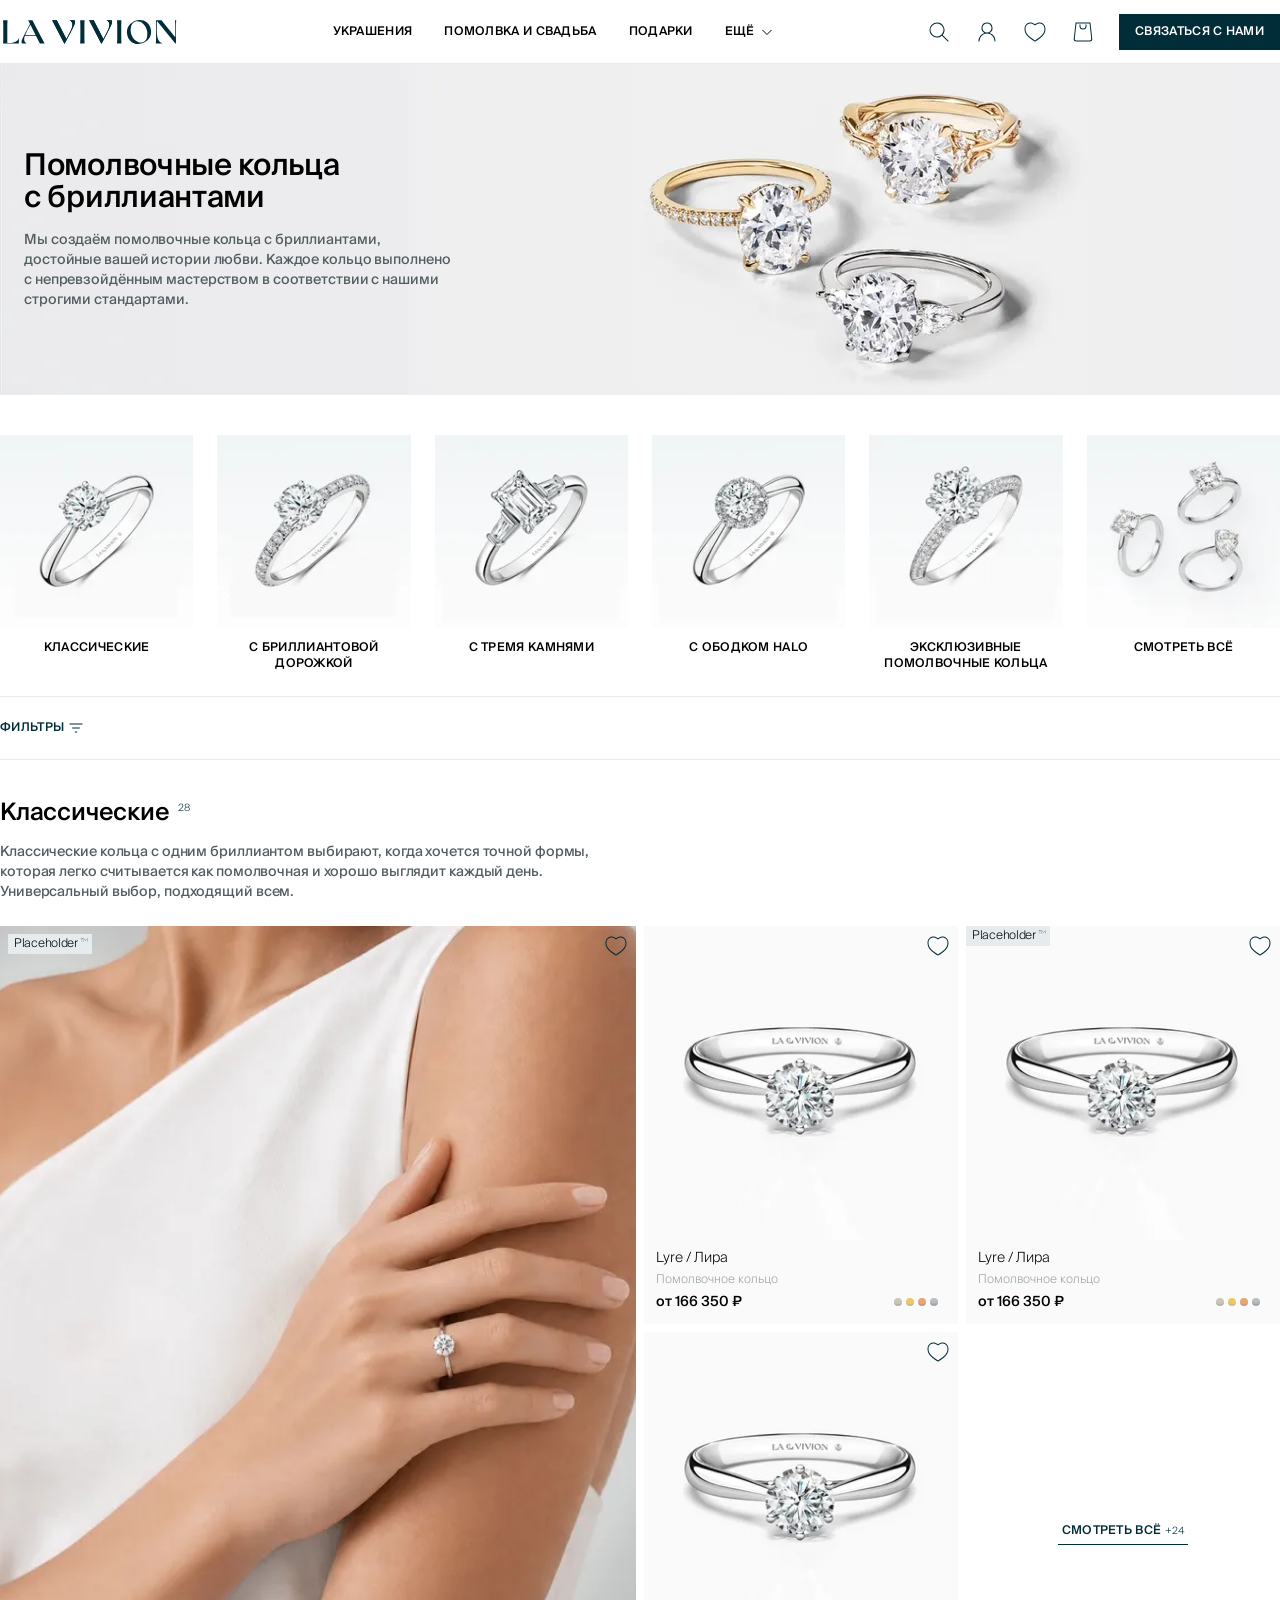
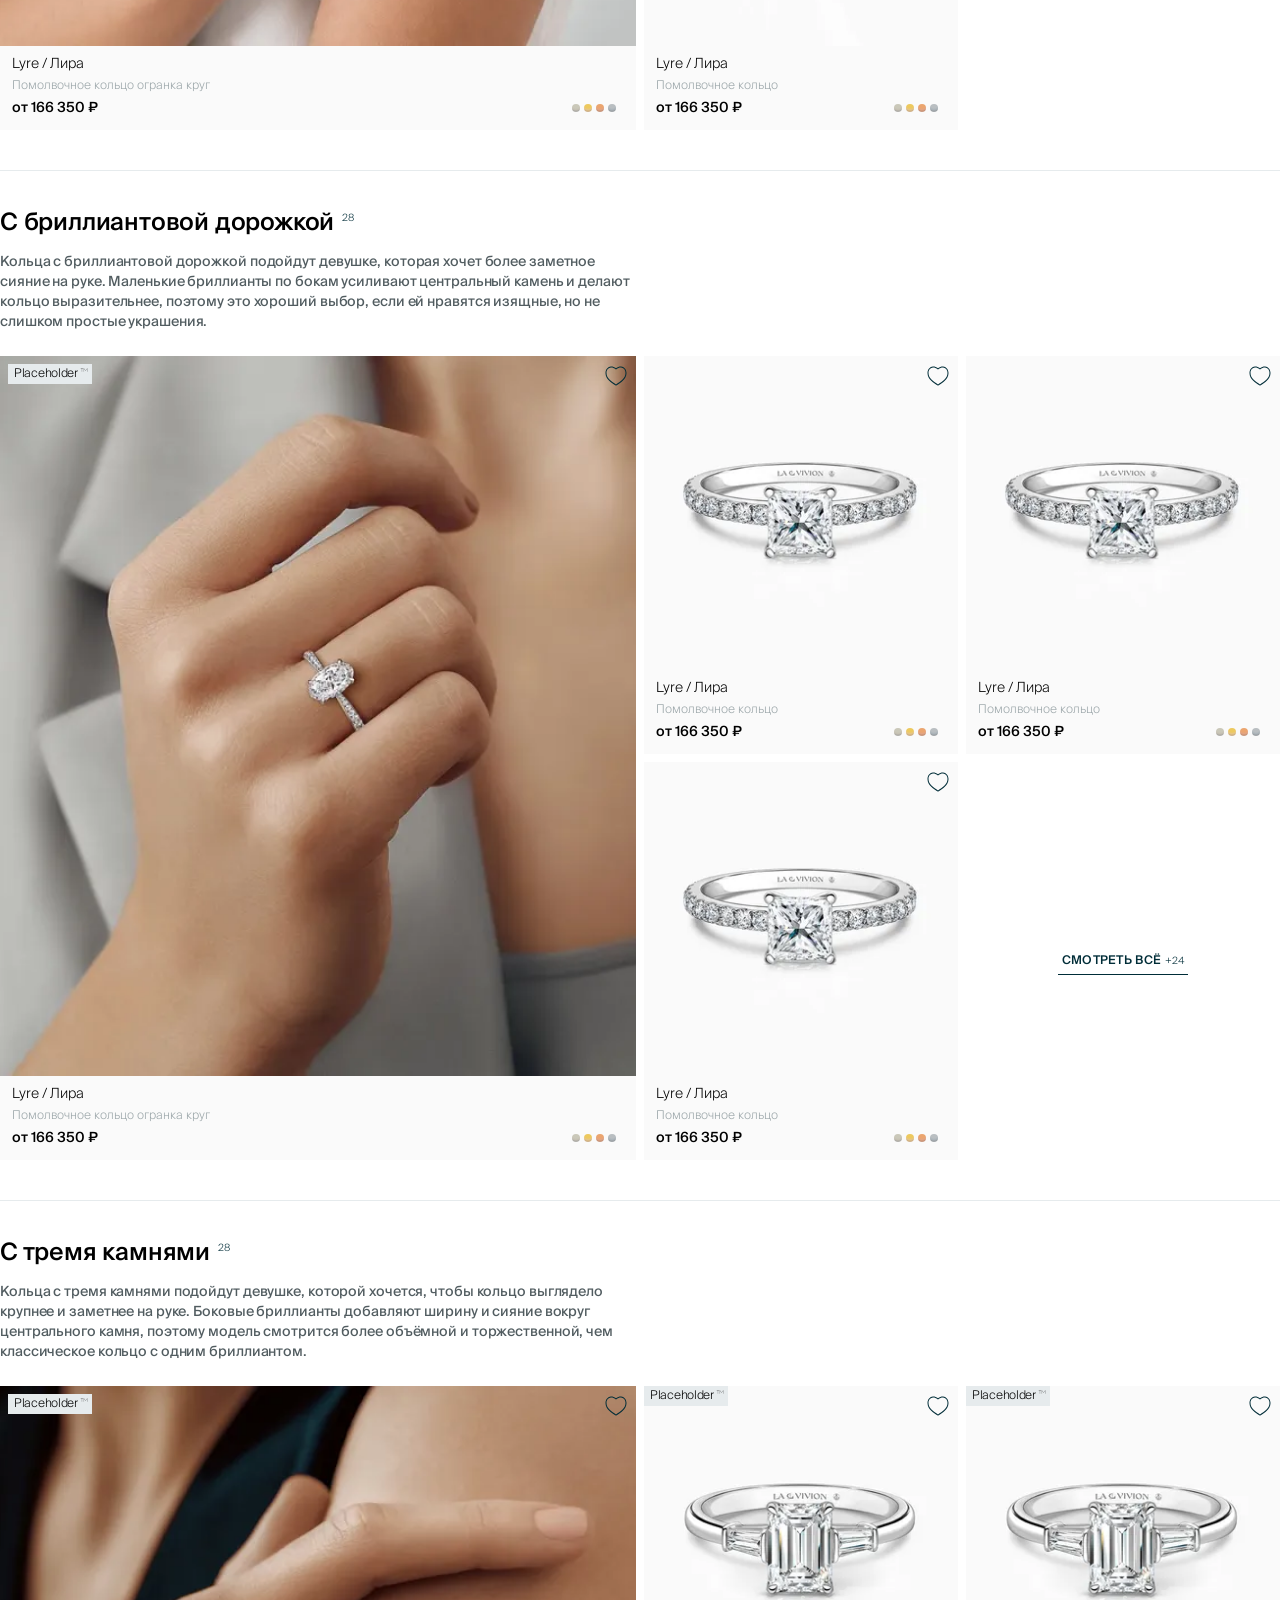
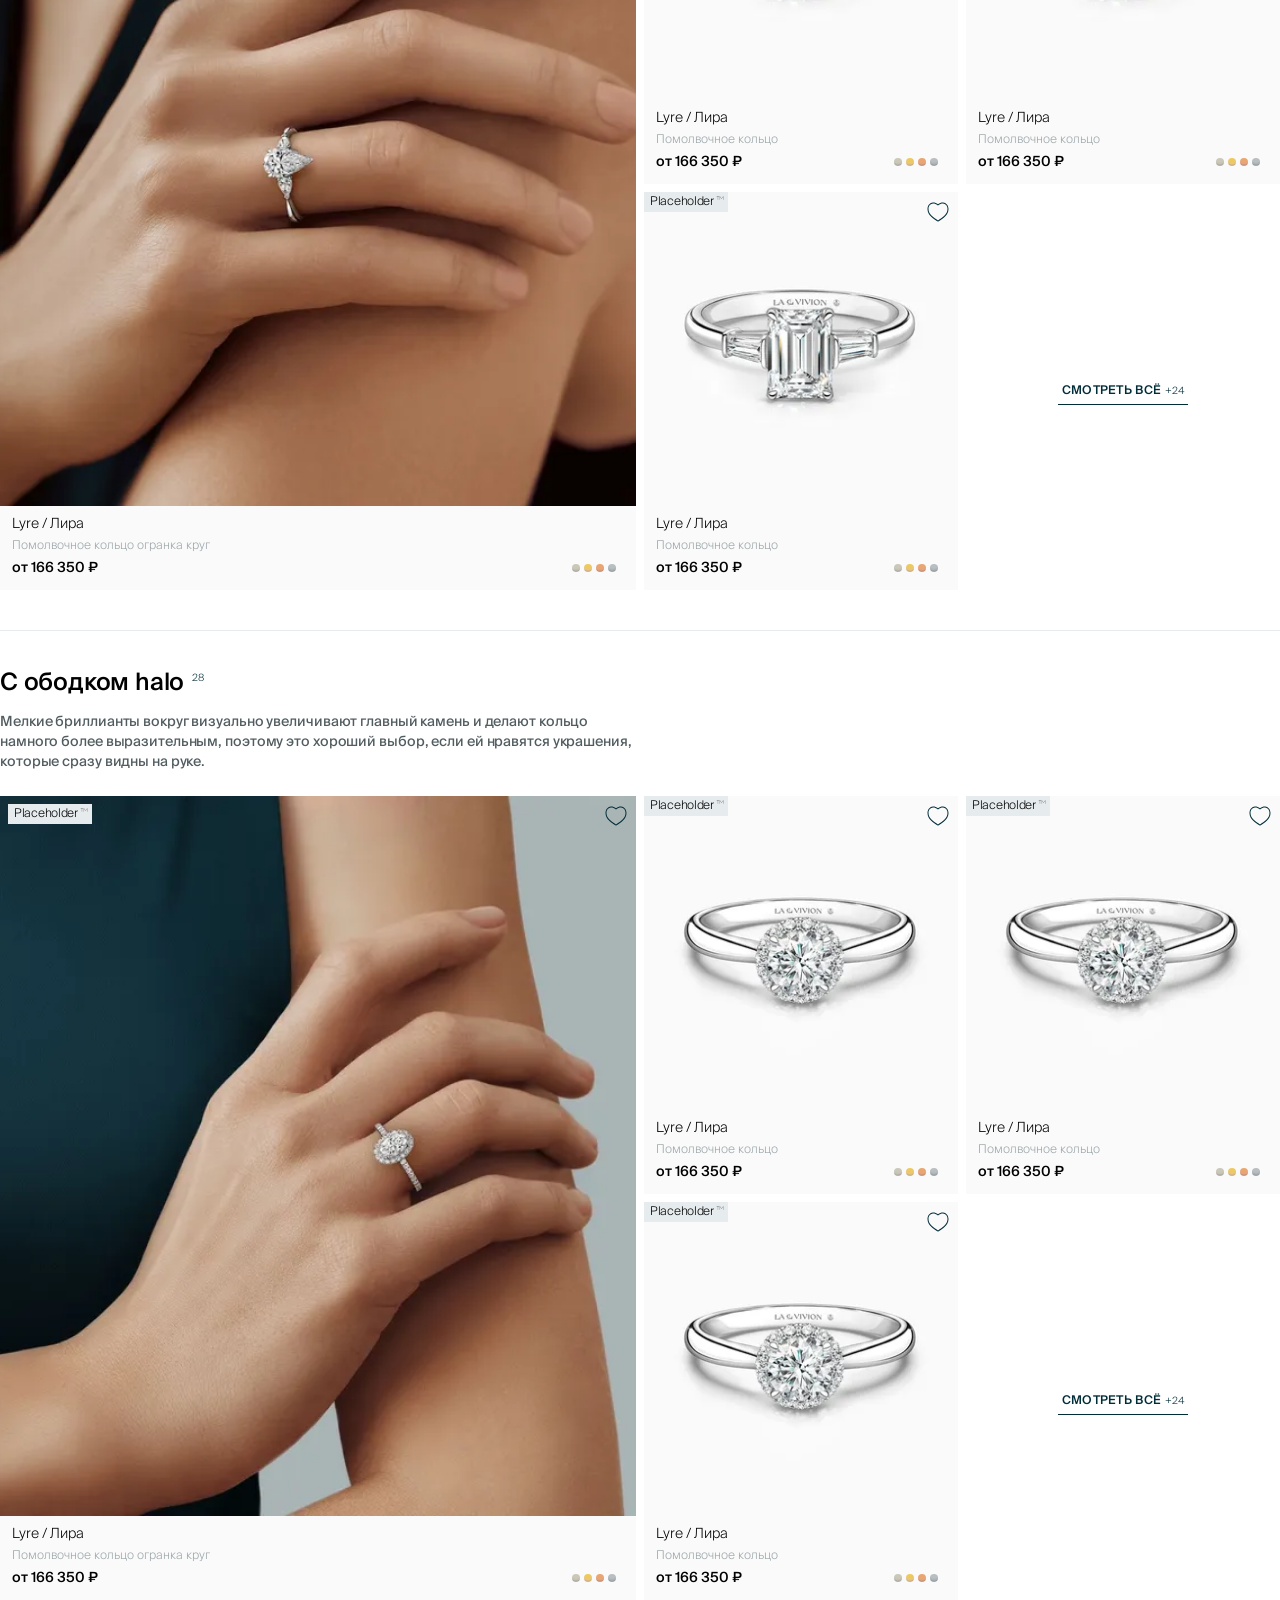
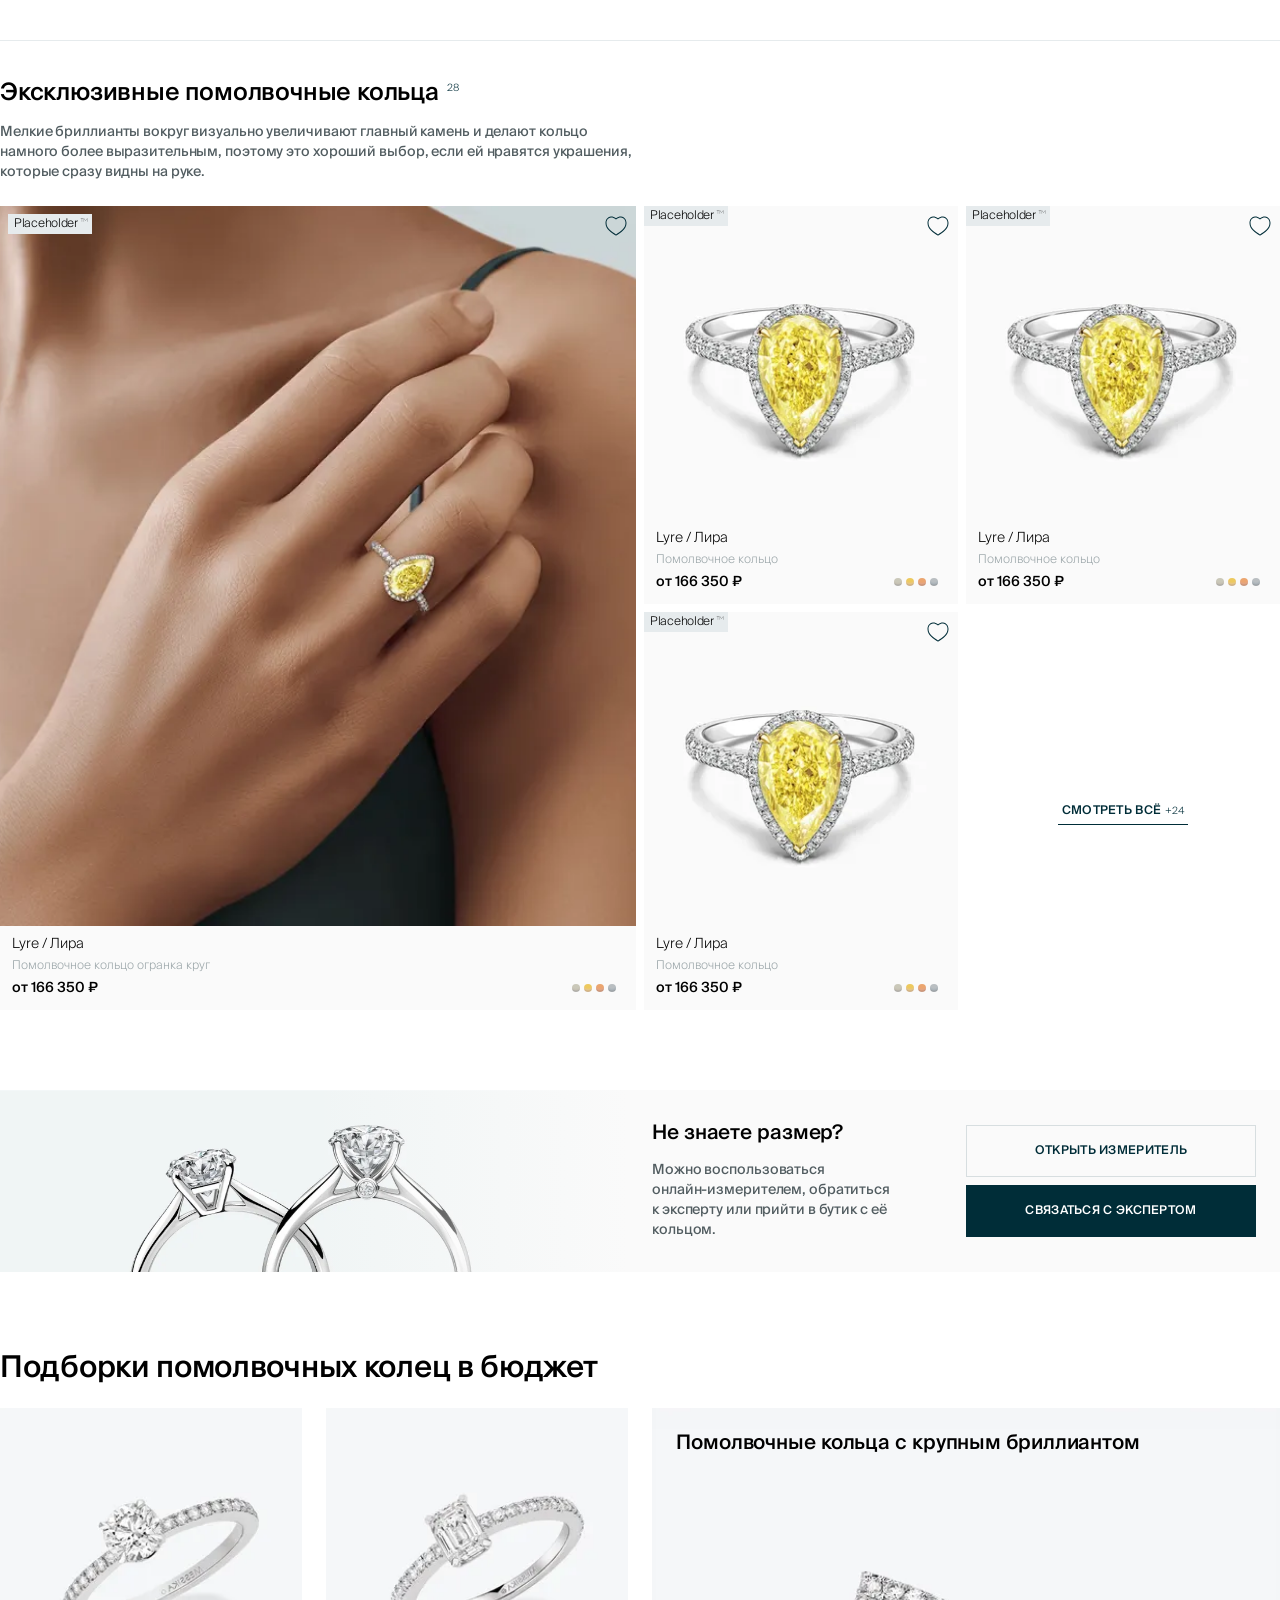
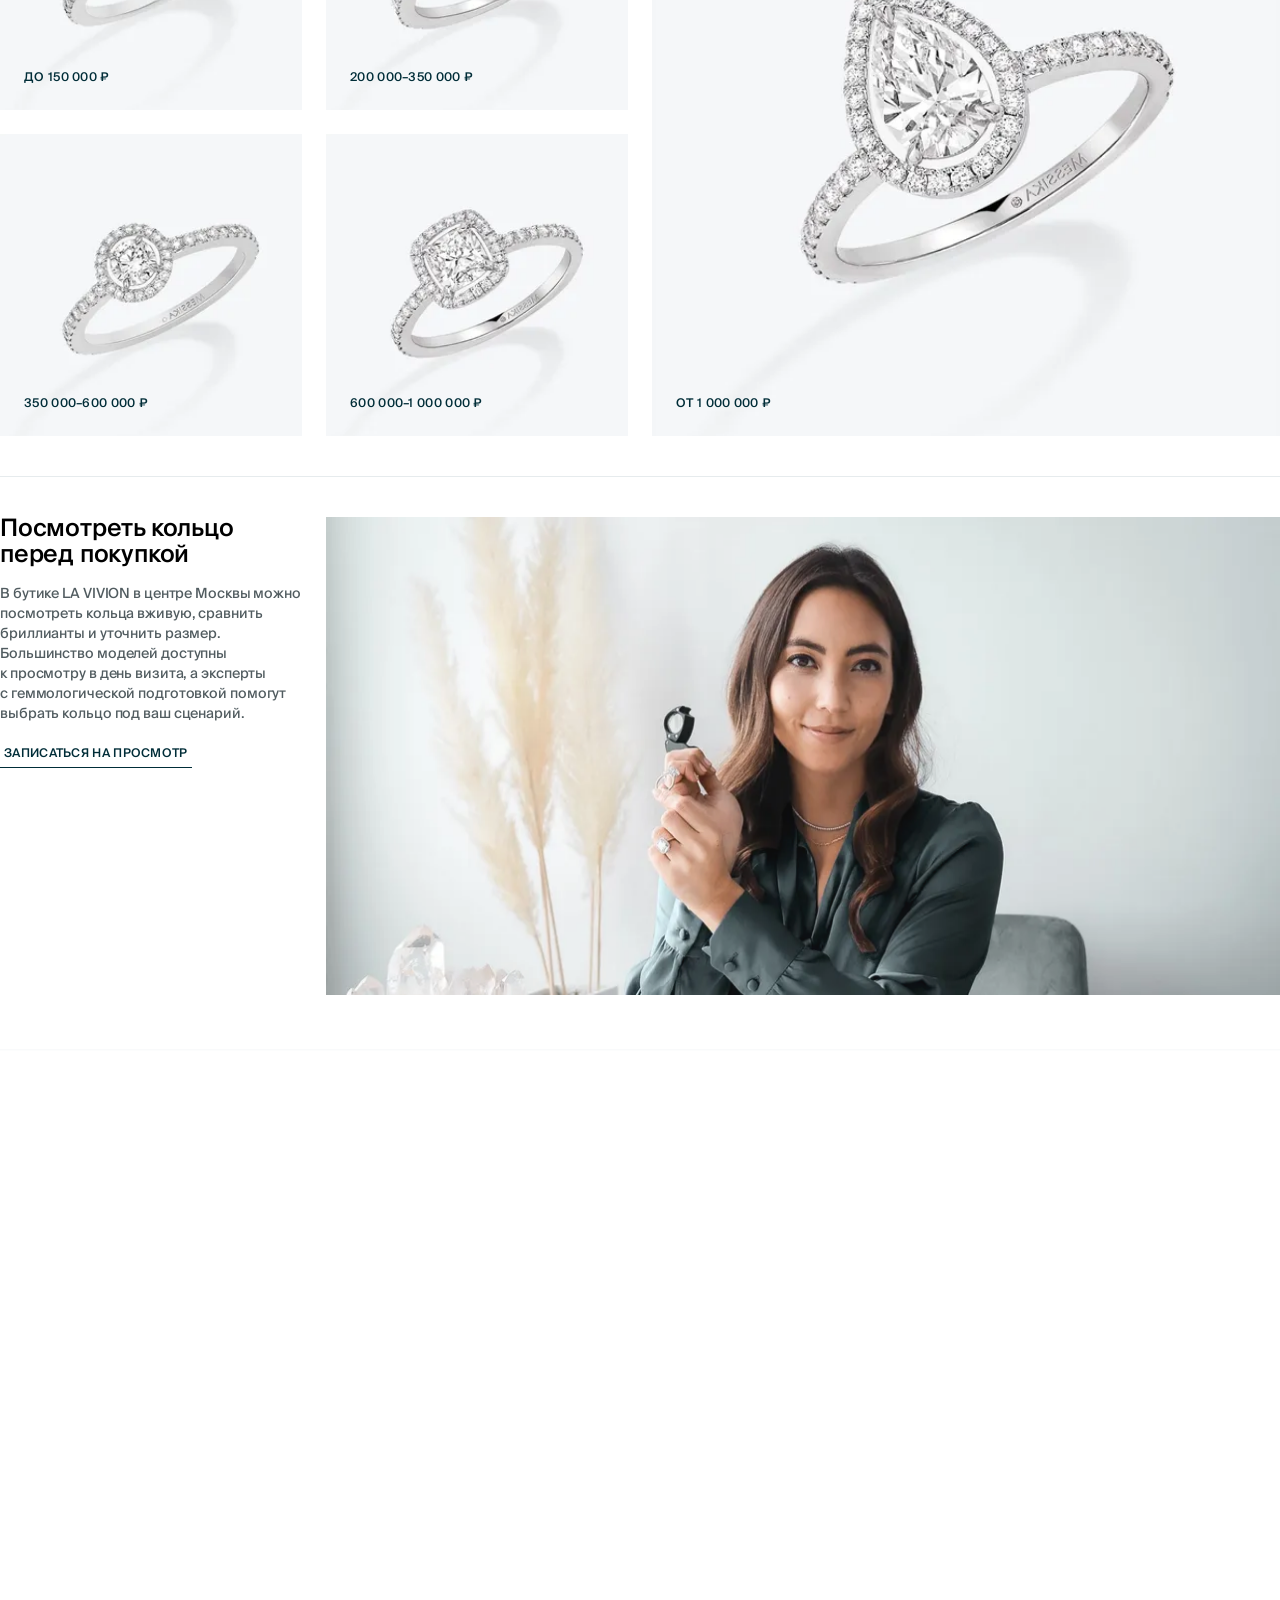
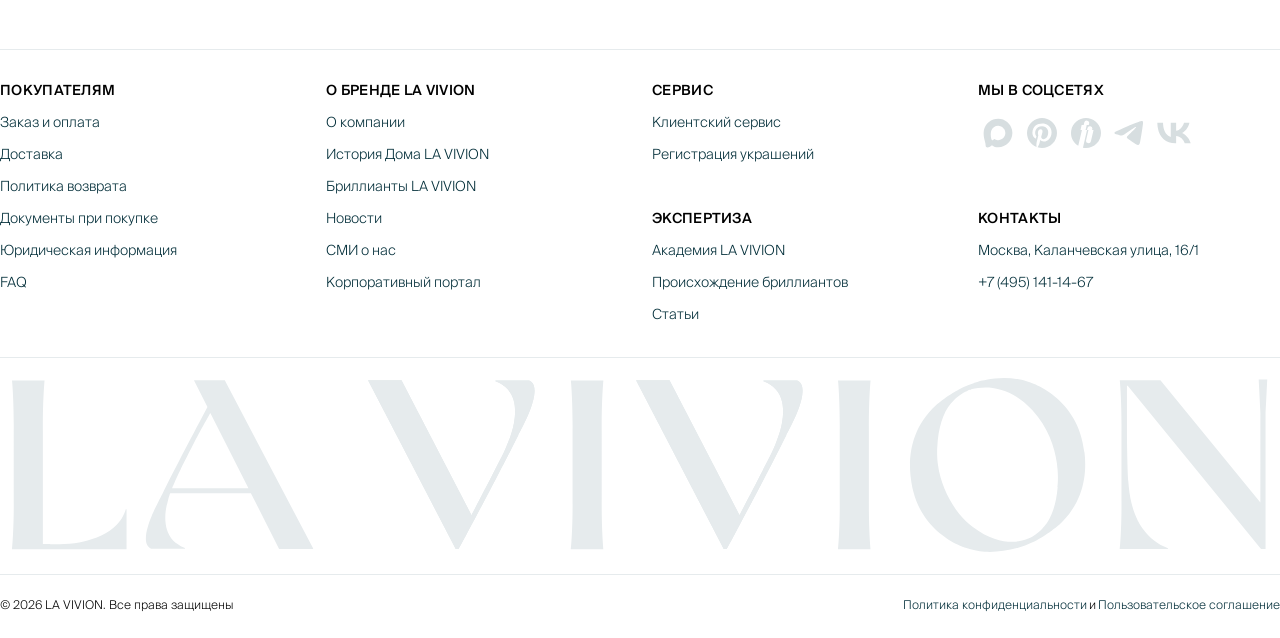
<file: index.html>
<!DOCTYPE html><html  lang="ru"><head><meta charset="utf-8"><meta name="viewport" content="width=device-width, initial-scale=1"><title>Помолвочные кольца с бриллиантами — LA VIVION</title><script>document.documentElement.classList.add("js")</script><style>[data-v-8e518c84]:root{--bp-xs:0;--bp-sm:480px;--bp-md:768px;--bp-lg:1024px;--bp-xl:1280px;--bp-2xl:1536px}.primary-nav[data-v-8e518c84]{align-self:stretch;flex:1;min-width:0}.primary-nav__list[data-v-8e518c84]{align-items:center;display:flex;gap:var(--spacing-3xl);height:100%;justify-content:safe center;list-style:none;margin:0;padding:0}.primary-nav__item[data-v-8e518c84]{align-items:center;align-self:stretch;display:flex;flex-shrink:0}.primary-nav__link[data-v-8e518c84]{align-items:center;color:var(--color-text-primary);display:flex;font-family:var(--text-heading-xs-family);font-size:var(--text-heading-xs-size);font-weight:var(--text-heading-xs-weight);gap:var(--spacing-2xs);height:40px;letter-spacing:var(--text-heading-xs-letter-spacing);line-height:var(--text-heading-xs-line-height);text-transform:var(--text-heading-xs-transform);transition:opacity var(--duration-fast) var(--ease-standard);white-space:nowrap}@media(hover:hover)and (pointer:fine){.primary-nav__link[data-v-8e518c84]:hover{opacity:.7}}.primary-nav__more[data-v-8e518c84]{display:none;position:relative}.primary-nav__trigger[data-v-8e518c84]{-webkit-appearance:none;-moz-appearance:none;appearance:none;background:none;border:0;color:inherit;cursor:pointer;font:inherit;font-family:var(--text-heading-xs-family);font-size:var(--text-heading-xs-size);font-weight:var(--text-heading-xs-weight);letter-spacing:var(--text-heading-xs-letter-spacing);line-height:var(--text-heading-xs-line-height);padding:0;text-transform:var(--text-heading-xs-transform)}.primary-nav__menu[data-v-8e518c84]{background:var(--color-bg-surface);border:1px solid var(--color-border-subtle);display:none;flex-direction:column;list-style:none;margin:0;min-width:220px;padding:var(--spacing-s) 0;position:absolute;right:0;top:100%;z-index:var(--z-dropdown)}.primary-nav__menu--open[data-v-8e518c84],.primary-nav__more:hover .primary-nav__menu[data-v-8e518c84]{display:flex}.primary-nav__menu-item[data-v-8e518c84]{display:none}.primary-nav__menu-link[data-v-8e518c84]{color:var(--color-text-primary);display:block;font-family:var(--text-heading-xs-family);font-size:var(--text-heading-xs-size);font-weight:var(--text-heading-xs-weight);letter-spacing:var(--text-heading-xs-letter-spacing);line-height:var(--text-heading-xs-line-height);padding:var(--spacing-m) var(--spacing-l);text-transform:var(--text-heading-xs-transform);transition:background-color var(--duration-fast) var(--ease-standard);white-space:nowrap}@media(hover:hover)and (pointer:fine){.primary-nav__menu-link[data-v-8e518c84]:hover{background:var(--color-bg-surface-muted)}}@media(max-width:1359.98px){.primary-nav__more[data-v-8e518c84]{display:flex}.primary-nav__item[data-v-8e518c84]:nth-child(5){display:none}.primary-nav__menu-item[data-v-8e518c84]:nth-child(5){display:block}}@media(max-width:1319.98px){.primary-nav__more[data-v-8e518c84]{display:flex}.primary-nav__item[data-v-8e518c84]:nth-child(4){display:none}.primary-nav__menu-item[data-v-8e518c84]:nth-child(4){display:block}}@media(max-width:1099.98px){.primary-nav__more[data-v-8e518c84]{display:flex}.primary-nav__item[data-v-8e518c84]:nth-child(3){display:none}.primary-nav__menu-item[data-v-8e518c84]:nth-child(3){display:block}}@media(max-width:999.98px){.primary-nav__more[data-v-8e518c84]{display:flex}.primary-nav__item[data-v-8e518c84]:nth-child(2){display:none}.primary-nav__menu-item[data-v-8e518c84]:nth-child(2){display:block}}@media(max-width:819.98px){.primary-nav__more[data-v-8e518c84]{display:flex}.primary-nav__item[data-v-8e518c84]:first-child{display:none}.primary-nav__menu-item[data-v-8e518c84]:first-child{display:block}}</style><style>[data-v-e115a424]:root{--bp-xs:0;--bp-sm:480px;--bp-md:768px;--bp-lg:1024px;--bp-xl:1280px;--bp-2xl:1536px}.mobile-nav[data-v-e115a424]{align-items:center;display:none}@media(max-width:767.98px){.mobile-nav[data-v-e115a424]{display:flex}}.mobile-nav__overlay[data-v-e115a424]{display:flex;inset:0;justify-content:flex-end;position:fixed;z-index:var(--z-overlay)}.mobile-nav__backdrop[data-v-e115a424]{-webkit-appearance:none;-moz-appearance:none;appearance:none;background:none;background:#002d3866;border:0;color:inherit;cursor:pointer;font:inherit;inset:0;padding:0;position:absolute}.mobile-nav__panel[data-v-e115a424]{background:var(--color-bg-surface);display:flex;flex-direction:column;gap:var(--spacing-3xl);overflow-y:auto;padding:var(--spacing-l) var(--spacing-2xl) var(--spacing-3xl);position:relative;width:min(320px,100%)}.mobile-nav__head[data-v-e115a424]{align-items:center;display:flex;gap:var(--spacing-l);height:36px;justify-content:space-between}.mobile-nav__logo[data-v-e115a424]{color:var(--color-text-brand);width:140px}.mobile-nav__list[data-v-e115a424]{display:flex;flex-direction:column;gap:var(--spacing-l);list-style:none;margin:0;padding:0}.mobile-nav__list--secondary[data-v-e115a424]{border-top:1px solid var(--color-border-subtle);padding-top:var(--spacing-3xl)}.mobile-nav__link[data-v-e115a424]{color:var(--color-text-primary);display:block;font-family:var(--text-heading-xs-family);font-size:var(--text-heading-xs-size);font-weight:var(--text-heading-xs-weight);letter-spacing:var(--text-heading-xs-letter-spacing);line-height:var(--text-heading-xs-line-height);text-transform:var(--text-heading-xs-transform)}</style><style>[data-v-6465ed4d]:root{--bp-xs:0;--bp-sm:480px;--bp-md:768px;--bp-lg:1024px;--bp-xl:1280px;--bp-2xl:1536px}.page-header[data-v-6465ed4d]{background:var(--color-bg-surface)}.page-header__row[data-v-6465ed4d]{align-items:center;box-shadow:inset 0 -1px 0 var(--color-border-subtle);display:flex;gap:var(--spacing-2xl);height:64px;justify-content:space-between}.page-header__logo[data-v-6465ed4d]{align-items:center;color:var(--color-text-brand);display:flex;flex-shrink:0;height:36px;justify-content:center;width:180px}.page-header__logo-mark[data-v-6465ed4d]{width:173.26px}.page-header__actions[data-v-6465ed4d]{flex-shrink:0;justify-content:flex-end}.page-header__actions[data-v-6465ed4d],.page-header__icons[data-v-6465ed4d]{align-items:center;display:flex;gap:var(--spacing-2xl)}@media(max-width:767.98px){.page-header__actions[data-v-6465ed4d],.page-header__nav[data-v-6465ed4d]{display:none}}</style><style>[data-v-08f95663]:root{--bp-xs:0;--bp-sm:480px;--bp-md:768px;--bp-lg:1024px;--bp-xl:1280px;--bp-2xl:1536px}.footer-nav-group[data-v-08f95663]{align-items:flex-start;display:flex;flex-direction:column;gap:var(--spacing-m)}.footer-nav-group__title[data-v-08f95663]{align-items:center;color:var(--color-text-primary);display:flex;font-family:var(--text-heading-s-family);font-size:var(--text-heading-s-size);font-weight:var(--text-heading-s-weight);height:20px;letter-spacing:var(--text-heading-s-letter-spacing);line-height:var(--text-heading-s-line-height);margin:0;text-transform:var(--text-heading-s-transform)}</style><style>[data-v-d7d5dca2]:root{--bp-xs:0;--bp-sm:480px;--bp-md:768px;--bp-lg:1024px;--bp-xl:1280px;--bp-2xl:1536px}.page-footer[data-v-d7d5dca2]{background:var(--color-bg-surface)}.page-footer__disclaimer[data-v-d7d5dca2],.page-footer__logo[data-v-d7d5dca2],.page-footer__nav[data-v-d7d5dca2]{box-shadow:inset 0 1px 0 var(--color-border-subtle)}.page-footer__nav[data-v-d7d5dca2]{-moz-column-gap:var(--spacing-2xl);column-gap:var(--spacing-2xl);display:grid;grid-template-columns:repeat(4,1fr);padding-block:var(--spacing-3xl);row-gap:calc(var(--spacing-4xl) + var(--spacing-2xs))}.page-footer__group[data-v-d7d5dca2]{align-self:start}.page-footer__group[data-v-d7d5dca2]:nth-child(-n+2){grid-row:span 2}.page-footer__list[data-v-d7d5dca2]{display:flex;flex-direction:column;gap:var(--spacing-m);list-style:none;margin:0;padding:0;width:100%}.page-footer__link[data-v-d7d5dca2]{color:var(--color-text-brand);display:block;font-family:var(--text-body-m-light-family);font-size:var(--text-body-m-light-size);font-weight:var(--text-body-m-light-weight);letter-spacing:var(--text-body-m-light-letter-spacing);line-height:var(--text-body-m-light-line-height);text-transform:var(--text-body-m-light-transform);transition:opacity var(--duration-fast) var(--ease-standard)}@media(hover:hover)and (pointer:fine){.page-footer__link[data-v-d7d5dca2]:hover{opacity:.7}}.page-footer__link--small[data-v-d7d5dca2]{font-family:var(--text-body-s-light-family);font-size:var(--text-body-s-light-size);font-weight:var(--text-body-s-light-weight);letter-spacing:var(--text-body-s-light-letter-spacing);line-height:var(--text-body-s-light-line-height);text-transform:var(--text-body-s-light-transform)}.page-footer__socials[data-v-d7d5dca2]{align-items:center;display:flex;flex-wrap:wrap;gap:var(--spacing-2xs);list-style:none;margin:0;padding:0}.page-footer__social[data-v-d7d5dca2]{color:var(--color-border-default)}.page-footer__logo[data-v-d7d5dca2]{align-items:center;aspect-ratio:1392/236;color:var(--color-text-decorative);display:flex;justify-content:center;padding-block:var(--spacing-s)}.page-footer__logo-mark[data-v-d7d5dca2]{width:98.07%}.page-footer__disclaimer[data-v-d7d5dca2]{align-items:flex-start;display:flex;flex-wrap:wrap;gap:var(--spacing-s) var(--spacing-2xl);padding-block:var(--spacing-2xl)}.page-footer__copyright[data-v-d7d5dca2]{flex:1}.page-footer__copyright[data-v-d7d5dca2],.page-footer__legal[data-v-d7d5dca2]{color:var(--color-text-primary);font-family:var(--text-body-s-light-family);font-size:var(--text-body-s-light-size);font-weight:var(--text-body-s-light-weight);letter-spacing:var(--text-body-s-light-letter-spacing);line-height:var(--text-body-s-light-line-height);margin:0;text-transform:var(--text-body-s-light-transform)}.page-footer__legal[data-v-d7d5dca2]{align-items:flex-start;display:flex;flex-wrap:wrap;gap:var(--spacing-3xs)}@media(max-width:1023.98px){.page-footer__nav[data-v-d7d5dca2]{grid-template-columns:repeat(2,1fr);row-gap:var(--spacing-4xl)}.page-footer__group[data-v-d7d5dca2]:nth-child(-n+2){grid-row:auto}}@media(max-width:479.98px){.page-footer__nav[data-v-d7d5dca2]{grid-template-columns:1fr;row-gap:var(--spacing-3xl)}}</style><style>[data-v-46b3e057]:root{--bp-xs:0;--bp-sm:480px;--bp-md:768px;--bp-lg:1024px;--bp-xl:1280px;--bp-2xl:1536px}.default-layout[data-v-46b3e057]{display:flex;flex-direction:column;min-height:100vh}.default-layout__skip[data-v-46b3e057]{height:1px;margin:-1px;overflow:hidden;padding:0;position:absolute;width:1px;clip:rect(0,0,0,0);border:0;white-space:nowrap}.default-layout__skip[data-v-46b3e057]:focus-visible{font-family:var(--text-heading-xs-family);font-size:var(--text-heading-xs-size);font-weight:var(--text-heading-xs-weight);height:auto;left:var(--spacing-m);letter-spacing:var(--text-heading-xs-letter-spacing);line-height:var(--text-heading-xs-line-height);margin:0;overflow:visible;padding:var(--spacing-s) var(--spacing-l);position:fixed;text-transform:var(--text-heading-xs-transform);top:var(--spacing-m);width:auto;z-index:var(--z-sticky);clip:auto;background:var(--color-action-primary-bg);color:var(--color-text-inverse)}.default-layout__main[data-v-46b3e057]{flex:1}.default-layout__main[data-v-46b3e057]:focus{outline:none}</style><style>[data-v-96aa0113]:root{--bp-xs:0;--bp-sm:480px;--bp-md:768px;--bp-lg:1024px;--bp-xl:1280px;--bp-2xl:1536px}.container[data-v-96aa0113]{margin-inline:auto;max-width:1920px;padding-inline:clamp(var(--spacing-l),var(--spacing-l) + (var(--spacing-2xl) - var(--spacing-l)) * (100vw - 480px)/(1024px - 480px),var(--spacing-2xl));width:100%}</style><style>.logo[data-v-98d99744]{color:inherit;display:block;height:auto;width:100%}</style><style>.icon[data-v-afbaca62]{color:inherit;display:block;flex-shrink:0}</style><style>[data-v-8900cab7]:root{--bp-xs:0;--bp-sm:480px;--bp-md:768px;--bp-lg:1024px;--bp-xl:1280px;--bp-2xl:1536px}.icon-button[data-v-8900cab7]{align-items:center;-webkit-appearance:none;-moz-appearance:none;appearance:none;background:none;border:0;color:inherit;color:var(--color-text-brand);cursor:pointer;display:flex;font:inherit;height:var(--icon-button-size);justify-content:center;padding:0;transition:opacity var(--duration-fast) var(--ease-standard);width:var(--icon-button-size)}@media(hover:hover)and (pointer:fine){.icon-button[data-v-8900cab7]:hover{opacity:.7}}</style><style>.contact-request[data-v-509fb30b]{display:grid;margin:0;min-height:120px;place-items:center;text-align:center}</style><style>[data-v-f509b991]:root{--bp-xs:0;--bp-sm:480px;--bp-md:768px;--bp-lg:1024px;--bp-xl:1280px;--bp-2xl:1536px}.btn[data-v-f509b991]{align-items:center;border:0;cursor:pointer;display:inline-flex;font-family:var(--text-heading-xs-family);font-size:var(--text-heading-xs-size);font-weight:var(--text-heading-xs-weight);gap:var(--spacing-2xs);justify-content:center;letter-spacing:var(--text-heading-xs-letter-spacing);line-height:var(--text-heading-xs-line-height);text-decoration:none;text-transform:var(--text-heading-xs-transform);transition:color var(--duration-fast) var(--ease-standard),background-color var(--duration-fast) var(--ease-standard),box-shadow var(--duration-fast) var(--ease-standard),opacity var(--duration-fast) var(--ease-standard);-webkit-user-select:none;-moz-user-select:none;user-select:none;white-space:nowrap}.btn--s[data-v-f509b991]{min-height:36px;padding:var(--spacing-s) var(--spacing-l)}.btn--l[data-v-f509b991]{min-height:52px;padding:var(--spacing-m) var(--spacing-3xl)}.btn--primary[data-v-f509b991]{background:var(--color-action-primary-bg);color:var(--color-action-primary-fg)}@media(hover:hover)and (pointer:fine){.btn--primary[data-v-f509b991]:hover{opacity:.9}}.btn--outline[data-v-f509b991]{background:transparent;box-shadow:inset 0 0 0 1px var(--color-action-secondary-border);color:var(--color-action-secondary-fg)}@media(hover:hover)and (pointer:fine){.btn--outline[data-v-f509b991]:hover{box-shadow:inset 0 0 0 1px var(--color-border-brand)}}.btn--link[data-v-f509b991],.btn--text[data-v-f509b991]{background:transparent;color:var(--color-text-brand);min-height:0}.btn--text[data-v-f509b991]{padding:0}.btn--link[data-v-f509b991]{box-shadow:inset 0 -1px 0 var(--color-border-brand);padding:var(--spacing-xs) var(--spacing-2xs)}.btn__suffix[data-v-f509b991]{align-self:flex-start;font-family:var(--text-body-xs-light-family);font-size:var(--text-body-xs-light-size);font-weight:var(--text-body-xs-light-weight);letter-spacing:var(--text-body-xs-light-letter-spacing);line-height:var(--text-body-xs-light-line-height);padding-block:1px;text-transform:var(--text-body-xs-light-transform)}.btn[data-v-f509b991]:disabled,.btn[aria-disabled=true][data-v-f509b991]{cursor:not-allowed;opacity:.5;pointer-events:none}</style><style>[data-v-175017ad]:root{--bp-xs:0;--bp-sm:480px;--bp-md:768px;--bp-lg:1024px;--bp-xl:1280px;--bp-2xl:1536px}.modal[data-v-175017ad]{background:transparent;border:0;color:var(--color-text-primary);margin:auto;padding:0;width:min(480px,100% - var(--spacing-3xl))}.modal[data-v-175017ad]::backdrop{background:#002d3866}.modal[open][data-v-175017ad]{animation:modal-appear-175017ad var(--duration-medium) var(--ease-decelerate)}.modal__panel[data-v-175017ad]{background:var(--color-bg-surface);padding:var(--spacing-3xl);position:relative}.modal__close[data-v-175017ad]{position:absolute;right:var(--spacing-m);top:var(--spacing-m)}.modal__body[data-v-175017ad]{color:var(--color-text-secondary);font-family:var(--text-body-m-family);font-size:var(--text-body-m-size);font-weight:var(--text-body-m-weight);letter-spacing:var(--text-body-m-letter-spacing);line-height:var(--text-body-m-line-height);text-transform:var(--text-body-m-transform)}@keyframes modal-appear-175017ad{0%{opacity:0;transform:translateY(8px)}}</style><style>[data-v-bc903e58]:root{--bp-xs:0;--bp-sm:480px;--bp-md:768px;--bp-lg:1024px;--bp-xl:1280px;--bp-2xl:1536px}.showcase-hero[data-v-bc903e58]{aspect-ratio:1392/360;overflow:hidden;position:relative}.showcase-hero__image[data-v-bc903e58]{animation:showcase-hero-appear-bc903e58 calc(var(--duration-reveal)*2) var(--ease-decelerate) both;height:100%;inset:0;-o-object-fit:cover;object-fit:cover;position:absolute;width:100%}.showcase-hero__content[data-v-bc903e58]{align-items:flex-start;display:flex;flex-direction:column;gap:var(--spacing-l);left:var(--spacing-2xl);max-width:432px;position:absolute;top:50%;transform:translateY(-50%)}.showcase-hero__title[data-v-bc903e58]{color:var(--color-text-primary);font-family:var(--text-heading-xl-family);font-size:var(--text-heading-xl-size);font-weight:var(--text-heading-xl-weight);letter-spacing:var(--text-heading-xl-letter-spacing);line-height:var(--text-heading-xl-line-height);margin:0;text-transform:var(--text-heading-xl-transform)}.showcase-hero__description[data-v-bc903e58]{color:var(--color-text-secondary);font-family:var(--text-body-m-family);font-size:var(--text-body-m-size);font-weight:var(--text-body-m-weight);letter-spacing:var(--text-body-m-letter-spacing);line-height:var(--text-body-m-line-height);margin:0;text-transform:var(--text-body-m-transform)}@media(max-width:1023.98px){.showcase-hero[data-v-bc903e58]{aspect-ratio:auto;display:flex;flex-direction:column;gap:var(--spacing-l)}.showcase-hero__image[data-v-bc903e58]{aspect-ratio:16/9;height:auto;-o-object-position:72% 50%;object-position:72% 50%;position:static}.showcase-hero__content[data-v-bc903e58]{max-width:none;position:static;transform:none}}@media(max-width:767.98px){.showcase-hero__image[data-v-bc903e58]{aspect-ratio:4/3}}@keyframes showcase-hero-appear-bc903e58{0%{opacity:0;transform:translateY(24px)}}</style><style>[data-v-504895ac]:root{--bp-xs:0;--bp-sm:480px;--bp-md:768px;--bp-lg:1024px;--bp-xl:1280px;--bp-2xl:1536px}.quick-filter-tiles[data-v-504895ac]{scrollbar-width:none}.quick-filter-tiles[data-v-504895ac]::-webkit-scrollbar{display:none}.quick-filter-tiles[data-v-504895ac]{margin:-4px;overflow-x:auto;overflow-y:hidden;padding:4px;scroll-padding:4px}@media(max-width:1023.98px){.quick-filter-tiles[data-v-504895ac]{scroll-snap-type:x mandatory}}.quick-filter-tiles__track[data-v-504895ac]{align-items:start;display:grid;gap:var(--spacing-2xl);grid-template-columns:repeat(6,1fr);list-style:none;margin:0;padding:0}@media(max-width:1279.98px){.quick-filter-tiles__track[data-v-504895ac]{grid-template-columns:repeat(4,1fr)}}@media(max-width:1023.98px){.quick-filter-tiles__track[data-v-504895ac]{grid-auto-columns:min(200px,34%);grid-auto-flow:column;grid-template-columns:none}}@media(max-width:767.98px){.quick-filter-tiles__track[data-v-504895ac]{gap:var(--spacing-l);grid-auto-columns:min(160px,45%)}}.quick-filter-tiles__item[data-v-504895ac]{min-width:0;scroll-snap-align:start}.quick-filter-tiles__link[data-v-504895ac]{align-items:center;color:var(--color-text-primary);display:flex;flex-direction:column;gap:var(--spacing-m)}.quick-filter-tiles__media[data-v-504895ac]{aspect-ratio:1;background:var(--color-bg-surface-muted);display:block;overflow:hidden;width:100%}.quick-filter-tiles__image[data-v-504895ac]{display:block;height:100%;-o-object-fit:cover;object-fit:cover;width:100%}.quick-filter-tiles__label[data-v-504895ac]{font-family:var(--text-heading-xs-family);font-size:var(--text-heading-xs-size);font-weight:var(--text-heading-xs-weight);letter-spacing:var(--text-heading-xs-letter-spacing);line-height:var(--text-heading-xs-line-height);text-align:center;text-transform:var(--text-heading-xs-transform)}</style><style>[data-v-3a3857e8]:root{--bp-xs:0;--bp-sm:480px;--bp-md:768px;--bp-lg:1024px;--bp-xl:1280px;--bp-2xl:1536px}.filters-bar[data-v-3a3857e8]{box-shadow:inset 0 1px 0 var(--color-border-subtle),inset 0 -1px 0 var(--color-border-subtle)}.filters-bar__row[data-v-3a3857e8]{align-items:center;display:flex;gap:var(--spacing-2xl);padding-block:var(--spacing-2xl)}.filters-bar__panel[data-v-3a3857e8]{display:grid;grid-template-rows:0fr;transition:grid-template-rows var(--duration-slow) var(--ease-standard)}.filters-bar__panel--open[data-v-3a3857e8]{grid-template-rows:1fr}.filters-bar__body[data-v-3a3857e8]{overflow:hidden;transition:visibility var(--duration-slow) var(--ease-standard);visibility:hidden}.filters-bar__panel--open .filters-bar__body[data-v-3a3857e8]{visibility:visible}.filters-bar__placeholder[data-v-3a3857e8]{color:var(--color-text-tertiary);display:grid;font-family:var(--text-body-m-family);font-size:var(--text-body-m-size);font-weight:var(--text-body-m-weight);letter-spacing:var(--text-body-m-letter-spacing);line-height:var(--text-body-m-line-height);margin:0;min-height:120px;padding-bottom:var(--spacing-2xl);place-items:center;text-align:center;text-transform:var(--text-body-m-transform)}</style><style>.catalog-filters[data-v-4e370271]{display:flex;flex-direction:column;gap:var(--spacing-2xl)}</style><style>[data-v-bd176b59]:root{--bp-xs:0;--bp-sm:480px;--bp-md:768px;--bp-lg:1024px;--bp-xl:1280px;--bp-2xl:1536px}.catalog-filters-skeleton[data-v-bd176b59]{display:flex;flex-direction:column;gap:var(--spacing-2xl)}.catalog-filters-skeleton__tiles[data-v-bd176b59]{display:grid;gap:var(--spacing-2xl);grid-template-columns:repeat(6,1fr);list-style:none;margin:0;padding:0}@media(max-width:1279.98px){.catalog-filters-skeleton__tiles[data-v-bd176b59]{grid-template-columns:repeat(4,1fr)}}@media(max-width:767.98px){.catalog-filters-skeleton__tiles[data-v-bd176b59]{grid-template-columns:repeat(2,1fr)}}.catalog-filters-skeleton__tile[data-v-bd176b59]{align-items:center;display:flex;flex-direction:column;gap:var(--spacing-s)}</style><style>[data-v-3cada71e]:root{--bp-xs:0;--bp-sm:480px;--bp-md:768px;--bp-lg:1024px;--bp-xl:1280px;--bp-2xl:1536px}.category-header[data-v-3cada71e]{align-items:flex-start;display:flex;flex-direction:column;gap:var(--spacing-l);max-width:calc(50% - var(--spacing-s)*3/4*2 + var(--spacing-s)*1)}.category-header__heading[data-v-3cada71e]{align-items:flex-start;display:flex;gap:var(--spacing-s)}.category-header__title[data-v-3cada71e]{color:var(--color-text-primary);font-family:var(--text-heading-l-family);font-size:var(--text-heading-l-size);font-weight:var(--text-heading-l-weight);letter-spacing:var(--text-heading-l-letter-spacing);line-height:var(--text-heading-l-line-height);margin:0;text-transform:var(--text-heading-l-transform);white-space:nowrap}.category-header__count[data-v-3cada71e]{color:var(--color-text-brand);font-family:var(--text-body-xs-light-family);font-size:var(--text-body-xs-light-size);font-weight:var(--text-body-xs-light-weight);letter-spacing:var(--text-body-xs-light-letter-spacing);line-height:var(--text-body-xs-light-line-height);padding-block:1px;text-transform:var(--text-body-xs-light-transform)}.category-header__description[data-v-3cada71e]{color:var(--color-text-secondary);font-family:var(--text-body-m-family);font-size:var(--text-body-m-size);font-weight:var(--text-body-m-weight);letter-spacing:var(--text-body-m-letter-spacing);line-height:var(--text-body-m-line-height);margin:0;text-transform:var(--text-body-m-transform)}@media(max-width:1023.98px){.category-header[data-v-3cada71e]{max-width:none}.category-header__title[data-v-3cada71e]{white-space:normal}}</style><style>[data-v-6d167052]:root{--bp-xs:0;--bp-sm:480px;--bp-md:768px;--bp-lg:1024px;--bp-xl:1280px;--bp-2xl:1536px}.product-swatches[data-v-6d167052]{align-items:center;display:flex;gap:var(--spacing-2xs);list-style:none;margin:0;padding:0}.product-swatches__dot[data-v-6d167052]{border-radius:var(--radius-full);height:8px;width:8px}.product-swatches__dot--white-gold[data-v-6d167052]{background:var(--color-swatch-white-gold)}.product-swatches__dot--yellow-gold[data-v-6d167052]{background:var(--color-swatch-yellow-gold)}.product-swatches__dot--rose-gold[data-v-6d167052]{background:var(--color-swatch-rose-gold)}.product-swatches__dot--platinum[data-v-6d167052]{background:var(--color-swatch-platinum)}.product-swatches__label[data-v-6d167052]{height:1px;margin:-1px;overflow:hidden;padding:0;position:absolute;width:1px;clip:rect(0,0,0,0);border:0;white-space:nowrap}</style><style>[data-v-e7985724]:root{--bp-xs:0;--bp-sm:480px;--bp-md:768px;--bp-lg:1024px;--bp-xl:1280px;--bp-2xl:1536px}.product-card[data-v-e7985724]{background:var(--color-bg-surface-subtle);display:flex;flex-direction:column;position:relative}.product-card__media[data-v-e7985724]{overflow:hidden;position:relative}.product-card--large .product-card__media[data-v-e7985724]{flex:1;min-height:0}.product-card--small .product-card__media[data-v-e7985724]{aspect-ratio:1}.product-card__image[data-v-e7985724]{height:100%;inset:0;-o-object-fit:cover;object-fit:cover;position:absolute;width:100%}.product-card__badge[data-v-e7985724]{position:absolute;z-index:var(--z-docked)}.product-card--large .product-card__badge[data-v-e7985724]{left:var(--spacing-s);top:var(--spacing-s)}.product-card--small .product-card__badge[data-v-e7985724]{left:0;top:0}.product-card__actions[data-v-e7985724]{position:absolute;right:var(--spacing-s);top:var(--spacing-s);z-index:var(--z-docked)}.product-card__info[data-v-e7985724]{display:flex;flex-direction:column;gap:var(--spacing-2xs);padding:var(--spacing-s) var(--spacing-m) var(--spacing-m)}.product-card__title[data-v-e7985724]{color:var(--color-text-primary);font-family:var(--text-body-m-light-family);font-size:var(--text-body-m-light-size);font-weight:var(--text-body-m-light-weight);letter-spacing:var(--text-body-m-light-letter-spacing);line-height:var(--text-body-m-light-line-height);margin:0;overflow:hidden;text-overflow:ellipsis;text-transform:var(--text-body-m-light-transform);white-space:nowrap}.product-card__link[data-v-e7985724]{color:inherit}.product-card__link[data-v-e7985724]:after{content:"";inset:0;position:absolute}.product-card__link[data-v-e7985724]:focus-visible{outline:none}.product-card[data-v-e7985724]:has(.product-card__link:focus-visible){border-radius:2px;outline:2px solid var(--color-border-focus);outline-offset:2px}.product-card__subtitle[data-v-e7985724]{color:var(--color-text-tertiary);font-family:var(--text-body-s-light-family);font-size:var(--text-body-s-light-size);font-weight:var(--text-body-s-light-weight);letter-spacing:var(--text-body-s-light-letter-spacing);line-height:var(--text-body-s-light-line-height);margin:0;overflow:hidden;text-overflow:ellipsis;text-transform:var(--text-body-s-light-transform);white-space:nowrap}.product-card__footer[data-v-e7985724]{align-items:center;display:flex;gap:var(--spacing-xs);padding-right:var(--spacing-s)}.product-card__price[data-v-e7985724]{color:var(--color-text-primary);flex:1;font-family:var(--text-body-m-medium-family);font-size:var(--text-body-m-medium-size);font-weight:var(--text-body-m-medium-weight);letter-spacing:var(--text-body-m-medium-letter-spacing);line-height:var(--text-body-m-medium-line-height);margin:0;text-transform:var(--text-body-m-medium-transform);white-space:nowrap}@media(max-width:1023.98px){.product-card--large .product-card__media[data-v-e7985724]{aspect-ratio:16/10;flex:none}}</style><style>.favorite-button[data-v-b6ae300c]{transition:color var(--duration-fast) var(--ease-standard)}.favorite-button--active[data-v-b6ae300c]{color:var(--color-icon-favorite-active)}</style><style>[data-v-1fddbf18]:root{--bp-xs:0;--bp-sm:480px;--bp-md:768px;--bp-lg:1024px;--bp-xl:1280px;--bp-2xl:1536px}.product-shelf-grid[data-v-1fddbf18]{display:grid;gap:var(--spacing-s);grid-template-columns:repeat(4,1fr)}.product-shelf-grid__featured[data-v-1fddbf18]{grid-column:span 2;grid-row:1/span 2}.product-shelf-grid__more[data-v-1fddbf18]{align-self:center;justify-self:center}@media(max-width:1023.98px){.product-shelf-grid[data-v-1fddbf18]{grid-template-columns:repeat(2,1fr)}.product-shelf-grid__featured[data-v-1fddbf18]{grid-row:auto}}@media(max-width:479.98px){.product-shelf-grid[data-v-1fddbf18]{grid-template-columns:1fr}.product-shelf-grid__featured[data-v-1fddbf18]{grid-column:span 1}.product-shelf-grid__more[data-v-1fddbf18]{justify-self:start;padding-block:var(--spacing-l)}}</style><style>.product-shelf[data-v-e5289908]{display:flex;flex-direction:column;gap:var(--spacing-2xl)}</style><style>[data-v-d78b1199]:root{--bp-xs:0;--bp-sm:480px;--bp-md:768px;--bp-lg:1024px;--bp-xl:1280px;--bp-2xl:1536px}.product-shelf-skeleton[data-v-d78b1199]{display:flex;flex-direction:column;gap:var(--spacing-2xl)}.product-shelf-skeleton__header[data-v-d78b1199]{display:flex;flex-direction:column;gap:var(--spacing-s);max-width:calc(50% - var(--spacing-s)*3/4*2 + var(--spacing-s)*1)}.product-shelf-skeleton__grid[data-v-d78b1199]{display:grid;gap:var(--spacing-s);grid-auto-rows:1fr;grid-template-columns:repeat(4,1fr)}@media(max-width:1023.98px){.product-shelf-skeleton__grid[data-v-d78b1199]{grid-template-columns:repeat(2,1fr)}}@media(max-width:479.98px){.product-shelf-skeleton__grid[data-v-d78b1199]{grid-template-columns:1fr}}.product-shelf-skeleton__featured[data-v-d78b1199]{grid-column:span 2;grid-row:span 2}@media(max-width:1023.98px){.product-shelf-skeleton__featured[data-v-d78b1199]{aspect-ratio:16/10;grid-row:auto}}@media(max-width:479.98px){.product-shelf-skeleton__featured[data-v-d78b1199]{grid-column:auto}}</style><style>[data-v-ab367bf8]:root{--bp-xs:0;--bp-sm:480px;--bp-md:768px;--bp-lg:1024px;--bp-xl:1280px;--bp-2xl:1536px}.size-guide-banner[data-v-ab367bf8]{align-items:center;background:var(--color-bg-surface-subtle);display:grid;gap:var(--spacing-2xl);grid-template-columns:repeat(2,1fr);overflow:hidden}.size-guide-banner__media[data-v-ab367bf8]{align-self:stretch;min-width:0;position:relative}.size-guide-banner__image[data-v-ab367bf8]{height:100%;inset:0;-o-object-fit:cover;object-fit:cover;position:absolute;width:100%}.size-guide-banner__fade[data-v-ab367bf8]{background:linear-gradient(90deg,var(--color-overlay-subtle),var(--color-bg-surface-subtle));inset:0 0 0 50%;position:absolute}.size-guide-banner__content[data-v-ab367bf8]{align-items:center;display:flex;gap:var(--spacing-2xl);min-width:0;padding-right:var(--spacing-2xl);padding-block:var(--spacing-3xl)}.size-guide-banner__text[data-v-ab367bf8]{display:flex;flex:1;flex-direction:column;gap:var(--spacing-l);min-width:0}.size-guide-banner__title[data-v-ab367bf8]{color:var(--color-text-primary);font-family:var(--text-heading-m-family);font-size:var(--text-heading-m-size);font-weight:var(--text-heading-m-weight);letter-spacing:var(--text-heading-m-letter-spacing);line-height:var(--text-heading-m-line-height);margin:0;text-transform:var(--text-heading-m-transform)}.size-guide-banner__description[data-v-ab367bf8]{color:var(--color-text-secondary);font-family:var(--text-body-m-family);font-size:var(--text-body-m-size);font-weight:var(--text-body-m-weight);letter-spacing:var(--text-body-m-letter-spacing);line-height:var(--text-body-m-line-height);margin:0;text-transform:var(--text-body-m-transform)}.size-guide-banner__actions[data-v-ab367bf8]{display:flex;flex:1;flex-direction:column;gap:var(--spacing-s);min-width:0}@media(max-width:1023.98px){.size-guide-banner__content[data-v-ab367bf8]{align-items:stretch;flex-direction:column;padding:var(--spacing-2xl)}}@media(max-width:767.98px){.size-guide-banner[data-v-ab367bf8]{grid-template-columns:1fr}.size-guide-banner__media[data-v-ab367bf8]{aspect-ratio:16/9}.size-guide-banner__fade[data-v-ab367bf8]{display:none}}</style><style>[data-v-8e463daa]:root{--bp-xs:0;--bp-sm:480px;--bp-md:768px;--bp-lg:1024px;--bp-xl:1280px;--bp-2xl:1536px}.collection-card[data-v-8e463daa]{background:var(--color-bg-surface-muted);display:block;overflow:hidden;position:relative}.collection-card[data-v-8e463daa]:not(.collection-card--featured){aspect-ratio:1}.collection-card__image[data-v-8e463daa]{height:110%;left:0;-o-object-fit:cover;object-fit:cover;position:absolute;top:-5%;width:100%}.collection-card__title[data-v-8e463daa]{color:var(--color-text-primary);font-family:var(--text-heading-m-family);font-size:var(--text-heading-m-size);font-weight:var(--text-heading-m-weight);inset:0 0 auto;letter-spacing:var(--text-heading-m-letter-spacing);line-height:var(--text-heading-m-line-height);padding:var(--spacing-2xl);position:absolute;text-transform:var(--text-heading-m-transform)}.collection-card__label[data-v-8e463daa]{color:var(--color-text-brand);font-family:var(--text-heading-xs-family);font-size:var(--text-heading-xs-size);font-weight:var(--text-heading-xs-weight);inset:auto 0 0;letter-spacing:var(--text-heading-xs-letter-spacing);line-height:var(--text-heading-xs-line-height);padding:var(--spacing-2xl);position:absolute;text-transform:var(--text-heading-xs-transform)}</style><style>[data-v-b686a213]:root{--bp-xs:0;--bp-sm:480px;--bp-md:768px;--bp-lg:1024px;--bp-xl:1280px;--bp-2xl:1536px}.budget-collections[data-v-b686a213]{display:flex;flex-direction:column;gap:var(--spacing-2xl)}.budget-collections__title[data-v-b686a213]{color:var(--color-text-primary);font-family:var(--text-heading-xl-family);font-size:var(--text-heading-xl-size);font-weight:var(--text-heading-xl-weight);letter-spacing:var(--text-heading-xl-letter-spacing);line-height:var(--text-heading-xl-line-height);margin:0;text-transform:var(--text-heading-xl-transform)}.budget-collections__grid[data-v-b686a213]{display:grid;gap:var(--spacing-2xl);grid-template-columns:repeat(4,1fr)}.budget-collections__card--featured[data-v-b686a213]{grid-column:3/span 2;grid-row:1/span 2}@media(max-width:1023.98px){.budget-collections__grid[data-v-b686a213]{grid-template-columns:repeat(2,1fr)}.budget-collections__card--featured[data-v-b686a213]{aspect-ratio:4/3;grid-column:span 2;grid-row:auto}}@media(max-width:479.98px){.budget-collections__grid[data-v-b686a213]{gap:var(--spacing-l)}}</style><style>[data-v-b171b3b8]:root{--bp-xs:0;--bp-sm:480px;--bp-md:768px;--bp-lg:1024px;--bp-xl:1280px;--bp-2xl:1536px}.budget-collections-skeleton[data-v-b171b3b8]{display:flex;flex-direction:column;gap:var(--spacing-2xl)}.budget-collections-skeleton__grid[data-v-b171b3b8]{display:grid;gap:var(--spacing-2xl);grid-template-columns:repeat(4,1fr)}@media(max-width:1023.98px){.budget-collections-skeleton__grid[data-v-b171b3b8]{grid-template-columns:repeat(2,1fr)}}.budget-collections-skeleton__featured[data-v-b171b3b8]{grid-area:1/3/3/5}@media(max-width:1023.98px){.budget-collections-skeleton__featured[data-v-b171b3b8]{aspect-ratio:4/3;grid-area:auto/span 2}}</style><style>[data-v-1cf1e006]:root{--bp-xs:0;--bp-sm:480px;--bp-md:768px;--bp-lg:1024px;--bp-xl:1280px;--bp-2xl:1536px}.expert-consultation[data-v-1cf1e006]{align-items:start;display:grid;gap:var(--spacing-2xl);grid-template-columns:repeat(4,1fr)}.expert-consultation__text[data-v-1cf1e006]{align-items:flex-start;display:flex;flex-direction:column;gap:var(--spacing-l)}.expert-consultation__title[data-v-1cf1e006]{color:var(--color-text-primary);font-family:var(--text-heading-l-family);font-size:var(--text-heading-l-size);font-weight:var(--text-heading-l-weight);letter-spacing:var(--text-heading-l-letter-spacing);line-height:var(--text-heading-l-line-height);margin:0;text-transform:var(--text-heading-l-transform);text-wrap:balance}.expert-consultation__description[data-v-1cf1e006]{color:var(--color-text-secondary);font-family:var(--text-body-m-family);font-size:var(--text-body-m-size);font-weight:var(--text-body-m-weight);letter-spacing:var(--text-body-m-letter-spacing);line-height:var(--text-body-m-line-height);margin:0;text-transform:var(--text-body-m-transform)}.expert-consultation__media[data-v-1cf1e006]{aspect-ratio:1038/520;grid-column:span 3;overflow:hidden}.expert-consultation__image[data-v-1cf1e006]{height:100%;-o-object-fit:cover;object-fit:cover;width:100%}@media(max-width:1023.98px){.expert-consultation[data-v-1cf1e006]{grid-template-columns:1fr}.expert-consultation__media[data-v-1cf1e006]{aspect-ratio:3/2;grid-column:span 1}}</style><style>[data-v-f1cd72ea]:root{--bp-xs:0;--bp-sm:480px;--bp-md:768px;--bp-lg:1024px;--bp-xl:1280px;--bp-2xl:1536px}.article-card[data-v-f1cd72ea]{display:flex;flex-direction:column;gap:var(--spacing-l);position:relative}.article-card__media[data-v-f1cd72ea]{aspect-ratio:330/440;background:var(--color-bg-surface-muted);overflow:hidden}.article-card__image[data-v-f1cd72ea]{height:100%;-o-object-fit:cover;object-fit:cover;width:100%}.article-card__text[data-v-f1cd72ea]{display:flex;flex-direction:column;gap:var(--spacing-m)}.article-card__tags[data-v-f1cd72ea]{display:flex;flex-wrap:wrap;gap:var(--spacing-s);list-style:none;margin:0;padding:0}.article-card__tag[data-v-f1cd72ea]{display:flex}.article-card__title[data-v-f1cd72ea]{color:var(--color-text-primary);font-family:var(--text-heading-m-family);font-size:var(--text-heading-m-size);font-weight:var(--text-heading-m-weight);letter-spacing:var(--text-heading-m-letter-spacing);line-height:var(--text-heading-m-line-height);margin:0;text-transform:var(--text-heading-m-transform);text-wrap:balance}.article-card__link[data-v-f1cd72ea]{color:inherit}.article-card__link[data-v-f1cd72ea]:after{content:"";inset:0;position:absolute}.article-card__link[data-v-f1cd72ea]:focus-visible{outline:none}.article-card[data-v-f1cd72ea]:has(.article-card__link:focus-visible){border-radius:2px;outline:2px solid var(--color-border-focus);outline-offset:2px}</style><style>[data-v-8f70c30e]:root{--bp-xs:0;--bp-sm:480px;--bp-md:768px;--bp-lg:1024px;--bp-xl:1280px;--bp-2xl:1536px}.blog-preview[data-v-8f70c30e]{align-items:start;display:grid;gap:var(--spacing-2xl);grid-template-columns:repeat(4,1fr)}.blog-preview__heading[data-v-8f70c30e]{align-items:flex-start;align-self:stretch;background:var(--color-bg-surface);box-shadow:inset -1px 0 0 var(--color-border-subtle);display:flex;flex-direction:column;gap:var(--spacing-l);padding-right:var(--spacing-2xl)}.blog-preview__title[data-v-8f70c30e]{color:var(--color-text-primary);font-family:var(--text-heading-xl-family);font-size:var(--text-heading-xl-size);font-weight:var(--text-heading-xl-weight);letter-spacing:var(--text-heading-xl-letter-spacing);line-height:var(--text-heading-xl-line-height);margin:0;text-transform:var(--text-heading-xl-transform)}.blog-preview__viewport[data-v-8f70c30e]{scrollbar-width:none}.blog-preview__viewport[data-v-8f70c30e]::-webkit-scrollbar{display:none}.blog-preview__viewport[data-v-8f70c30e]{grid-column:span 3;margin:-4px;overflow-x:auto;overflow-y:hidden;padding:4px;scroll-padding:4px;scroll-snap-type:x mandatory}.blog-preview__track[data-v-8f70c30e]{align-items:start;display:grid;gap:var(--spacing-2xl);grid-auto-columns:calc(33.33333% - var(--spacing-2xl)*2/3);grid-auto-flow:column;list-style:none;margin:0;padding:0}.blog-preview__slide[data-v-8f70c30e]{scroll-snap-align:start}@media(max-width:1023.98px){.blog-preview[data-v-8f70c30e]{grid-template-columns:1fr}.blog-preview__heading[data-v-8f70c30e]{box-shadow:inset 0 -1px 0 var(--color-border-subtle);padding-bottom:var(--spacing-2xl);padding-right:0}.blog-preview__viewport[data-v-8f70c30e]{grid-column:span 1}.blog-preview__track[data-v-8f70c30e]{grid-auto-columns:min(280px,78%)}}</style><style>[data-v-5d6b3de5]:root{--bp-xs:0;--bp-sm:480px;--bp-md:768px;--bp-lg:1024px;--bp-xl:1280px;--bp-2xl:1536px}.blog-preview-skeleton[data-v-5d6b3de5]{display:grid;gap:var(--spacing-2xl);grid-template-columns:repeat(4,1fr)}@media(max-width:1023.98px){.blog-preview-skeleton[data-v-5d6b3de5]{grid-template-columns:1fr}}.blog-preview-skeleton__heading[data-v-5d6b3de5]{align-items:flex-start;display:flex}.blog-preview-skeleton__track[data-v-5d6b3de5]{display:grid;gap:var(--spacing-2xl);grid-column:span 3;grid-template-columns:repeat(3,1fr)}@media(max-width:1023.98px){.blog-preview-skeleton__track[data-v-5d6b3de5]{grid-column:auto;grid-template-columns:repeat(2,1fr)}}@media(max-width:479.98px){.blog-preview-skeleton__track[data-v-5d6b3de5]{grid-template-columns:1fr}}</style><style>[data-v-df0ceb06]:root{--bp-xs:0;--bp-sm:480px;--bp-md:768px;--bp-lg:1024px;--bp-xl:1280px;--bp-2xl:1536px}.engagement-rings-page[data-v-df0ceb06]{display:flex;flex-direction:column;gap:var(--spacing-4xl);padding-bottom:var(--spacing-5xl)}.engagement-rings-page__banner[data-v-df0ceb06]{margin-block:var(--spacing-4xl)}@media(max-width:767.98px){.engagement-rings-page[data-v-df0ceb06]{gap:var(--spacing-3xl);padding-bottom:var(--spacing-4xl)}.engagement-rings-page__banner[data-v-df0ceb06]{margin-block:var(--spacing-3xl)}}</style><style>[data-v-8ffff50b]:root{--bp-xs:0;--bp-sm:480px;--bp-md:768px;--bp-lg:1024px;--bp-xl:1280px;--bp-2xl:1536px}.badge[data-v-8ffff50b]{align-items:flex-start;background:var(--color-bg-badge);color:var(--color-text-primary);display:inline-flex;font-family:var(--text-badge-family);font-size:var(--text-badge-size);font-weight:var(--text-badge-weight);gap:var(--spacing-3xs);letter-spacing:var(--text-badge-letter-spacing);line-height:var(--text-badge-line-height);padding:var(--spacing-3xs) var(--spacing-xs);text-transform:var(--text-badge-transform);white-space:nowrap}.badge--trademark[data-v-8ffff50b]{padding-right:var(--spacing-2xs)}.badge__mark[data-v-8ffff50b]{color:var(--color-text-primary)}</style><style>.divider[data-v-1fa33ada]{border:0;height:0;margin:0;overflow:visible;position:relative}.divider[data-v-1fa33ada]:before{background:var(--color-border-subtle);content:"";height:1px;inset-inline:0;position:absolute;top:0}</style><link rel="stylesheet" href="/_nuxt/entry.CvAPNg3i.css" crossorigin><link rel="stylesheet" href="/_nuxt/ContactRequestButton.Bcd_uVgH.css" crossorigin><link rel="preload" as="font" type="font/woff2" href="/fonts/suisse-intl/SuisseIntl-Book.woff2" crossorigin><link rel="preload" as="font" type="font/woff2" href="/fonts/suisse-intl/SuisseIntl-Medium.woff2" crossorigin><link rel="preload" as="image" href="/_ipx/f_webp&q_80&s_3072x794/images/hero/engagement-rings.jpg" imagesizes="(max-width: 479px) 100vw, (max-width: 767px) 100vw, (max-width: 1023px) 100vw, (max-width: 1279px) 100vw, (max-width: 1535px) 100vw, 100vw" imagesrcset="/_ipx/f_webp&q_80&s_320x83/images/hero/engagement-rings.jpg 320w, /_ipx/f_webp&q_80&s_480x124/images/hero/engagement-rings.jpg 480w, /_ipx/f_webp&q_80&s_640x166/images/hero/engagement-rings.jpg 640w, /_ipx/f_webp&q_80&s_768x199/images/hero/engagement-rings.jpg 768w, /_ipx/f_webp&q_80&s_960x248/images/hero/engagement-rings.jpg 960w, /_ipx/f_webp&q_80&s_1024x265/images/hero/engagement-rings.jpg 1024w, /_ipx/f_webp&q_80&s_1280x331/images/hero/engagement-rings.jpg 1280w, /_ipx/f_webp&q_80&s_1536x397/images/hero/engagement-rings.jpg 1536w, /_ipx/f_webp&q_80&s_2048x530/images/hero/engagement-rings.jpg 2048w, /_ipx/f_webp&q_80&s_2560x662/images/hero/engagement-rings.jpg 2560w, /_ipx/f_webp&q_80&s_3072x794/images/hero/engagement-rings.jpg 3072w"><link rel="preload" as="fetch" crossorigin="anonymous" href="/_payload.json?e134c659-4f59-4eee-9478-7017c5c7fd88"><link rel="modulepreload" as="script" crossorigin href="/_nuxt/D23jeBC3.js"><link rel="modulepreload" as="script" crossorigin href="/_nuxt/DOWzkPkI.js"><link rel="modulepreload" as="script" crossorigin href="/_nuxt/Bk7LrqXK.js"><link rel="modulepreload" as="script" crossorigin href="/_nuxt/BOtzkm9h.js"><link rel="modulepreload" as="script" crossorigin href="/_nuxt/DlAUqK2U.js"><link rel="modulepreload" as="script" crossorigin href="/_nuxt/Bc_600Wo.js"><link rel="modulepreload" as="script" crossorigin href="/_nuxt/cbhDw_oo.js"><link rel="modulepreload" as="script" crossorigin href="/_nuxt/3IkALBg-.js"><script type="module" src="/_nuxt/D23jeBC3.js" crossorigin></script><link rel="icon" type="image/svg+xml" href="/favicon.svg"><meta name="robots" content="index, follow, max-image-preview:large, max-snippet:-1, max-video-preview:-1"><meta name="description" content="Помолвочные кольца с бриллиантами LA VIVION: классические, с бриллиантовой дорожкой, с тремя камнями и с ободком halo. Подборки по бюджету и консультация эксперта."><meta property="og:type" content="website"><meta property="og:title" content="Помолвочные кольца с бриллиантами — LA VIVION"><meta property="og:description" content="Помолвочные кольца с бриллиантами LA VIVION: классические, с бриллиантовой дорожкой, с тремя камнями и с ободком halo. Подборки по бюджету и консультация эксперта."><meta property="og:image" content="https://imrd-works.github.io/images/hero/engagement-rings.jpg"><meta name="twitter:card" content="summary_large_image"></head><body><!--teleport start anchor--><!----><!--teleport anchor--><div id="__nuxt"><!--[--><div class="default-layout" data-v-46b3e057><a class="default-layout__skip" href="#content" data-v-46b3e057>Перейти к содержимому</a><header class="page-header" data-v-46b3e057 data-v-6465ed4d><div class="container" data-v-6465ed4d data-v-96aa0113><!--[--><div class="page-header__row" data-v-6465ed4d><a aria-current="page" href="/" class="router-link-active router-link-exact-active page-header__logo" data-v-6465ed4d><svg xmlns="http://www.w3.org/2000/svg" fill="none" viewBox="0 0 173.259 24" class="logo logo--default page-header__logo-mark" role="img" aria-label="LA VIVION, на главную" data-v-6465ed4d data-v-98d99744><g fill="currentColor"><path d="m172.078.2.234 4.657v12.32L158.517.314h-5.614s.278 2.8.234 7.154v9.272c.044 4.179-.234 6.863-.234 6.863h6.664v-.116h-.043c-.19-.058-.35-.145-.511-.218-2.829-1.363-3.835-4.062-3.835-4.062a11.6 11.6 0 0 1-.671-1.974c-.218-.914-.35-1.9-.422-2.945v-.015c-.117-1.19-.175-4.933-.19-6.24V1.07h.102l18.402 22.534h.627V4.726L173.259.2h-1.1809999999999998M148.018 10.27c-.802-7.676-7.553-9.693-7.553-9.693-2.188-.755-4.302-.653-5.95-.348l-.568.13h-.059c-.641.189-2.231.653-3.193 1.234l-.058.029c-.234.13-.89.507-.89.507a12.5 12.5 0 0 0-1.502 1.06c-.102.087-.219.174-.335.26-.131.102-.263.204-.379.32-3.296 3.018-3.777 6.776-3.529 9.562 0 .13.029.247.044.378.802 7.676 7.451 9.692 7.451 9.692.933.334 1.866.508 2.756.58a14 14 0 0 0 6.853-1.407c.102-.043.336-.188.336-.188.233-.13.452-.247.656-.363l.233-.145a12.5 12.5 0 0 0 1.502-1.06c.102-.087.219-.174.335-.26.132-.102.263-.204.379-.305 3.471-3.178 3.821-7.168 3.485-9.998m-3.703 4.774c-.175 2.293-.817 4.237-1.838 5.441a5 5 0 0 1-.262.29c-.073.073-.131.131-.19.204-.102.101-.218.203-.32.304-.292.262-.584.45-.846.61a3.3 3.3 0 0 1-.51.247c-.278.145-3.5 1.668-7.787-1.597-1.24-.943-2.523-2.408-3.514-4.454a14 14 0 0 1-1.079-3.09 31 31 0 0 1-.219-1.321c-.131-1.292-.044-2.148-.044-2.191.117-2.525.773-4.658 1.867-5.95a5 5 0 0 1 .262-.29c.073-.072.131-.13.19-.203.102-.101.218-.203.321-.305.495-.42.962-.696 1.312-.87 0 0 .058-.03.16-.073 0 0 .029 0 .059-.029.131-.058.233-.101.306-.116.029 0 .058-.014.087-.029h.073s.117-.058.175-.072c1.444-.392 4.885-.77 8.283 2.887 2.245 2.423 3.091 5.18 3.397 7.284.029.145.088.726.088.755.145 1.538 0 2.568 0 2.568M118.271 16.77V7.498c-.044-4.353.233-7.168.233-7.168h-4.491s.277 2.8.234 7.168v9.272c.043 4.179-.234 6.863-.234 6.863h4.491s-.262-2.67-.233-6.863M108.385.33h-4.667v.13c.175.059.336.131.496.204 0 0 .117.058.175.101.219.131.394.247.51.334.044.03.073.058.117.087 1.735 1.422 1.481 3.76 1.254 5.05s-.931 3.132-1.618 4.513c-.295.59-3.821 7.443-4.229 8.183L90.755.316h-4.622l12.103 23.303h.423s5.293-9.823 8.209-15.729c0 0 1.006-1.93 1.458-3.018.7-1.698 1.342-3.991.059-4.543"></path><path d="M108.385.33h-4.667v.13c.175.059.336.131.496.204 0 0 .117.058.175.101.219.131.394.247.51.334.044.03.073.058.117.087 1.735 1.422 1.481 3.76 1.254 5.05s-.931 3.132-1.618 4.513c-.295.59-3.821 7.443-4.229 8.183L90.755.316h-4.622l12.103 23.303h.423s5.293-9.823 8.209-15.729c0 0 1.006-1.93 1.458-3.018.7-1.698 1.342-3.991.059-4.543M81.395 16.77V7.498C81.351 3.145 81.63.33 81.63.33h-4.492s.277 2.8.234 7.168v9.272c.043 4.179-.234 6.863-.234 6.863h4.492s-.263-2.67-.234-6.863M71.392.33h-4.667v.13c.175.059.336.131.496.204 0 0 .117.058.175.102.219.13.394.246.51.333.044.03.073.058.117.087 1.735 1.422 1.481 3.76 1.254 5.05s-.93 3.132-1.618 4.513c-.295.59-3.82 7.443-4.229 8.183L53.762.316H49.14l12.103 23.303h.423s5.293-9.823 8.21-15.729c0 0 1.005-1.93 1.457-3.018.7-1.698 1.342-3.991.059-4.543"></path><path d="M71.392.33h-4.667v.13c.175.059.336.131.496.204 0 0 .117.058.175.102.219.13.394.246.51.333.044.03.073.058.117.087 1.735 1.422 1.481 3.76 1.254 5.05s-.93 3.132-1.618 4.513c-.295.59-3.82 7.443-4.229 8.183L53.762.316H49.14l12.103 23.303h.423s5.293-9.823 8.21-15.729c0 0 1.005-1.93 1.457-3.018.7-1.698 1.342-3.991.059-4.543M41.572 23.547 29.367.316H25.11L26.976 4c-1.808 3.396-4.462 8.445-6.24 12.03 0 0-1.007 1.93-1.46 3.017-.422 1.002-.816 2.22-.801 3.15 0 .637.219 1.145.729 1.378h4.666v-.117a5 5 0 0 1-.496-.203s-.116-.058-.175-.101a6 6 0 0 1-.51-.334c-.044-.029-.073-.058-.117-.087-.977-.798-1.327-1.93-1.4-2.96a7.7 7.7 0 0 1 .146-2.046c.015-.102.073-.29.132-.508.029-.116.058-.247.087-.363.146-.58.292-.957.292-.957h11.14l3.893 7.69h4.71l-.029-.043zm-19.48-8.344s.437-1.074 1.21-2.655c.189-.392 1.808-3.584 2.376-4.672.248-.465 1.692-3.062 1.692-3.062l5.264 10.39zM15.807 18.366v-.247h-.103s-.043.131-.058.189c0 .029-.014.044-.029.073a5.4 5.4 0 0 1-.7 1.32c-1.064 1.465-2.756 2.264-4.491 2.713-1.925.668-6.168.508-6.168.508V7.498C4.214 3.145 4.491.33 4.491.33H.001s.276 2.8.232 7.168v9.272C.277 20.949 0 23.633 0 23.633h15.807v-5.267"></path></g></svg></a><nav class="primary-nav page-header__nav" aria-label="Основная навигация" data-v-6465ed4d data-v-8e518c84><ul class="primary-nav__list" data-v-8e518c84><!--[--><li class="primary-nav__item" data-v-8e518c84><a href="/jewellery" class="primary-nav__link" data-v-8e518c84>Украшения</a></li><li class="primary-nav__item" data-v-8e518c84><a href="/engagement-and-wedding" class="primary-nav__link" data-v-8e518c84>Помолвка и свадьба</a></li><li class="primary-nav__item" data-v-8e518c84><a href="/gifts" class="primary-nav__link" data-v-8e518c84>Подарки</a></li><li class="primary-nav__item" data-v-8e518c84><a href="/exclusive-jewellery" class="primary-nav__link" data-v-8e518c84>Эксклюзивные украшения</a></li><li class="primary-nav__item" data-v-8e518c84><a href="/house" class="primary-nav__link" data-v-8e518c84>Дом LA VIVION</a></li><!--]--><li class="primary-nav__item primary-nav__more" data-v-8e518c84><button type="button" class="primary-nav__link primary-nav__trigger" aria-expanded="false" data-v-8e518c84>Ещё <svg xmlns="http://www.w3.org/2000/svg" fill="none" viewBox="0 0 16 16" class="icon" width="16" height="16" aria-hidden="true" focusable="false" data-v-8e518c84 data-v-afbaca62><path stroke="currentColor" d="M3.5 6 8 10.5 12.5 6"></path></svg></button><ul class="primary-nav__menu" data-v-8e518c84><!--[--><li class="primary-nav__menu-item" data-v-8e518c84><a href="/jewellery" class="primary-nav__menu-link" data-v-8e518c84>Украшения</a></li><li class="primary-nav__menu-item" data-v-8e518c84><a href="/engagement-and-wedding" class="primary-nav__menu-link" data-v-8e518c84>Помолвка и свадьба</a></li><li class="primary-nav__menu-item" data-v-8e518c84><a href="/gifts" class="primary-nav__menu-link" data-v-8e518c84>Подарки</a></li><li class="primary-nav__menu-item" data-v-8e518c84><a href="/exclusive-jewellery" class="primary-nav__menu-link" data-v-8e518c84>Эксклюзивные украшения</a></li><li class="primary-nav__menu-item" data-v-8e518c84><a href="/house" class="primary-nav__menu-link" data-v-8e518c84>Дом LA VIVION</a></li><!--]--></ul></li></ul></nav><div class="page-header__actions" data-v-6465ed4d><div class="page-header__icons" data-v-6465ed4d><!--[--><a href="/search" class="icon-button" aria-label="Поиск" style="--icon-button-size:24px;" data-v-6465ed4d data-v-8900cab7><svg xmlns="http://www.w3.org/2000/svg" fill="none" viewBox="0 0 24 24" class="icon" width="24" height="24" aria-hidden="true" focusable="false" data-v-8900cab7 data-v-afbaca62><path fill="currentColor" d="M10 2.5a7.5 7.5 0 0 1 5.644 12.437L21.707 21l-.707.707-6.065-6.064A7.47 7.47 0 0 1 10 17.5a7.5 7.5 0 0 1 0-15m0 1a6.5 6.5 0 1 0 0 13 6.5 6.5 0 0 0 0-13"></path></svg></a><a href="/account" class="icon-button" aria-label="Личный кабинет" style="--icon-button-size:24px;" data-v-6465ed4d data-v-8900cab7><svg xmlns="http://www.w3.org/2000/svg" fill="none" viewBox="0 0 24 24" class="icon" width="24" height="24" aria-hidden="true" focusable="false" data-v-8900cab7 data-v-afbaca62><path fill="currentColor" d="M12 2.5a5.5 5.5 0 0 1 2.53 10.383A8.5 8.5 0 0 1 20.5 21v.5h-1V21a7.5 7.5 0 0 0-15 0v.5h-1V21c0-3.813 2.51-7.04 5.969-8.117A5.5 5.5 0 0 1 12 2.5m0 1a4.5 4.5 0 1 0 0 9 4.5 4.5 0 0 0 0-9"></path></svg></a><a href="/favorites" class="icon-button" aria-label="Избранное" style="--icon-button-size:24px;" data-v-6465ed4d data-v-8900cab7><svg xmlns="http://www.w3.org/2000/svg" fill="none" viewBox="0 0 24 24" class="icon" width="24" height="24" aria-hidden="true" focusable="false" data-v-8900cab7 data-v-afbaca62><path fill="currentColor" d="M17.092 2.508c2.85.124 5.408 2.849 5.408 6.453 0 3.015-1.487 5.536-3.488 7.586-2 2.049-4.55 3.667-6.77 4.89l-.242.135-.241-.134c-2.22-1.224-4.771-2.842-6.77-4.89C2.986 14.496 1.5 11.975 1.5 8.96c0-3.604 2.557-6.33 5.408-6.453C8.56 2.437 10.33 2.875 12 4.264c1.671-1.389 3.44-1.827 5.092-1.756m-.043 1c-1.52-.067-3.152.358-4.711 1.788l-.338.31-.338-.31c-1.559-1.43-3.192-1.855-4.71-1.789C4.721 3.604 2.5 5.802 2.5 8.961c0 2.66 1.308 4.945 3.204 6.887 1.828 1.873 4.17 3.39 6.296 4.578 2.126-1.187 4.468-2.705 6.296-4.578 1.896-1.943 3.204-4.226 3.204-6.887 0-3.159-2.221-5.357-4.451-5.454"></path></svg></a><a href="/cart" class="icon-button" aria-label="Корзина" style="--icon-button-size:24px;" data-v-6465ed4d data-v-8900cab7><svg xmlns="http://www.w3.org/2000/svg" fill="none" viewBox="0 0 24 24" class="icon" width="24" height="24" aria-hidden="true" focusable="false" data-v-8900cab7 data-v-afbaca62><path fill="currentColor" d="m19.497 2.944 1.753 15.78a2.5 2.5 0 0 1-2.484 2.776H5.234a2.5 2.5 0 0 1-2.484-2.776l1.753-15.78.05-.444h14.894zM3.744 18.834a1.5 1.5 0 0 0 1.49 1.666h13.532a1.5 1.5 0 0 0 1.49-1.666L18.553 3.5H5.447zM9.5 4.5V6a2.5 2.5 0 0 0 5 0V4.5h1V6a3.5 3.5 0 0 1-7 0V4.5z"></path></svg></a><!--]--></div><!--[--><button class="btn btn--primary btn--s" type="button" data-v-509fb30b data-v-f509b991><span class="btn__label" data-v-f509b991><!--[--><!--[-->Связаться с нами<!--]--><!--]--></span><!----><!----></button><dialog class="modal" aria-label="Форма связи" data-v-509fb30b data-v-175017ad><div class="modal__panel" data-v-175017ad><button class="icon-button modal__close" type="button" aria-label="Закрыть" style="--icon-button-size:24px;" data-v-175017ad data-v-8900cab7><svg xmlns="http://www.w3.org/2000/svg" fill="none" viewBox="0 0 24 24" class="icon" width="24" height="24" aria-hidden="true" focusable="false" data-v-8900cab7 data-v-afbaca62><path stroke="currentColor" d="m5 5 14 14m0-14L5 19"></path></svg></button><div class="modal__body" data-v-175017ad><!--[--><p class="contact-request" data-v-509fb30b>Здесь должна быть контактная форма</p><!--]--></div></div></dialog><!--]--></div><div class="mobile-nav" data-v-6465ed4d data-v-e115a424><button class="icon-button" type="button" aria-label="Открыть меню" style="--icon-button-size:24px;" data-v-e115a424 data-v-8900cab7><svg xmlns="http://www.w3.org/2000/svg" fill="none" viewBox="0 0 24 24" class="icon" width="24" height="24" aria-hidden="true" focusable="false" data-v-8900cab7 data-v-afbaca62><path stroke="currentColor" d="M3 6.5h18M3 12h18M3 17.5h18"></path></svg></button><!--teleport start--><!--teleport end--></div></div><!--]--></div></header><main id="content" class="default-layout__main" tabindex="-1" data-v-46b3e057><!--[--><div class="container engagement-rings-page" data-v-df0ceb06 data-v-96aa0113><!--[--><section class="showcase-hero" data-v-df0ceb06 data-v-bc903e58><img width="2784" height="720" data-nuxt-img sizes="(max-width: 479px) 100vw, (max-width: 767px) 100vw, (max-width: 1023px) 100vw, (max-width: 1279px) 100vw, (max-width: 1535px) 100vw, 100vw" srcset="/_ipx/f_webp&amp;q_80&amp;s_320x83/images/hero/engagement-rings.jpg 320w, /_ipx/f_webp&amp;q_80&amp;s_480x124/images/hero/engagement-rings.jpg 480w, /_ipx/f_webp&amp;q_80&amp;s_640x166/images/hero/engagement-rings.jpg 640w, /_ipx/f_webp&amp;q_80&amp;s_768x199/images/hero/engagement-rings.jpg 768w, /_ipx/f_webp&amp;q_80&amp;s_960x248/images/hero/engagement-rings.jpg 960w, /_ipx/f_webp&amp;q_80&amp;s_1024x265/images/hero/engagement-rings.jpg 1024w, /_ipx/f_webp&amp;q_80&amp;s_1280x331/images/hero/engagement-rings.jpg 1280w, /_ipx/f_webp&amp;q_80&amp;s_1536x397/images/hero/engagement-rings.jpg 1536w, /_ipx/f_webp&amp;q_80&amp;s_2048x530/images/hero/engagement-rings.jpg 2048w, /_ipx/f_webp&amp;q_80&amp;s_2560x662/images/hero/engagement-rings.jpg 2560w, /_ipx/f_webp&amp;q_80&amp;s_3072x794/images/hero/engagement-rings.jpg 3072w" onerror="this.setAttribute(&#39;data-error&#39;, 1)" class="showcase-hero__image" fetchpriority="high" alt src="/_ipx/f_webp&amp;q_80&amp;s_3072x794/images/hero/engagement-rings.jpg" data-v-bc903e58><div class="motion motion--fade-up motion--pending showcase-hero__content" data-v-bc903e58><!--[--><h1 class="showcase-hero__title" data-v-bc903e58>Помолвочные кольца с бриллиантами</h1><p class="showcase-hero__description" data-v-bc903e58>Мы создаём помолвочные кольца с бриллиантами, достойные вашей истории любви. Каждое кольцо выполнено с непревзойдённым мастерством в соответствии с нашими строгими стандартами.</p><!--]--></div></section><section class="catalog-filters" data-v-df0ceb06 data-v-4e370271><div class="quick-filter-tiles" data-v-4e370271 data-v-504895ac><ul class="motion motion--fade-up motion--pending quick-filter-tiles__track" data-v-504895ac><!--[--><!--[--><li class="quick-filter-tiles__item" data-v-504895ac><a href="/engagement-rings/classic" class="quick-filter-tiles__link" data-v-504895ac><span class="quick-filter-tiles__media" data-v-504895ac><img width="424" height="424" data-nuxt-img sizes="(max-width: 479px) 45vw, (max-width: 767px) 45vw, (max-width: 1023px) 34vw, (max-width: 1279px) 24vw, (max-width: 1535px) 16vw, 16vw" srcset="/_ipx/f_webp&amp;q_80&amp;s_144x144/images/quick-filters/classic.jpg 144w, /_ipx/f_webp&amp;q_80&amp;s_205x205/images/quick-filters/classic.jpg 205w, /_ipx/f_webp&amp;q_80&amp;s_216x216/images/quick-filters/classic.jpg 216w, /_ipx/f_webp&amp;q_80&amp;s_246x246/images/quick-filters/classic.jpg 246w, /_ipx/f_webp&amp;q_80&amp;s_261x261/images/quick-filters/classic.jpg 261w, /_ipx/f_webp&amp;q_80&amp;s_288x288/images/quick-filters/classic.jpg 288w, /_ipx/f_webp&amp;q_80&amp;s_410x410/images/quick-filters/classic.jpg 410w, /_ipx/f_webp&amp;q_80&amp;s_432x432/images/quick-filters/classic.jpg 432w, /_ipx/f_webp&amp;q_80&amp;s_492x492/images/quick-filters/classic.jpg 492w, /_ipx/f_webp&amp;q_80&amp;s_522x522/images/quick-filters/classic.jpg 522w" onerror="this.setAttribute(&#39;data-error&#39;, 1)" class="quick-filter-tiles__image" loading="lazy" alt src="/_ipx/f_webp&amp;q_80&amp;s_522x522/images/quick-filters/classic.jpg" data-v-504895ac></span><span class="quick-filter-tiles__label" data-v-504895ac>Классические</span></a></li><li class="quick-filter-tiles__item" data-v-504895ac><a href="/engagement-rings/pave" class="quick-filter-tiles__link" data-v-504895ac><span class="quick-filter-tiles__media" data-v-504895ac><img width="424" height="424" data-nuxt-img sizes="(max-width: 479px) 45vw, (max-width: 767px) 45vw, (max-width: 1023px) 34vw, (max-width: 1279px) 24vw, (max-width: 1535px) 16vw, 16vw" srcset="/_ipx/f_webp&amp;q_80&amp;s_144x144/images/quick-filters/pave.jpg 144w, /_ipx/f_webp&amp;q_80&amp;s_205x205/images/quick-filters/pave.jpg 205w, /_ipx/f_webp&amp;q_80&amp;s_216x216/images/quick-filters/pave.jpg 216w, /_ipx/f_webp&amp;q_80&amp;s_246x246/images/quick-filters/pave.jpg 246w, /_ipx/f_webp&amp;q_80&amp;s_261x261/images/quick-filters/pave.jpg 261w, /_ipx/f_webp&amp;q_80&amp;s_288x288/images/quick-filters/pave.jpg 288w, /_ipx/f_webp&amp;q_80&amp;s_410x410/images/quick-filters/pave.jpg 410w, /_ipx/f_webp&amp;q_80&amp;s_432x432/images/quick-filters/pave.jpg 432w, /_ipx/f_webp&amp;q_80&amp;s_492x492/images/quick-filters/pave.jpg 492w, /_ipx/f_webp&amp;q_80&amp;s_522x522/images/quick-filters/pave.jpg 522w" onerror="this.setAttribute(&#39;data-error&#39;, 1)" class="quick-filter-tiles__image" loading="lazy" alt src="/_ipx/f_webp&amp;q_80&amp;s_522x522/images/quick-filters/pave.jpg" data-v-504895ac></span><span class="quick-filter-tiles__label" data-v-504895ac>С бриллиантовой дорожкой</span></a></li><li class="quick-filter-tiles__item" data-v-504895ac><a href="/engagement-rings/three-stone" class="quick-filter-tiles__link" data-v-504895ac><span class="quick-filter-tiles__media" data-v-504895ac><img width="424" height="424" data-nuxt-img sizes="(max-width: 479px) 45vw, (max-width: 767px) 45vw, (max-width: 1023px) 34vw, (max-width: 1279px) 24vw, (max-width: 1535px) 16vw, 16vw" srcset="/_ipx/f_webp&amp;q_80&amp;s_144x144/images/quick-filters/three-stone.jpg 144w, /_ipx/f_webp&amp;q_80&amp;s_205x205/images/quick-filters/three-stone.jpg 205w, /_ipx/f_webp&amp;q_80&amp;s_216x216/images/quick-filters/three-stone.jpg 216w, /_ipx/f_webp&amp;q_80&amp;s_246x246/images/quick-filters/three-stone.jpg 246w, /_ipx/f_webp&amp;q_80&amp;s_261x261/images/quick-filters/three-stone.jpg 261w, /_ipx/f_webp&amp;q_80&amp;s_288x288/images/quick-filters/three-stone.jpg 288w, /_ipx/f_webp&amp;q_80&amp;s_410x410/images/quick-filters/three-stone.jpg 410w, /_ipx/f_webp&amp;q_80&amp;s_432x432/images/quick-filters/three-stone.jpg 432w, /_ipx/f_webp&amp;q_80&amp;s_492x492/images/quick-filters/three-stone.jpg 492w, /_ipx/f_webp&amp;q_80&amp;s_522x522/images/quick-filters/three-stone.jpg 522w" onerror="this.setAttribute(&#39;data-error&#39;, 1)" class="quick-filter-tiles__image" loading="lazy" alt src="/_ipx/f_webp&amp;q_80&amp;s_522x522/images/quick-filters/three-stone.jpg" data-v-504895ac></span><span class="quick-filter-tiles__label" data-v-504895ac>С тремя камнями</span></a></li><li class="quick-filter-tiles__item" data-v-504895ac><a href="/engagement-rings/halo" class="quick-filter-tiles__link" data-v-504895ac><span class="quick-filter-tiles__media" data-v-504895ac><img width="424" height="424" data-nuxt-img sizes="(max-width: 479px) 45vw, (max-width: 767px) 45vw, (max-width: 1023px) 34vw, (max-width: 1279px) 24vw, (max-width: 1535px) 16vw, 16vw" srcset="/_ipx/f_webp&amp;q_80&amp;s_144x144/images/quick-filters/halo.jpg 144w, /_ipx/f_webp&amp;q_80&amp;s_205x205/images/quick-filters/halo.jpg 205w, /_ipx/f_webp&amp;q_80&amp;s_216x216/images/quick-filters/halo.jpg 216w, /_ipx/f_webp&amp;q_80&amp;s_246x246/images/quick-filters/halo.jpg 246w, /_ipx/f_webp&amp;q_80&amp;s_261x261/images/quick-filters/halo.jpg 261w, /_ipx/f_webp&amp;q_80&amp;s_288x288/images/quick-filters/halo.jpg 288w, /_ipx/f_webp&amp;q_80&amp;s_410x410/images/quick-filters/halo.jpg 410w, /_ipx/f_webp&amp;q_80&amp;s_432x432/images/quick-filters/halo.jpg 432w, /_ipx/f_webp&amp;q_80&amp;s_492x492/images/quick-filters/halo.jpg 492w, /_ipx/f_webp&amp;q_80&amp;s_522x522/images/quick-filters/halo.jpg 522w" onerror="this.setAttribute(&#39;data-error&#39;, 1)" class="quick-filter-tiles__image" loading="lazy" alt src="/_ipx/f_webp&amp;q_80&amp;s_522x522/images/quick-filters/halo.jpg" data-v-504895ac></span><span class="quick-filter-tiles__label" data-v-504895ac>С ободком halo</span></a></li><li class="quick-filter-tiles__item" data-v-504895ac><a href="/engagement-rings/exclusive" class="quick-filter-tiles__link" data-v-504895ac><span class="quick-filter-tiles__media" data-v-504895ac><img width="424" height="424" data-nuxt-img sizes="(max-width: 479px) 45vw, (max-width: 767px) 45vw, (max-width: 1023px) 34vw, (max-width: 1279px) 24vw, (max-width: 1535px) 16vw, 16vw" srcset="/_ipx/f_webp&amp;q_80&amp;s_144x144/images/quick-filters/exclusive.jpg 144w, /_ipx/f_webp&amp;q_80&amp;s_205x205/images/quick-filters/exclusive.jpg 205w, /_ipx/f_webp&amp;q_80&amp;s_216x216/images/quick-filters/exclusive.jpg 216w, /_ipx/f_webp&amp;q_80&amp;s_246x246/images/quick-filters/exclusive.jpg 246w, /_ipx/f_webp&amp;q_80&amp;s_261x261/images/quick-filters/exclusive.jpg 261w, /_ipx/f_webp&amp;q_80&amp;s_288x288/images/quick-filters/exclusive.jpg 288w, /_ipx/f_webp&amp;q_80&amp;s_410x410/images/quick-filters/exclusive.jpg 410w, /_ipx/f_webp&amp;q_80&amp;s_432x432/images/quick-filters/exclusive.jpg 432w, /_ipx/f_webp&amp;q_80&amp;s_492x492/images/quick-filters/exclusive.jpg 492w, /_ipx/f_webp&amp;q_80&amp;s_522x522/images/quick-filters/exclusive.jpg 522w" onerror="this.setAttribute(&#39;data-error&#39;, 1)" class="quick-filter-tiles__image" loading="lazy" alt src="/_ipx/f_webp&amp;q_80&amp;s_522x522/images/quick-filters/exclusive.jpg" data-v-504895ac></span><span class="quick-filter-tiles__label" data-v-504895ac>Эксклюзивные помолвочные кольца</span></a></li><li class="quick-filter-tiles__item" data-v-504895ac><a href="/engagement-rings" class="quick-filter-tiles__link" data-v-504895ac><span class="quick-filter-tiles__media" data-v-504895ac><img width="424" height="424" data-nuxt-img sizes="(max-width: 479px) 45vw, (max-width: 767px) 45vw, (max-width: 1023px) 34vw, (max-width: 1279px) 24vw, (max-width: 1535px) 16vw, 16vw" srcset="/_ipx/f_webp&amp;q_80&amp;s_144x144/images/quick-filters/all.jpg 144w, /_ipx/f_webp&amp;q_80&amp;s_205x205/images/quick-filters/all.jpg 205w, /_ipx/f_webp&amp;q_80&amp;s_216x216/images/quick-filters/all.jpg 216w, /_ipx/f_webp&amp;q_80&amp;s_246x246/images/quick-filters/all.jpg 246w, /_ipx/f_webp&amp;q_80&amp;s_261x261/images/quick-filters/all.jpg 261w, /_ipx/f_webp&amp;q_80&amp;s_288x288/images/quick-filters/all.jpg 288w, /_ipx/f_webp&amp;q_80&amp;s_410x410/images/quick-filters/all.jpg 410w, /_ipx/f_webp&amp;q_80&amp;s_432x432/images/quick-filters/all.jpg 432w, /_ipx/f_webp&amp;q_80&amp;s_492x492/images/quick-filters/all.jpg 492w, /_ipx/f_webp&amp;q_80&amp;s_522x522/images/quick-filters/all.jpg 522w" onerror="this.setAttribute(&#39;data-error&#39;, 1)" class="quick-filter-tiles__image" loading="lazy" alt src="/_ipx/f_webp&amp;q_80&amp;s_522x522/images/quick-filters/all.jpg" data-v-504895ac></span><span class="quick-filter-tiles__label" data-v-504895ac>Смотреть всё</span></a></li><!--]--><!--]--></ul></div><div class="motion motion--fade-up motion--pending" data-v-4e370271><!--[--><div class="filters-bar" data-v-4e370271 data-v-3a3857e8><div class="filters-bar__row" data-v-3a3857e8><button class="btn btn--text btn--s" type="button" aria-expanded="false" aria-controls="v-0-0-0" data-v-3a3857e8 data-v-f509b991><span class="btn__label" data-v-f509b991><!--[-->Фильтры<!--]--></span><!----><svg xmlns="http://www.w3.org/2000/svg" fill="none" viewBox="0 0 16 16" class="icon btn__icon" width="16" height="16" aria-hidden="true" focusable="false" data-v-f509b991 data-v-afbaca62><path fill="currentColor" d="M9.166 12.5H6.833v-1h2.333zm2.668-4H4.167v-1h7.667zm2.666-4h-13v-1h13z"></path></svg></button></div><div id="v-0-0-0" class="filters-bar__panel" data-v-3a3857e8><div class="filters-bar__body" data-v-3a3857e8><p class="filters-bar__placeholder" data-v-3a3857e8>Здесь должны быть фильтры</p></div></div></div><!--]--></div></section><!--[--><!--[--><!----><section class="product-shelf" data-v-df0ceb06 data-v-e5289908><div class="motion motion--fade-up motion--pending" data-v-e5289908><!--[--><header class="category-header" data-v-e5289908 data-v-3cada71e><div class="category-header__heading" data-v-3cada71e><h2 class="category-header__title" data-v-3cada71e>Классические</h2><span class="category-header__count" data-v-3cada71e>28</span></div><p class="category-header__description" data-v-3cada71e>Классические кольца с одним бриллиантом выбирают, когда хочется точной формы, которая легко считывается как помолвочная и хорошо выглядит каждый день. Универсальный выбор, подходящий всем.</p></header><!--]--></div><div class="motion motion--fade-up motion--pending product-shelf-grid" data-v-e5289908 data-v-1fddbf18><!--[--><article class="product-card product-card--large product-shelf-grid__featured" data-v-1fddbf18 data-v-e7985724><div class="product-card__media" data-v-e7985724><img data-nuxt-img sizes="(max-width: 479px) 100vw, (max-width: 767px) 100vw, (max-width: 1023px) 100vw, (max-width: 1279px) 50vw, (max-width: 1535px) 50vw, 50vw" srcset="/_ipx/f_webp&amp;q_80&amp;w_320/images/products/classic-lifestyle.jpg 320w, /_ipx/f_webp&amp;q_80&amp;w_480/images/products/classic-lifestyle.jpg 480w, /_ipx/f_webp&amp;q_80&amp;w_512/images/products/classic-lifestyle.jpg 512w, /_ipx/f_webp&amp;q_80&amp;w_640/images/products/classic-lifestyle.jpg 640w, /_ipx/f_webp&amp;q_80&amp;w_768/images/products/classic-lifestyle.jpg 768w, /_ipx/f_webp&amp;q_80&amp;w_960/images/products/classic-lifestyle.jpg 960w, /_ipx/f_webp&amp;q_80&amp;w_1024/images/products/classic-lifestyle.jpg 1024w, /_ipx/f_webp&amp;q_80&amp;w_1280/images/products/classic-lifestyle.jpg 1280w, /_ipx/f_webp&amp;q_80&amp;w_1536/images/products/classic-lifestyle.jpg 1536w" onerror="this.setAttribute(&#39;data-error&#39;, 1)" class="product-card__image" loading="lazy" alt src="/_ipx/f_webp&amp;q_80&amp;w_1536/images/products/classic-lifestyle.jpg" data-v-e7985724><span class="badge badge--trademark product-card__badge" data-v-e7985724 data-v-8ffff50b><span class="badge__label" data-v-8ffff50b><!--[-->Placeholder<!--]--></span><svg xmlns="http://www.w3.org/2000/svg" fill="none" viewBox="0 0 8 8" class="icon badge__mark" width="8" height="8" aria-hidden="true" focusable="false" data-v-8ffff50b data-v-afbaca62><path fill="currentColor" d="M3.84 5.865v-3.73l1.74 2.36 1.74-2.36v3.73h-.19v-3.17l-1.55 2.12-1.55-2.12v3.17zm-1.96 0v-3.36H.68v-.19h2.59v.19h-1.2v3.36z"></path></svg></span><div class="product-card__actions" data-v-e7985724><!--[--><button class="icon-button favorite-button" type="button" aria-label="Добавить «Lyre / Лира» в избранное" aria-pressed="false" style="--icon-button-size:24px;" data-v-1fddbf18 data-v-b6ae300c data-v-8900cab7><svg xmlns="http://www.w3.org/2000/svg" fill="none" viewBox="0 0 24 24" class="icon" width="24" height="24" aria-hidden="true" focusable="false" data-v-8900cab7 data-v-afbaca62><path fill="currentColor" d="M17.092 2.508c2.85.124 5.408 2.849 5.408 6.453 0 3.015-1.487 5.536-3.488 7.586-2 2.049-4.55 3.667-6.77 4.89l-.242.135-.241-.134c-2.22-1.224-4.771-2.842-6.77-4.89C2.986 14.496 1.5 11.975 1.5 8.96c0-3.604 2.557-6.33 5.408-6.453C8.56 2.437 10.33 2.875 12 4.264c1.671-1.389 3.44-1.827 5.092-1.756m-.043 1c-1.52-.067-3.152.358-4.711 1.788l-.338.31-.338-.31c-1.559-1.43-3.192-1.855-4.71-1.789C4.721 3.604 2.5 5.802 2.5 8.961c0 2.66 1.308 4.945 3.204 6.887 1.828 1.873 4.17 3.39 6.296 4.578 2.126-1.187 4.468-2.705 6.296-4.578 1.896-1.943 3.204-4.226 3.204-6.887 0-3.159-2.221-5.357-4.451-5.454"></path></svg></button><!--]--></div></div><div class="product-card__info" data-v-e7985724><h3 class="product-card__title" data-v-e7985724><a href="/product/classic-1" class="product-card__link" data-v-e7985724>Lyre / Лира</a></h3><p class="product-card__subtitle" data-v-e7985724>Помолвочное кольцо огранка круг</p><div class="product-card__footer" data-v-e7985724><p class="product-card__price" data-v-e7985724>от 166 350 ₽</p><ul class="product-swatches" aria-label="Доступные металлы" data-v-e7985724 data-v-6d167052><!--[--><li class="product-swatches__dot--white-gold product-swatches__dot" data-v-6d167052><span class="product-swatches__label" data-v-6d167052>Белое золото</span></li><li class="product-swatches__dot--yellow-gold product-swatches__dot" data-v-6d167052><span class="product-swatches__label" data-v-6d167052>Жёлтое золото</span></li><li class="product-swatches__dot--rose-gold product-swatches__dot" data-v-6d167052><span class="product-swatches__label" data-v-6d167052>Розовое золото</span></li><li class="product-swatches__dot--platinum product-swatches__dot" data-v-6d167052><span class="product-swatches__label" data-v-6d167052>Платина</span></li><!--]--></ul></div></div></article><!--[--><article class="product-card product-card--small" data-v-1fddbf18 data-v-e7985724><div class="product-card__media" data-v-e7985724><img data-nuxt-img sizes="(max-width: 479px) 100vw, (max-width: 767px) 50vw, (max-width: 1023px) 50vw, (max-width: 1279px) 25vw, (max-width: 1535px) 25vw, 25vw" srcset="/_ipx/f_webp&amp;q_80&amp;w_240/images/products/classic-product.png 240w, /_ipx/f_webp&amp;q_80&amp;w_256/images/products/classic-product.png 256w, /_ipx/f_webp&amp;q_80&amp;w_320/images/products/classic-product.png 320w, /_ipx/f_webp&amp;q_80&amp;w_384/images/products/classic-product.png 384w, /_ipx/f_webp&amp;q_80&amp;w_480/images/products/classic-product.png 480w, /_ipx/f_webp&amp;q_80&amp;w_512/images/products/classic-product.png 512w, /_ipx/f_webp&amp;q_80&amp;w_640/images/products/classic-product.png 640w, /_ipx/f_webp&amp;q_80&amp;w_768/images/products/classic-product.png 768w" onerror="this.setAttribute(&#39;data-error&#39;, 1)" class="product-card__image" loading="lazy" alt src="/_ipx/f_webp&amp;q_80&amp;w_768/images/products/classic-product.png" data-v-e7985724><!----><div class="product-card__actions" data-v-e7985724><!--[--><button class="icon-button favorite-button" type="button" aria-label="Добавить «Lyre / Лира» в избранное" aria-pressed="false" style="--icon-button-size:24px;" data-v-1fddbf18 data-v-b6ae300c data-v-8900cab7><svg xmlns="http://www.w3.org/2000/svg" fill="none" viewBox="0 0 24 24" class="icon" width="24" height="24" aria-hidden="true" focusable="false" data-v-8900cab7 data-v-afbaca62><path fill="currentColor" d="M17.092 2.508c2.85.124 5.408 2.849 5.408 6.453 0 3.015-1.487 5.536-3.488 7.586-2 2.049-4.55 3.667-6.77 4.89l-.242.135-.241-.134c-2.22-1.224-4.771-2.842-6.77-4.89C2.986 14.496 1.5 11.975 1.5 8.96c0-3.604 2.557-6.33 5.408-6.453C8.56 2.437 10.33 2.875 12 4.264c1.671-1.389 3.44-1.827 5.092-1.756m-.043 1c-1.52-.067-3.152.358-4.711 1.788l-.338.31-.338-.31c-1.559-1.43-3.192-1.855-4.71-1.789C4.721 3.604 2.5 5.802 2.5 8.961c0 2.66 1.308 4.945 3.204 6.887 1.828 1.873 4.17 3.39 6.296 4.578 2.126-1.187 4.468-2.705 6.296-4.578 1.896-1.943 3.204-4.226 3.204-6.887 0-3.159-2.221-5.357-4.451-5.454"></path></svg></button><!--]--></div></div><div class="product-card__info" data-v-e7985724><h3 class="product-card__title" data-v-e7985724><a href="/product/classic-2" class="product-card__link" data-v-e7985724>Lyre / Лира</a></h3><p class="product-card__subtitle" data-v-e7985724>Помолвочное кольцо</p><div class="product-card__footer" data-v-e7985724><p class="product-card__price" data-v-e7985724>от 166 350 ₽</p><ul class="product-swatches" aria-label="Доступные металлы" data-v-e7985724 data-v-6d167052><!--[--><li class="product-swatches__dot--white-gold product-swatches__dot" data-v-6d167052><span class="product-swatches__label" data-v-6d167052>Белое золото</span></li><li class="product-swatches__dot--yellow-gold product-swatches__dot" data-v-6d167052><span class="product-swatches__label" data-v-6d167052>Жёлтое золото</span></li><li class="product-swatches__dot--rose-gold product-swatches__dot" data-v-6d167052><span class="product-swatches__label" data-v-6d167052>Розовое золото</span></li><li class="product-swatches__dot--platinum product-swatches__dot" data-v-6d167052><span class="product-swatches__label" data-v-6d167052>Платина</span></li><!--]--></ul></div></div></article><article class="product-card product-card--small" data-v-1fddbf18 data-v-e7985724><div class="product-card__media" data-v-e7985724><img data-nuxt-img sizes="(max-width: 479px) 100vw, (max-width: 767px) 50vw, (max-width: 1023px) 50vw, (max-width: 1279px) 25vw, (max-width: 1535px) 25vw, 25vw" srcset="/_ipx/f_webp&amp;q_80&amp;w_240/images/products/classic-product.png 240w, /_ipx/f_webp&amp;q_80&amp;w_256/images/products/classic-product.png 256w, /_ipx/f_webp&amp;q_80&amp;w_320/images/products/classic-product.png 320w, /_ipx/f_webp&amp;q_80&amp;w_384/images/products/classic-product.png 384w, /_ipx/f_webp&amp;q_80&amp;w_480/images/products/classic-product.png 480w, /_ipx/f_webp&amp;q_80&amp;w_512/images/products/classic-product.png 512w, /_ipx/f_webp&amp;q_80&amp;w_640/images/products/classic-product.png 640w, /_ipx/f_webp&amp;q_80&amp;w_768/images/products/classic-product.png 768w" onerror="this.setAttribute(&#39;data-error&#39;, 1)" class="product-card__image" loading="lazy" alt src="/_ipx/f_webp&amp;q_80&amp;w_768/images/products/classic-product.png" data-v-e7985724><span class="badge badge--trademark product-card__badge" data-v-e7985724 data-v-8ffff50b><span class="badge__label" data-v-8ffff50b><!--[-->Placeholder<!--]--></span><svg xmlns="http://www.w3.org/2000/svg" fill="none" viewBox="0 0 8 8" class="icon badge__mark" width="8" height="8" aria-hidden="true" focusable="false" data-v-8ffff50b data-v-afbaca62><path fill="currentColor" d="M3.84 5.865v-3.73l1.74 2.36 1.74-2.36v3.73h-.19v-3.17l-1.55 2.12-1.55-2.12v3.17zm-1.96 0v-3.36H.68v-.19h2.59v.19h-1.2v3.36z"></path></svg></span><div class="product-card__actions" data-v-e7985724><!--[--><button class="icon-button favorite-button" type="button" aria-label="Добавить «Lyre / Лира» в избранное" aria-pressed="false" style="--icon-button-size:24px;" data-v-1fddbf18 data-v-b6ae300c data-v-8900cab7><svg xmlns="http://www.w3.org/2000/svg" fill="none" viewBox="0 0 24 24" class="icon" width="24" height="24" aria-hidden="true" focusable="false" data-v-8900cab7 data-v-afbaca62><path fill="currentColor" d="M17.092 2.508c2.85.124 5.408 2.849 5.408 6.453 0 3.015-1.487 5.536-3.488 7.586-2 2.049-4.55 3.667-6.77 4.89l-.242.135-.241-.134c-2.22-1.224-4.771-2.842-6.77-4.89C2.986 14.496 1.5 11.975 1.5 8.96c0-3.604 2.557-6.33 5.408-6.453C8.56 2.437 10.33 2.875 12 4.264c1.671-1.389 3.44-1.827 5.092-1.756m-.043 1c-1.52-.067-3.152.358-4.711 1.788l-.338.31-.338-.31c-1.559-1.43-3.192-1.855-4.71-1.789C4.721 3.604 2.5 5.802 2.5 8.961c0 2.66 1.308 4.945 3.204 6.887 1.828 1.873 4.17 3.39 6.296 4.578 2.126-1.187 4.468-2.705 6.296-4.578 1.896-1.943 3.204-4.226 3.204-6.887 0-3.159-2.221-5.357-4.451-5.454"></path></svg></button><!--]--></div></div><div class="product-card__info" data-v-e7985724><h3 class="product-card__title" data-v-e7985724><a href="/product/classic-3" class="product-card__link" data-v-e7985724>Lyre / Лира</a></h3><p class="product-card__subtitle" data-v-e7985724>Помолвочное кольцо</p><div class="product-card__footer" data-v-e7985724><p class="product-card__price" data-v-e7985724>от 166 350 ₽</p><ul class="product-swatches" aria-label="Доступные металлы" data-v-e7985724 data-v-6d167052><!--[--><li class="product-swatches__dot--white-gold product-swatches__dot" data-v-6d167052><span class="product-swatches__label" data-v-6d167052>Белое золото</span></li><li class="product-swatches__dot--yellow-gold product-swatches__dot" data-v-6d167052><span class="product-swatches__label" data-v-6d167052>Жёлтое золото</span></li><li class="product-swatches__dot--rose-gold product-swatches__dot" data-v-6d167052><span class="product-swatches__label" data-v-6d167052>Розовое золото</span></li><li class="product-swatches__dot--platinum product-swatches__dot" data-v-6d167052><span class="product-swatches__label" data-v-6d167052>Платина</span></li><!--]--></ul></div></div></article><article class="product-card product-card--small" data-v-1fddbf18 data-v-e7985724><div class="product-card__media" data-v-e7985724><img data-nuxt-img sizes="(max-width: 479px) 100vw, (max-width: 767px) 50vw, (max-width: 1023px) 50vw, (max-width: 1279px) 25vw, (max-width: 1535px) 25vw, 25vw" srcset="/_ipx/f_webp&amp;q_80&amp;w_240/images/products/classic-product.png 240w, /_ipx/f_webp&amp;q_80&amp;w_256/images/products/classic-product.png 256w, /_ipx/f_webp&amp;q_80&amp;w_320/images/products/classic-product.png 320w, /_ipx/f_webp&amp;q_80&amp;w_384/images/products/classic-product.png 384w, /_ipx/f_webp&amp;q_80&amp;w_480/images/products/classic-product.png 480w, /_ipx/f_webp&amp;q_80&amp;w_512/images/products/classic-product.png 512w, /_ipx/f_webp&amp;q_80&amp;w_640/images/products/classic-product.png 640w, /_ipx/f_webp&amp;q_80&amp;w_768/images/products/classic-product.png 768w" onerror="this.setAttribute(&#39;data-error&#39;, 1)" class="product-card__image" loading="lazy" alt src="/_ipx/f_webp&amp;q_80&amp;w_768/images/products/classic-product.png" data-v-e7985724><!----><div class="product-card__actions" data-v-e7985724><!--[--><button class="icon-button favorite-button" type="button" aria-label="Добавить «Lyre / Лира» в избранное" aria-pressed="false" style="--icon-button-size:24px;" data-v-1fddbf18 data-v-b6ae300c data-v-8900cab7><svg xmlns="http://www.w3.org/2000/svg" fill="none" viewBox="0 0 24 24" class="icon" width="24" height="24" aria-hidden="true" focusable="false" data-v-8900cab7 data-v-afbaca62><path fill="currentColor" d="M17.092 2.508c2.85.124 5.408 2.849 5.408 6.453 0 3.015-1.487 5.536-3.488 7.586-2 2.049-4.55 3.667-6.77 4.89l-.242.135-.241-.134c-2.22-1.224-4.771-2.842-6.77-4.89C2.986 14.496 1.5 11.975 1.5 8.96c0-3.604 2.557-6.33 5.408-6.453C8.56 2.437 10.33 2.875 12 4.264c1.671-1.389 3.44-1.827 5.092-1.756m-.043 1c-1.52-.067-3.152.358-4.711 1.788l-.338.31-.338-.31c-1.559-1.43-3.192-1.855-4.71-1.789C4.721 3.604 2.5 5.802 2.5 8.961c0 2.66 1.308 4.945 3.204 6.887 1.828 1.873 4.17 3.39 6.296 4.578 2.126-1.187 4.468-2.705 6.296-4.578 1.896-1.943 3.204-4.226 3.204-6.887 0-3.159-2.221-5.357-4.451-5.454"></path></svg></button><!--]--></div></div><div class="product-card__info" data-v-e7985724><h3 class="product-card__title" data-v-e7985724><a href="/product/classic-4" class="product-card__link" data-v-e7985724>Lyre / Лира</a></h3><p class="product-card__subtitle" data-v-e7985724>Помолвочное кольцо</p><div class="product-card__footer" data-v-e7985724><p class="product-card__price" data-v-e7985724>от 166 350 ₽</p><ul class="product-swatches" aria-label="Доступные металлы" data-v-e7985724 data-v-6d167052><!--[--><li class="product-swatches__dot--white-gold product-swatches__dot" data-v-6d167052><span class="product-swatches__label" data-v-6d167052>Белое золото</span></li><li class="product-swatches__dot--yellow-gold product-swatches__dot" data-v-6d167052><span class="product-swatches__label" data-v-6d167052>Жёлтое золото</span></li><li class="product-swatches__dot--rose-gold product-swatches__dot" data-v-6d167052><span class="product-swatches__label" data-v-6d167052>Розовое золото</span></li><li class="product-swatches__dot--platinum product-swatches__dot" data-v-6d167052><span class="product-swatches__label" data-v-6d167052>Платина</span></li><!--]--></ul></div></div></article><!--]--><a href="/engagement-rings/classic" class="btn btn--link btn--s product-shelf-grid__more" data-v-1fddbf18 data-v-f509b991><span class="btn__label" data-v-f509b991><!--[-->Смотреть всё <!--]--></span><span class="btn__suffix" data-v-f509b991><!--[-->+24<!--]--></span><!----></a><!--]--></div></section><!--]--><!--[--><hr class="motion motion--fade-up motion--pending divider" data-v-df0ceb06 data-v-1fa33ada><section class="product-shelf" data-v-df0ceb06 data-v-e5289908><div class="motion motion--fade-up motion--pending" data-v-e5289908><!--[--><header class="category-header" data-v-e5289908 data-v-3cada71e><div class="category-header__heading" data-v-3cada71e><h2 class="category-header__title" data-v-3cada71e>С бриллиантовой дорожкой</h2><span class="category-header__count" data-v-3cada71e>28</span></div><p class="category-header__description" data-v-3cada71e>Кольца с бриллиантовой дорожкой подойдут девушке, которая хочет более заметное сияние на руке. Маленькие бриллианты по бокам усиливают центральный камень и делают кольцо выразительнее, поэтому это хороший выбор, если ей нравятся изящные, но не слишком простые украшения.</p></header><!--]--></div><div class="motion motion--fade-up motion--pending product-shelf-grid" data-v-e5289908 data-v-1fddbf18><!--[--><article class="product-card product-card--large product-shelf-grid__featured" data-v-1fddbf18 data-v-e7985724><div class="product-card__media" data-v-e7985724><img data-nuxt-img sizes="(max-width: 479px) 100vw, (max-width: 767px) 100vw, (max-width: 1023px) 100vw, (max-width: 1279px) 50vw, (max-width: 1535px) 50vw, 50vw" srcset="/_ipx/f_webp&amp;q_80&amp;w_320/images/products/pave-lifestyle.jpg 320w, /_ipx/f_webp&amp;q_80&amp;w_480/images/products/pave-lifestyle.jpg 480w, /_ipx/f_webp&amp;q_80&amp;w_512/images/products/pave-lifestyle.jpg 512w, /_ipx/f_webp&amp;q_80&amp;w_640/images/products/pave-lifestyle.jpg 640w, /_ipx/f_webp&amp;q_80&amp;w_768/images/products/pave-lifestyle.jpg 768w, /_ipx/f_webp&amp;q_80&amp;w_960/images/products/pave-lifestyle.jpg 960w, /_ipx/f_webp&amp;q_80&amp;w_1024/images/products/pave-lifestyle.jpg 1024w, /_ipx/f_webp&amp;q_80&amp;w_1280/images/products/pave-lifestyle.jpg 1280w, /_ipx/f_webp&amp;q_80&amp;w_1536/images/products/pave-lifestyle.jpg 1536w" onerror="this.setAttribute(&#39;data-error&#39;, 1)" class="product-card__image" loading="lazy" alt src="/_ipx/f_webp&amp;q_80&amp;w_1536/images/products/pave-lifestyle.jpg" data-v-e7985724><span class="badge badge--trademark product-card__badge" data-v-e7985724 data-v-8ffff50b><span class="badge__label" data-v-8ffff50b><!--[-->Placeholder<!--]--></span><svg xmlns="http://www.w3.org/2000/svg" fill="none" viewBox="0 0 8 8" class="icon badge__mark" width="8" height="8" aria-hidden="true" focusable="false" data-v-8ffff50b data-v-afbaca62><path fill="currentColor" d="M3.84 5.865v-3.73l1.74 2.36 1.74-2.36v3.73h-.19v-3.17l-1.55 2.12-1.55-2.12v3.17zm-1.96 0v-3.36H.68v-.19h2.59v.19h-1.2v3.36z"></path></svg></span><div class="product-card__actions" data-v-e7985724><!--[--><button class="icon-button favorite-button" type="button" aria-label="Добавить «Lyre / Лира» в избранное" aria-pressed="false" style="--icon-button-size:24px;" data-v-1fddbf18 data-v-b6ae300c data-v-8900cab7><svg xmlns="http://www.w3.org/2000/svg" fill="none" viewBox="0 0 24 24" class="icon" width="24" height="24" aria-hidden="true" focusable="false" data-v-8900cab7 data-v-afbaca62><path fill="currentColor" d="M17.092 2.508c2.85.124 5.408 2.849 5.408 6.453 0 3.015-1.487 5.536-3.488 7.586-2 2.049-4.55 3.667-6.77 4.89l-.242.135-.241-.134c-2.22-1.224-4.771-2.842-6.77-4.89C2.986 14.496 1.5 11.975 1.5 8.96c0-3.604 2.557-6.33 5.408-6.453C8.56 2.437 10.33 2.875 12 4.264c1.671-1.389 3.44-1.827 5.092-1.756m-.043 1c-1.52-.067-3.152.358-4.711 1.788l-.338.31-.338-.31c-1.559-1.43-3.192-1.855-4.71-1.789C4.721 3.604 2.5 5.802 2.5 8.961c0 2.66 1.308 4.945 3.204 6.887 1.828 1.873 4.17 3.39 6.296 4.578 2.126-1.187 4.468-2.705 6.296-4.578 1.896-1.943 3.204-4.226 3.204-6.887 0-3.159-2.221-5.357-4.451-5.454"></path></svg></button><!--]--></div></div><div class="product-card__info" data-v-e7985724><h3 class="product-card__title" data-v-e7985724><a href="/product/pave-1" class="product-card__link" data-v-e7985724>Lyre / Лира</a></h3><p class="product-card__subtitle" data-v-e7985724>Помолвочное кольцо огранка круг</p><div class="product-card__footer" data-v-e7985724><p class="product-card__price" data-v-e7985724>от 166 350 ₽</p><ul class="product-swatches" aria-label="Доступные металлы" data-v-e7985724 data-v-6d167052><!--[--><li class="product-swatches__dot--white-gold product-swatches__dot" data-v-6d167052><span class="product-swatches__label" data-v-6d167052>Белое золото</span></li><li class="product-swatches__dot--yellow-gold product-swatches__dot" data-v-6d167052><span class="product-swatches__label" data-v-6d167052>Жёлтое золото</span></li><li class="product-swatches__dot--rose-gold product-swatches__dot" data-v-6d167052><span class="product-swatches__label" data-v-6d167052>Розовое золото</span></li><li class="product-swatches__dot--platinum product-swatches__dot" data-v-6d167052><span class="product-swatches__label" data-v-6d167052>Платина</span></li><!--]--></ul></div></div></article><!--[--><article class="product-card product-card--small" data-v-1fddbf18 data-v-e7985724><div class="product-card__media" data-v-e7985724><img data-nuxt-img sizes="(max-width: 479px) 100vw, (max-width: 767px) 50vw, (max-width: 1023px) 50vw, (max-width: 1279px) 25vw, (max-width: 1535px) 25vw, 25vw" srcset="/_ipx/f_webp&amp;q_80&amp;w_240/images/products/pave-product.png 240w, /_ipx/f_webp&amp;q_80&amp;w_256/images/products/pave-product.png 256w, /_ipx/f_webp&amp;q_80&amp;w_320/images/products/pave-product.png 320w, /_ipx/f_webp&amp;q_80&amp;w_384/images/products/pave-product.png 384w, /_ipx/f_webp&amp;q_80&amp;w_480/images/products/pave-product.png 480w, /_ipx/f_webp&amp;q_80&amp;w_512/images/products/pave-product.png 512w, /_ipx/f_webp&amp;q_80&amp;w_640/images/products/pave-product.png 640w, /_ipx/f_webp&amp;q_80&amp;w_768/images/products/pave-product.png 768w" onerror="this.setAttribute(&#39;data-error&#39;, 1)" class="product-card__image" loading="lazy" alt src="/_ipx/f_webp&amp;q_80&amp;w_768/images/products/pave-product.png" data-v-e7985724><!----><div class="product-card__actions" data-v-e7985724><!--[--><button class="icon-button favorite-button" type="button" aria-label="Добавить «Lyre / Лира» в избранное" aria-pressed="false" style="--icon-button-size:24px;" data-v-1fddbf18 data-v-b6ae300c data-v-8900cab7><svg xmlns="http://www.w3.org/2000/svg" fill="none" viewBox="0 0 24 24" class="icon" width="24" height="24" aria-hidden="true" focusable="false" data-v-8900cab7 data-v-afbaca62><path fill="currentColor" d="M17.092 2.508c2.85.124 5.408 2.849 5.408 6.453 0 3.015-1.487 5.536-3.488 7.586-2 2.049-4.55 3.667-6.77 4.89l-.242.135-.241-.134c-2.22-1.224-4.771-2.842-6.77-4.89C2.986 14.496 1.5 11.975 1.5 8.96c0-3.604 2.557-6.33 5.408-6.453C8.56 2.437 10.33 2.875 12 4.264c1.671-1.389 3.44-1.827 5.092-1.756m-.043 1c-1.52-.067-3.152.358-4.711 1.788l-.338.31-.338-.31c-1.559-1.43-3.192-1.855-4.71-1.789C4.721 3.604 2.5 5.802 2.5 8.961c0 2.66 1.308 4.945 3.204 6.887 1.828 1.873 4.17 3.39 6.296 4.578 2.126-1.187 4.468-2.705 6.296-4.578 1.896-1.943 3.204-4.226 3.204-6.887 0-3.159-2.221-5.357-4.451-5.454"></path></svg></button><!--]--></div></div><div class="product-card__info" data-v-e7985724><h3 class="product-card__title" data-v-e7985724><a href="/product/pave-2" class="product-card__link" data-v-e7985724>Lyre / Лира</a></h3><p class="product-card__subtitle" data-v-e7985724>Помолвочное кольцо</p><div class="product-card__footer" data-v-e7985724><p class="product-card__price" data-v-e7985724>от 166 350 ₽</p><ul class="product-swatches" aria-label="Доступные металлы" data-v-e7985724 data-v-6d167052><!--[--><li class="product-swatches__dot--white-gold product-swatches__dot" data-v-6d167052><span class="product-swatches__label" data-v-6d167052>Белое золото</span></li><li class="product-swatches__dot--yellow-gold product-swatches__dot" data-v-6d167052><span class="product-swatches__label" data-v-6d167052>Жёлтое золото</span></li><li class="product-swatches__dot--rose-gold product-swatches__dot" data-v-6d167052><span class="product-swatches__label" data-v-6d167052>Розовое золото</span></li><li class="product-swatches__dot--platinum product-swatches__dot" data-v-6d167052><span class="product-swatches__label" data-v-6d167052>Платина</span></li><!--]--></ul></div></div></article><article class="product-card product-card--small" data-v-1fddbf18 data-v-e7985724><div class="product-card__media" data-v-e7985724><img data-nuxt-img sizes="(max-width: 479px) 100vw, (max-width: 767px) 50vw, (max-width: 1023px) 50vw, (max-width: 1279px) 25vw, (max-width: 1535px) 25vw, 25vw" srcset="/_ipx/f_webp&amp;q_80&amp;w_240/images/products/pave-product.png 240w, /_ipx/f_webp&amp;q_80&amp;w_256/images/products/pave-product.png 256w, /_ipx/f_webp&amp;q_80&amp;w_320/images/products/pave-product.png 320w, /_ipx/f_webp&amp;q_80&amp;w_384/images/products/pave-product.png 384w, /_ipx/f_webp&amp;q_80&amp;w_480/images/products/pave-product.png 480w, /_ipx/f_webp&amp;q_80&amp;w_512/images/products/pave-product.png 512w, /_ipx/f_webp&amp;q_80&amp;w_640/images/products/pave-product.png 640w, /_ipx/f_webp&amp;q_80&amp;w_768/images/products/pave-product.png 768w" onerror="this.setAttribute(&#39;data-error&#39;, 1)" class="product-card__image" loading="lazy" alt src="/_ipx/f_webp&amp;q_80&amp;w_768/images/products/pave-product.png" data-v-e7985724><!----><div class="product-card__actions" data-v-e7985724><!--[--><button class="icon-button favorite-button" type="button" aria-label="Добавить «Lyre / Лира» в избранное" aria-pressed="false" style="--icon-button-size:24px;" data-v-1fddbf18 data-v-b6ae300c data-v-8900cab7><svg xmlns="http://www.w3.org/2000/svg" fill="none" viewBox="0 0 24 24" class="icon" width="24" height="24" aria-hidden="true" focusable="false" data-v-8900cab7 data-v-afbaca62><path fill="currentColor" d="M17.092 2.508c2.85.124 5.408 2.849 5.408 6.453 0 3.015-1.487 5.536-3.488 7.586-2 2.049-4.55 3.667-6.77 4.89l-.242.135-.241-.134c-2.22-1.224-4.771-2.842-6.77-4.89C2.986 14.496 1.5 11.975 1.5 8.96c0-3.604 2.557-6.33 5.408-6.453C8.56 2.437 10.33 2.875 12 4.264c1.671-1.389 3.44-1.827 5.092-1.756m-.043 1c-1.52-.067-3.152.358-4.711 1.788l-.338.31-.338-.31c-1.559-1.43-3.192-1.855-4.71-1.789C4.721 3.604 2.5 5.802 2.5 8.961c0 2.66 1.308 4.945 3.204 6.887 1.828 1.873 4.17 3.39 6.296 4.578 2.126-1.187 4.468-2.705 6.296-4.578 1.896-1.943 3.204-4.226 3.204-6.887 0-3.159-2.221-5.357-4.451-5.454"></path></svg></button><!--]--></div></div><div class="product-card__info" data-v-e7985724><h3 class="product-card__title" data-v-e7985724><a href="/product/pave-3" class="product-card__link" data-v-e7985724>Lyre / Лира</a></h3><p class="product-card__subtitle" data-v-e7985724>Помолвочное кольцо</p><div class="product-card__footer" data-v-e7985724><p class="product-card__price" data-v-e7985724>от 166 350 ₽</p><ul class="product-swatches" aria-label="Доступные металлы" data-v-e7985724 data-v-6d167052><!--[--><li class="product-swatches__dot--white-gold product-swatches__dot" data-v-6d167052><span class="product-swatches__label" data-v-6d167052>Белое золото</span></li><li class="product-swatches__dot--yellow-gold product-swatches__dot" data-v-6d167052><span class="product-swatches__label" data-v-6d167052>Жёлтое золото</span></li><li class="product-swatches__dot--rose-gold product-swatches__dot" data-v-6d167052><span class="product-swatches__label" data-v-6d167052>Розовое золото</span></li><li class="product-swatches__dot--platinum product-swatches__dot" data-v-6d167052><span class="product-swatches__label" data-v-6d167052>Платина</span></li><!--]--></ul></div></div></article><article class="product-card product-card--small" data-v-1fddbf18 data-v-e7985724><div class="product-card__media" data-v-e7985724><img data-nuxt-img sizes="(max-width: 479px) 100vw, (max-width: 767px) 50vw, (max-width: 1023px) 50vw, (max-width: 1279px) 25vw, (max-width: 1535px) 25vw, 25vw" srcset="/_ipx/f_webp&amp;q_80&amp;w_240/images/products/pave-product.png 240w, /_ipx/f_webp&amp;q_80&amp;w_256/images/products/pave-product.png 256w, /_ipx/f_webp&amp;q_80&amp;w_320/images/products/pave-product.png 320w, /_ipx/f_webp&amp;q_80&amp;w_384/images/products/pave-product.png 384w, /_ipx/f_webp&amp;q_80&amp;w_480/images/products/pave-product.png 480w, /_ipx/f_webp&amp;q_80&amp;w_512/images/products/pave-product.png 512w, /_ipx/f_webp&amp;q_80&amp;w_640/images/products/pave-product.png 640w, /_ipx/f_webp&amp;q_80&amp;w_768/images/products/pave-product.png 768w" onerror="this.setAttribute(&#39;data-error&#39;, 1)" class="product-card__image" loading="lazy" alt src="/_ipx/f_webp&amp;q_80&amp;w_768/images/products/pave-product.png" data-v-e7985724><!----><div class="product-card__actions" data-v-e7985724><!--[--><button class="icon-button favorite-button" type="button" aria-label="Добавить «Lyre / Лира» в избранное" aria-pressed="false" style="--icon-button-size:24px;" data-v-1fddbf18 data-v-b6ae300c data-v-8900cab7><svg xmlns="http://www.w3.org/2000/svg" fill="none" viewBox="0 0 24 24" class="icon" width="24" height="24" aria-hidden="true" focusable="false" data-v-8900cab7 data-v-afbaca62><path fill="currentColor" d="M17.092 2.508c2.85.124 5.408 2.849 5.408 6.453 0 3.015-1.487 5.536-3.488 7.586-2 2.049-4.55 3.667-6.77 4.89l-.242.135-.241-.134c-2.22-1.224-4.771-2.842-6.77-4.89C2.986 14.496 1.5 11.975 1.5 8.96c0-3.604 2.557-6.33 5.408-6.453C8.56 2.437 10.33 2.875 12 4.264c1.671-1.389 3.44-1.827 5.092-1.756m-.043 1c-1.52-.067-3.152.358-4.711 1.788l-.338.31-.338-.31c-1.559-1.43-3.192-1.855-4.71-1.789C4.721 3.604 2.5 5.802 2.5 8.961c0 2.66 1.308 4.945 3.204 6.887 1.828 1.873 4.17 3.39 6.296 4.578 2.126-1.187 4.468-2.705 6.296-4.578 1.896-1.943 3.204-4.226 3.204-6.887 0-3.159-2.221-5.357-4.451-5.454"></path></svg></button><!--]--></div></div><div class="product-card__info" data-v-e7985724><h3 class="product-card__title" data-v-e7985724><a href="/product/pave-4" class="product-card__link" data-v-e7985724>Lyre / Лира</a></h3><p class="product-card__subtitle" data-v-e7985724>Помолвочное кольцо</p><div class="product-card__footer" data-v-e7985724><p class="product-card__price" data-v-e7985724>от 166 350 ₽</p><ul class="product-swatches" aria-label="Доступные металлы" data-v-e7985724 data-v-6d167052><!--[--><li class="product-swatches__dot--white-gold product-swatches__dot" data-v-6d167052><span class="product-swatches__label" data-v-6d167052>Белое золото</span></li><li class="product-swatches__dot--yellow-gold product-swatches__dot" data-v-6d167052><span class="product-swatches__label" data-v-6d167052>Жёлтое золото</span></li><li class="product-swatches__dot--rose-gold product-swatches__dot" data-v-6d167052><span class="product-swatches__label" data-v-6d167052>Розовое золото</span></li><li class="product-swatches__dot--platinum product-swatches__dot" data-v-6d167052><span class="product-swatches__label" data-v-6d167052>Платина</span></li><!--]--></ul></div></div></article><!--]--><a href="/engagement-rings/pave" class="btn btn--link btn--s product-shelf-grid__more" data-v-1fddbf18 data-v-f509b991><span class="btn__label" data-v-f509b991><!--[-->Смотреть всё <!--]--></span><span class="btn__suffix" data-v-f509b991><!--[-->+24<!--]--></span><!----></a><!--]--></div></section><!--]--><!--[--><hr class="motion motion--fade-up motion--pending divider" data-v-df0ceb06 data-v-1fa33ada><section class="product-shelf" data-v-df0ceb06 data-v-e5289908><div class="motion motion--fade-up motion--pending" data-v-e5289908><!--[--><header class="category-header" data-v-e5289908 data-v-3cada71e><div class="category-header__heading" data-v-3cada71e><h2 class="category-header__title" data-v-3cada71e>С тремя камнями</h2><span class="category-header__count" data-v-3cada71e>28</span></div><p class="category-header__description" data-v-3cada71e>Кольца с тремя камнями подойдут девушке, которой хочется, чтобы кольцо выглядело крупнее и заметнее на руке. Боковые бриллианты добавляют ширину и сияние вокруг центрального камня, поэтому модель смотрится более объёмной и торжественной, чем классическое кольцо с одним бриллиантом.</p></header><!--]--></div><div class="motion motion--fade-up motion--pending product-shelf-grid" data-v-e5289908 data-v-1fddbf18><!--[--><article class="product-card product-card--large product-shelf-grid__featured" data-v-1fddbf18 data-v-e7985724><div class="product-card__media" data-v-e7985724><img data-nuxt-img sizes="(max-width: 479px) 100vw, (max-width: 767px) 100vw, (max-width: 1023px) 100vw, (max-width: 1279px) 50vw, (max-width: 1535px) 50vw, 50vw" srcset="/_ipx/f_webp&amp;q_80&amp;w_320/images/products/three-stone-lifestyle.jpg 320w, /_ipx/f_webp&amp;q_80&amp;w_480/images/products/three-stone-lifestyle.jpg 480w, /_ipx/f_webp&amp;q_80&amp;w_512/images/products/three-stone-lifestyle.jpg 512w, /_ipx/f_webp&amp;q_80&amp;w_640/images/products/three-stone-lifestyle.jpg 640w, /_ipx/f_webp&amp;q_80&amp;w_768/images/products/three-stone-lifestyle.jpg 768w, /_ipx/f_webp&amp;q_80&amp;w_960/images/products/three-stone-lifestyle.jpg 960w, /_ipx/f_webp&amp;q_80&amp;w_1024/images/products/three-stone-lifestyle.jpg 1024w, /_ipx/f_webp&amp;q_80&amp;w_1280/images/products/three-stone-lifestyle.jpg 1280w, /_ipx/f_webp&amp;q_80&amp;w_1536/images/products/three-stone-lifestyle.jpg 1536w" onerror="this.setAttribute(&#39;data-error&#39;, 1)" class="product-card__image" loading="lazy" alt src="/_ipx/f_webp&amp;q_80&amp;w_1536/images/products/three-stone-lifestyle.jpg" data-v-e7985724><span class="badge badge--trademark product-card__badge" data-v-e7985724 data-v-8ffff50b><span class="badge__label" data-v-8ffff50b><!--[-->Placeholder<!--]--></span><svg xmlns="http://www.w3.org/2000/svg" fill="none" viewBox="0 0 8 8" class="icon badge__mark" width="8" height="8" aria-hidden="true" focusable="false" data-v-8ffff50b data-v-afbaca62><path fill="currentColor" d="M3.84 5.865v-3.73l1.74 2.36 1.74-2.36v3.73h-.19v-3.17l-1.55 2.12-1.55-2.12v3.17zm-1.96 0v-3.36H.68v-.19h2.59v.19h-1.2v3.36z"></path></svg></span><div class="product-card__actions" data-v-e7985724><!--[--><button class="icon-button favorite-button" type="button" aria-label="Добавить «Lyre / Лира» в избранное" aria-pressed="false" style="--icon-button-size:24px;" data-v-1fddbf18 data-v-b6ae300c data-v-8900cab7><svg xmlns="http://www.w3.org/2000/svg" fill="none" viewBox="0 0 24 24" class="icon" width="24" height="24" aria-hidden="true" focusable="false" data-v-8900cab7 data-v-afbaca62><path fill="currentColor" d="M17.092 2.508c2.85.124 5.408 2.849 5.408 6.453 0 3.015-1.487 5.536-3.488 7.586-2 2.049-4.55 3.667-6.77 4.89l-.242.135-.241-.134c-2.22-1.224-4.771-2.842-6.77-4.89C2.986 14.496 1.5 11.975 1.5 8.96c0-3.604 2.557-6.33 5.408-6.453C8.56 2.437 10.33 2.875 12 4.264c1.671-1.389 3.44-1.827 5.092-1.756m-.043 1c-1.52-.067-3.152.358-4.711 1.788l-.338.31-.338-.31c-1.559-1.43-3.192-1.855-4.71-1.789C4.721 3.604 2.5 5.802 2.5 8.961c0 2.66 1.308 4.945 3.204 6.887 1.828 1.873 4.17 3.39 6.296 4.578 2.126-1.187 4.468-2.705 6.296-4.578 1.896-1.943 3.204-4.226 3.204-6.887 0-3.159-2.221-5.357-4.451-5.454"></path></svg></button><!--]--></div></div><div class="product-card__info" data-v-e7985724><h3 class="product-card__title" data-v-e7985724><a href="/product/three-stone-1" class="product-card__link" data-v-e7985724>Lyre / Лира</a></h3><p class="product-card__subtitle" data-v-e7985724>Помолвочное кольцо огранка круг</p><div class="product-card__footer" data-v-e7985724><p class="product-card__price" data-v-e7985724>от 166 350 ₽</p><ul class="product-swatches" aria-label="Доступные металлы" data-v-e7985724 data-v-6d167052><!--[--><li class="product-swatches__dot--white-gold product-swatches__dot" data-v-6d167052><span class="product-swatches__label" data-v-6d167052>Белое золото</span></li><li class="product-swatches__dot--yellow-gold product-swatches__dot" data-v-6d167052><span class="product-swatches__label" data-v-6d167052>Жёлтое золото</span></li><li class="product-swatches__dot--rose-gold product-swatches__dot" data-v-6d167052><span class="product-swatches__label" data-v-6d167052>Розовое золото</span></li><li class="product-swatches__dot--platinum product-swatches__dot" data-v-6d167052><span class="product-swatches__label" data-v-6d167052>Платина</span></li><!--]--></ul></div></div></article><!--[--><article class="product-card product-card--small" data-v-1fddbf18 data-v-e7985724><div class="product-card__media" data-v-e7985724><img data-nuxt-img sizes="(max-width: 479px) 100vw, (max-width: 767px) 50vw, (max-width: 1023px) 50vw, (max-width: 1279px) 25vw, (max-width: 1535px) 25vw, 25vw" srcset="/_ipx/f_webp&amp;q_80&amp;w_240/images/products/three-stone-product.png 240w, /_ipx/f_webp&amp;q_80&amp;w_256/images/products/three-stone-product.png 256w, /_ipx/f_webp&amp;q_80&amp;w_320/images/products/three-stone-product.png 320w, /_ipx/f_webp&amp;q_80&amp;w_384/images/products/three-stone-product.png 384w, /_ipx/f_webp&amp;q_80&amp;w_480/images/products/three-stone-product.png 480w, /_ipx/f_webp&amp;q_80&amp;w_512/images/products/three-stone-product.png 512w, /_ipx/f_webp&amp;q_80&amp;w_640/images/products/three-stone-product.png 640w, /_ipx/f_webp&amp;q_80&amp;w_768/images/products/three-stone-product.png 768w" onerror="this.setAttribute(&#39;data-error&#39;, 1)" class="product-card__image" loading="lazy" alt src="/_ipx/f_webp&amp;q_80&amp;w_768/images/products/three-stone-product.png" data-v-e7985724><span class="badge badge--trademark product-card__badge" data-v-e7985724 data-v-8ffff50b><span class="badge__label" data-v-8ffff50b><!--[-->Placeholder<!--]--></span><svg xmlns="http://www.w3.org/2000/svg" fill="none" viewBox="0 0 8 8" class="icon badge__mark" width="8" height="8" aria-hidden="true" focusable="false" data-v-8ffff50b data-v-afbaca62><path fill="currentColor" d="M3.84 5.865v-3.73l1.74 2.36 1.74-2.36v3.73h-.19v-3.17l-1.55 2.12-1.55-2.12v3.17zm-1.96 0v-3.36H.68v-.19h2.59v.19h-1.2v3.36z"></path></svg></span><div class="product-card__actions" data-v-e7985724><!--[--><button class="icon-button favorite-button" type="button" aria-label="Добавить «Lyre / Лира» в избранное" aria-pressed="false" style="--icon-button-size:24px;" data-v-1fddbf18 data-v-b6ae300c data-v-8900cab7><svg xmlns="http://www.w3.org/2000/svg" fill="none" viewBox="0 0 24 24" class="icon" width="24" height="24" aria-hidden="true" focusable="false" data-v-8900cab7 data-v-afbaca62><path fill="currentColor" d="M17.092 2.508c2.85.124 5.408 2.849 5.408 6.453 0 3.015-1.487 5.536-3.488 7.586-2 2.049-4.55 3.667-6.77 4.89l-.242.135-.241-.134c-2.22-1.224-4.771-2.842-6.77-4.89C2.986 14.496 1.5 11.975 1.5 8.96c0-3.604 2.557-6.33 5.408-6.453C8.56 2.437 10.33 2.875 12 4.264c1.671-1.389 3.44-1.827 5.092-1.756m-.043 1c-1.52-.067-3.152.358-4.711 1.788l-.338.31-.338-.31c-1.559-1.43-3.192-1.855-4.71-1.789C4.721 3.604 2.5 5.802 2.5 8.961c0 2.66 1.308 4.945 3.204 6.887 1.828 1.873 4.17 3.39 6.296 4.578 2.126-1.187 4.468-2.705 6.296-4.578 1.896-1.943 3.204-4.226 3.204-6.887 0-3.159-2.221-5.357-4.451-5.454"></path></svg></button><!--]--></div></div><div class="product-card__info" data-v-e7985724><h3 class="product-card__title" data-v-e7985724><a href="/product/three-stone-2" class="product-card__link" data-v-e7985724>Lyre / Лира</a></h3><p class="product-card__subtitle" data-v-e7985724>Помолвочное кольцо</p><div class="product-card__footer" data-v-e7985724><p class="product-card__price" data-v-e7985724>от 166 350 ₽</p><ul class="product-swatches" aria-label="Доступные металлы" data-v-e7985724 data-v-6d167052><!--[--><li class="product-swatches__dot--white-gold product-swatches__dot" data-v-6d167052><span class="product-swatches__label" data-v-6d167052>Белое золото</span></li><li class="product-swatches__dot--yellow-gold product-swatches__dot" data-v-6d167052><span class="product-swatches__label" data-v-6d167052>Жёлтое золото</span></li><li class="product-swatches__dot--rose-gold product-swatches__dot" data-v-6d167052><span class="product-swatches__label" data-v-6d167052>Розовое золото</span></li><li class="product-swatches__dot--platinum product-swatches__dot" data-v-6d167052><span class="product-swatches__label" data-v-6d167052>Платина</span></li><!--]--></ul></div></div></article><article class="product-card product-card--small" data-v-1fddbf18 data-v-e7985724><div class="product-card__media" data-v-e7985724><img data-nuxt-img sizes="(max-width: 479px) 100vw, (max-width: 767px) 50vw, (max-width: 1023px) 50vw, (max-width: 1279px) 25vw, (max-width: 1535px) 25vw, 25vw" srcset="/_ipx/f_webp&amp;q_80&amp;w_240/images/products/three-stone-product.png 240w, /_ipx/f_webp&amp;q_80&amp;w_256/images/products/three-stone-product.png 256w, /_ipx/f_webp&amp;q_80&amp;w_320/images/products/three-stone-product.png 320w, /_ipx/f_webp&amp;q_80&amp;w_384/images/products/three-stone-product.png 384w, /_ipx/f_webp&amp;q_80&amp;w_480/images/products/three-stone-product.png 480w, /_ipx/f_webp&amp;q_80&amp;w_512/images/products/three-stone-product.png 512w, /_ipx/f_webp&amp;q_80&amp;w_640/images/products/three-stone-product.png 640w, /_ipx/f_webp&amp;q_80&amp;w_768/images/products/three-stone-product.png 768w" onerror="this.setAttribute(&#39;data-error&#39;, 1)" class="product-card__image" loading="lazy" alt src="/_ipx/f_webp&amp;q_80&amp;w_768/images/products/three-stone-product.png" data-v-e7985724><span class="badge badge--trademark product-card__badge" data-v-e7985724 data-v-8ffff50b><span class="badge__label" data-v-8ffff50b><!--[-->Placeholder<!--]--></span><svg xmlns="http://www.w3.org/2000/svg" fill="none" viewBox="0 0 8 8" class="icon badge__mark" width="8" height="8" aria-hidden="true" focusable="false" data-v-8ffff50b data-v-afbaca62><path fill="currentColor" d="M3.84 5.865v-3.73l1.74 2.36 1.74-2.36v3.73h-.19v-3.17l-1.55 2.12-1.55-2.12v3.17zm-1.96 0v-3.36H.68v-.19h2.59v.19h-1.2v3.36z"></path></svg></span><div class="product-card__actions" data-v-e7985724><!--[--><button class="icon-button favorite-button" type="button" aria-label="Добавить «Lyre / Лира» в избранное" aria-pressed="false" style="--icon-button-size:24px;" data-v-1fddbf18 data-v-b6ae300c data-v-8900cab7><svg xmlns="http://www.w3.org/2000/svg" fill="none" viewBox="0 0 24 24" class="icon" width="24" height="24" aria-hidden="true" focusable="false" data-v-8900cab7 data-v-afbaca62><path fill="currentColor" d="M17.092 2.508c2.85.124 5.408 2.849 5.408 6.453 0 3.015-1.487 5.536-3.488 7.586-2 2.049-4.55 3.667-6.77 4.89l-.242.135-.241-.134c-2.22-1.224-4.771-2.842-6.77-4.89C2.986 14.496 1.5 11.975 1.5 8.96c0-3.604 2.557-6.33 5.408-6.453C8.56 2.437 10.33 2.875 12 4.264c1.671-1.389 3.44-1.827 5.092-1.756m-.043 1c-1.52-.067-3.152.358-4.711 1.788l-.338.31-.338-.31c-1.559-1.43-3.192-1.855-4.71-1.789C4.721 3.604 2.5 5.802 2.5 8.961c0 2.66 1.308 4.945 3.204 6.887 1.828 1.873 4.17 3.39 6.296 4.578 2.126-1.187 4.468-2.705 6.296-4.578 1.896-1.943 3.204-4.226 3.204-6.887 0-3.159-2.221-5.357-4.451-5.454"></path></svg></button><!--]--></div></div><div class="product-card__info" data-v-e7985724><h3 class="product-card__title" data-v-e7985724><a href="/product/three-stone-3" class="product-card__link" data-v-e7985724>Lyre / Лира</a></h3><p class="product-card__subtitle" data-v-e7985724>Помолвочное кольцо</p><div class="product-card__footer" data-v-e7985724><p class="product-card__price" data-v-e7985724>от 166 350 ₽</p><ul class="product-swatches" aria-label="Доступные металлы" data-v-e7985724 data-v-6d167052><!--[--><li class="product-swatches__dot--white-gold product-swatches__dot" data-v-6d167052><span class="product-swatches__label" data-v-6d167052>Белое золото</span></li><li class="product-swatches__dot--yellow-gold product-swatches__dot" data-v-6d167052><span class="product-swatches__label" data-v-6d167052>Жёлтое золото</span></li><li class="product-swatches__dot--rose-gold product-swatches__dot" data-v-6d167052><span class="product-swatches__label" data-v-6d167052>Розовое золото</span></li><li class="product-swatches__dot--platinum product-swatches__dot" data-v-6d167052><span class="product-swatches__label" data-v-6d167052>Платина</span></li><!--]--></ul></div></div></article><article class="product-card product-card--small" data-v-1fddbf18 data-v-e7985724><div class="product-card__media" data-v-e7985724><img data-nuxt-img sizes="(max-width: 479px) 100vw, (max-width: 767px) 50vw, (max-width: 1023px) 50vw, (max-width: 1279px) 25vw, (max-width: 1535px) 25vw, 25vw" srcset="/_ipx/f_webp&amp;q_80&amp;w_240/images/products/three-stone-product.png 240w, /_ipx/f_webp&amp;q_80&amp;w_256/images/products/three-stone-product.png 256w, /_ipx/f_webp&amp;q_80&amp;w_320/images/products/three-stone-product.png 320w, /_ipx/f_webp&amp;q_80&amp;w_384/images/products/three-stone-product.png 384w, /_ipx/f_webp&amp;q_80&amp;w_480/images/products/three-stone-product.png 480w, /_ipx/f_webp&amp;q_80&amp;w_512/images/products/three-stone-product.png 512w, /_ipx/f_webp&amp;q_80&amp;w_640/images/products/three-stone-product.png 640w, /_ipx/f_webp&amp;q_80&amp;w_768/images/products/three-stone-product.png 768w" onerror="this.setAttribute(&#39;data-error&#39;, 1)" class="product-card__image" loading="lazy" alt src="/_ipx/f_webp&amp;q_80&amp;w_768/images/products/three-stone-product.png" data-v-e7985724><span class="badge badge--trademark product-card__badge" data-v-e7985724 data-v-8ffff50b><span class="badge__label" data-v-8ffff50b><!--[-->Placeholder<!--]--></span><svg xmlns="http://www.w3.org/2000/svg" fill="none" viewBox="0 0 8 8" class="icon badge__mark" width="8" height="8" aria-hidden="true" focusable="false" data-v-8ffff50b data-v-afbaca62><path fill="currentColor" d="M3.84 5.865v-3.73l1.74 2.36 1.74-2.36v3.73h-.19v-3.17l-1.55 2.12-1.55-2.12v3.17zm-1.96 0v-3.36H.68v-.19h2.59v.19h-1.2v3.36z"></path></svg></span><div class="product-card__actions" data-v-e7985724><!--[--><button class="icon-button favorite-button" type="button" aria-label="Добавить «Lyre / Лира» в избранное" aria-pressed="false" style="--icon-button-size:24px;" data-v-1fddbf18 data-v-b6ae300c data-v-8900cab7><svg xmlns="http://www.w3.org/2000/svg" fill="none" viewBox="0 0 24 24" class="icon" width="24" height="24" aria-hidden="true" focusable="false" data-v-8900cab7 data-v-afbaca62><path fill="currentColor" d="M17.092 2.508c2.85.124 5.408 2.849 5.408 6.453 0 3.015-1.487 5.536-3.488 7.586-2 2.049-4.55 3.667-6.77 4.89l-.242.135-.241-.134c-2.22-1.224-4.771-2.842-6.77-4.89C2.986 14.496 1.5 11.975 1.5 8.96c0-3.604 2.557-6.33 5.408-6.453C8.56 2.437 10.33 2.875 12 4.264c1.671-1.389 3.44-1.827 5.092-1.756m-.043 1c-1.52-.067-3.152.358-4.711 1.788l-.338.31-.338-.31c-1.559-1.43-3.192-1.855-4.71-1.789C4.721 3.604 2.5 5.802 2.5 8.961c0 2.66 1.308 4.945 3.204 6.887 1.828 1.873 4.17 3.39 6.296 4.578 2.126-1.187 4.468-2.705 6.296-4.578 1.896-1.943 3.204-4.226 3.204-6.887 0-3.159-2.221-5.357-4.451-5.454"></path></svg></button><!--]--></div></div><div class="product-card__info" data-v-e7985724><h3 class="product-card__title" data-v-e7985724><a href="/product/three-stone-4" class="product-card__link" data-v-e7985724>Lyre / Лира</a></h3><p class="product-card__subtitle" data-v-e7985724>Помолвочное кольцо</p><div class="product-card__footer" data-v-e7985724><p class="product-card__price" data-v-e7985724>от 166 350 ₽</p><ul class="product-swatches" aria-label="Доступные металлы" data-v-e7985724 data-v-6d167052><!--[--><li class="product-swatches__dot--white-gold product-swatches__dot" data-v-6d167052><span class="product-swatches__label" data-v-6d167052>Белое золото</span></li><li class="product-swatches__dot--yellow-gold product-swatches__dot" data-v-6d167052><span class="product-swatches__label" data-v-6d167052>Жёлтое золото</span></li><li class="product-swatches__dot--rose-gold product-swatches__dot" data-v-6d167052><span class="product-swatches__label" data-v-6d167052>Розовое золото</span></li><li class="product-swatches__dot--platinum product-swatches__dot" data-v-6d167052><span class="product-swatches__label" data-v-6d167052>Платина</span></li><!--]--></ul></div></div></article><!--]--><a href="/engagement-rings/three-stone" class="btn btn--link btn--s product-shelf-grid__more" data-v-1fddbf18 data-v-f509b991><span class="btn__label" data-v-f509b991><!--[-->Смотреть всё <!--]--></span><span class="btn__suffix" data-v-f509b991><!--[-->+24<!--]--></span><!----></a><!--]--></div></section><!--]--><!--[--><hr class="motion motion--fade-up motion--pending divider" data-v-df0ceb06 data-v-1fa33ada><section class="product-shelf" data-v-df0ceb06 data-v-e5289908><div class="motion motion--fade-up motion--pending" data-v-e5289908><!--[--><header class="category-header" data-v-e5289908 data-v-3cada71e><div class="category-header__heading" data-v-3cada71e><h2 class="category-header__title" data-v-3cada71e>С ободком halo</h2><span class="category-header__count" data-v-3cada71e>28</span></div><p class="category-header__description" data-v-3cada71e>Мелкие бриллианты вокруг визуально увеличивают главный камень и делают кольцо намного более выразительным, поэтому это хороший выбор, если ей нравятся украшения, которые сразу видны на руке.</p></header><!--]--></div><div class="motion motion--fade-up motion--pending product-shelf-grid" data-v-e5289908 data-v-1fddbf18><!--[--><article class="product-card product-card--large product-shelf-grid__featured" data-v-1fddbf18 data-v-e7985724><div class="product-card__media" data-v-e7985724><img data-nuxt-img sizes="(max-width: 479px) 100vw, (max-width: 767px) 100vw, (max-width: 1023px) 100vw, (max-width: 1279px) 50vw, (max-width: 1535px) 50vw, 50vw" srcset="/_ipx/f_webp&amp;q_80&amp;w_320/images/products/halo-lifestyle.jpg 320w, /_ipx/f_webp&amp;q_80&amp;w_480/images/products/halo-lifestyle.jpg 480w, /_ipx/f_webp&amp;q_80&amp;w_512/images/products/halo-lifestyle.jpg 512w, /_ipx/f_webp&amp;q_80&amp;w_640/images/products/halo-lifestyle.jpg 640w, /_ipx/f_webp&amp;q_80&amp;w_768/images/products/halo-lifestyle.jpg 768w, /_ipx/f_webp&amp;q_80&amp;w_960/images/products/halo-lifestyle.jpg 960w, /_ipx/f_webp&amp;q_80&amp;w_1024/images/products/halo-lifestyle.jpg 1024w, /_ipx/f_webp&amp;q_80&amp;w_1280/images/products/halo-lifestyle.jpg 1280w, /_ipx/f_webp&amp;q_80&amp;w_1536/images/products/halo-lifestyle.jpg 1536w" onerror="this.setAttribute(&#39;data-error&#39;, 1)" class="product-card__image" loading="lazy" alt src="/_ipx/f_webp&amp;q_80&amp;w_1536/images/products/halo-lifestyle.jpg" data-v-e7985724><span class="badge badge--trademark product-card__badge" data-v-e7985724 data-v-8ffff50b><span class="badge__label" data-v-8ffff50b><!--[-->Placeholder<!--]--></span><svg xmlns="http://www.w3.org/2000/svg" fill="none" viewBox="0 0 8 8" class="icon badge__mark" width="8" height="8" aria-hidden="true" focusable="false" data-v-8ffff50b data-v-afbaca62><path fill="currentColor" d="M3.84 5.865v-3.73l1.74 2.36 1.74-2.36v3.73h-.19v-3.17l-1.55 2.12-1.55-2.12v3.17zm-1.96 0v-3.36H.68v-.19h2.59v.19h-1.2v3.36z"></path></svg></span><div class="product-card__actions" data-v-e7985724><!--[--><button class="icon-button favorite-button" type="button" aria-label="Добавить «Lyre / Лира» в избранное" aria-pressed="false" style="--icon-button-size:24px;" data-v-1fddbf18 data-v-b6ae300c data-v-8900cab7><svg xmlns="http://www.w3.org/2000/svg" fill="none" viewBox="0 0 24 24" class="icon" width="24" height="24" aria-hidden="true" focusable="false" data-v-8900cab7 data-v-afbaca62><path fill="currentColor" d="M17.092 2.508c2.85.124 5.408 2.849 5.408 6.453 0 3.015-1.487 5.536-3.488 7.586-2 2.049-4.55 3.667-6.77 4.89l-.242.135-.241-.134c-2.22-1.224-4.771-2.842-6.77-4.89C2.986 14.496 1.5 11.975 1.5 8.96c0-3.604 2.557-6.33 5.408-6.453C8.56 2.437 10.33 2.875 12 4.264c1.671-1.389 3.44-1.827 5.092-1.756m-.043 1c-1.52-.067-3.152.358-4.711 1.788l-.338.31-.338-.31c-1.559-1.43-3.192-1.855-4.71-1.789C4.721 3.604 2.5 5.802 2.5 8.961c0 2.66 1.308 4.945 3.204 6.887 1.828 1.873 4.17 3.39 6.296 4.578 2.126-1.187 4.468-2.705 6.296-4.578 1.896-1.943 3.204-4.226 3.204-6.887 0-3.159-2.221-5.357-4.451-5.454"></path></svg></button><!--]--></div></div><div class="product-card__info" data-v-e7985724><h3 class="product-card__title" data-v-e7985724><a href="/product/halo-1" class="product-card__link" data-v-e7985724>Lyre / Лира</a></h3><p class="product-card__subtitle" data-v-e7985724>Помолвочное кольцо огранка круг</p><div class="product-card__footer" data-v-e7985724><p class="product-card__price" data-v-e7985724>от 166 350 ₽</p><ul class="product-swatches" aria-label="Доступные металлы" data-v-e7985724 data-v-6d167052><!--[--><li class="product-swatches__dot--white-gold product-swatches__dot" data-v-6d167052><span class="product-swatches__label" data-v-6d167052>Белое золото</span></li><li class="product-swatches__dot--yellow-gold product-swatches__dot" data-v-6d167052><span class="product-swatches__label" data-v-6d167052>Жёлтое золото</span></li><li class="product-swatches__dot--rose-gold product-swatches__dot" data-v-6d167052><span class="product-swatches__label" data-v-6d167052>Розовое золото</span></li><li class="product-swatches__dot--platinum product-swatches__dot" data-v-6d167052><span class="product-swatches__label" data-v-6d167052>Платина</span></li><!--]--></ul></div></div></article><!--[--><article class="product-card product-card--small" data-v-1fddbf18 data-v-e7985724><div class="product-card__media" data-v-e7985724><img data-nuxt-img sizes="(max-width: 479px) 100vw, (max-width: 767px) 50vw, (max-width: 1023px) 50vw, (max-width: 1279px) 25vw, (max-width: 1535px) 25vw, 25vw" srcset="/_ipx/f_webp&amp;q_80&amp;w_240/images/products/halo-product.png 240w, /_ipx/f_webp&amp;q_80&amp;w_256/images/products/halo-product.png 256w, /_ipx/f_webp&amp;q_80&amp;w_320/images/products/halo-product.png 320w, /_ipx/f_webp&amp;q_80&amp;w_384/images/products/halo-product.png 384w, /_ipx/f_webp&amp;q_80&amp;w_480/images/products/halo-product.png 480w, /_ipx/f_webp&amp;q_80&amp;w_512/images/products/halo-product.png 512w, /_ipx/f_webp&amp;q_80&amp;w_640/images/products/halo-product.png 640w, /_ipx/f_webp&amp;q_80&amp;w_768/images/products/halo-product.png 768w" onerror="this.setAttribute(&#39;data-error&#39;, 1)" class="product-card__image" loading="lazy" alt src="/_ipx/f_webp&amp;q_80&amp;w_768/images/products/halo-product.png" data-v-e7985724><span class="badge badge--trademark product-card__badge" data-v-e7985724 data-v-8ffff50b><span class="badge__label" data-v-8ffff50b><!--[-->Placeholder<!--]--></span><svg xmlns="http://www.w3.org/2000/svg" fill="none" viewBox="0 0 8 8" class="icon badge__mark" width="8" height="8" aria-hidden="true" focusable="false" data-v-8ffff50b data-v-afbaca62><path fill="currentColor" d="M3.84 5.865v-3.73l1.74 2.36 1.74-2.36v3.73h-.19v-3.17l-1.55 2.12-1.55-2.12v3.17zm-1.96 0v-3.36H.68v-.19h2.59v.19h-1.2v3.36z"></path></svg></span><div class="product-card__actions" data-v-e7985724><!--[--><button class="icon-button favorite-button" type="button" aria-label="Добавить «Lyre / Лира» в избранное" aria-pressed="false" style="--icon-button-size:24px;" data-v-1fddbf18 data-v-b6ae300c data-v-8900cab7><svg xmlns="http://www.w3.org/2000/svg" fill="none" viewBox="0 0 24 24" class="icon" width="24" height="24" aria-hidden="true" focusable="false" data-v-8900cab7 data-v-afbaca62><path fill="currentColor" d="M17.092 2.508c2.85.124 5.408 2.849 5.408 6.453 0 3.015-1.487 5.536-3.488 7.586-2 2.049-4.55 3.667-6.77 4.89l-.242.135-.241-.134c-2.22-1.224-4.771-2.842-6.77-4.89C2.986 14.496 1.5 11.975 1.5 8.96c0-3.604 2.557-6.33 5.408-6.453C8.56 2.437 10.33 2.875 12 4.264c1.671-1.389 3.44-1.827 5.092-1.756m-.043 1c-1.52-.067-3.152.358-4.711 1.788l-.338.31-.338-.31c-1.559-1.43-3.192-1.855-4.71-1.789C4.721 3.604 2.5 5.802 2.5 8.961c0 2.66 1.308 4.945 3.204 6.887 1.828 1.873 4.17 3.39 6.296 4.578 2.126-1.187 4.468-2.705 6.296-4.578 1.896-1.943 3.204-4.226 3.204-6.887 0-3.159-2.221-5.357-4.451-5.454"></path></svg></button><!--]--></div></div><div class="product-card__info" data-v-e7985724><h3 class="product-card__title" data-v-e7985724><a href="/product/halo-2" class="product-card__link" data-v-e7985724>Lyre / Лира</a></h3><p class="product-card__subtitle" data-v-e7985724>Помолвочное кольцо</p><div class="product-card__footer" data-v-e7985724><p class="product-card__price" data-v-e7985724>от 166 350 ₽</p><ul class="product-swatches" aria-label="Доступные металлы" data-v-e7985724 data-v-6d167052><!--[--><li class="product-swatches__dot--white-gold product-swatches__dot" data-v-6d167052><span class="product-swatches__label" data-v-6d167052>Белое золото</span></li><li class="product-swatches__dot--yellow-gold product-swatches__dot" data-v-6d167052><span class="product-swatches__label" data-v-6d167052>Жёлтое золото</span></li><li class="product-swatches__dot--rose-gold product-swatches__dot" data-v-6d167052><span class="product-swatches__label" data-v-6d167052>Розовое золото</span></li><li class="product-swatches__dot--platinum product-swatches__dot" data-v-6d167052><span class="product-swatches__label" data-v-6d167052>Платина</span></li><!--]--></ul></div></div></article><article class="product-card product-card--small" data-v-1fddbf18 data-v-e7985724><div class="product-card__media" data-v-e7985724><img data-nuxt-img sizes="(max-width: 479px) 100vw, (max-width: 767px) 50vw, (max-width: 1023px) 50vw, (max-width: 1279px) 25vw, (max-width: 1535px) 25vw, 25vw" srcset="/_ipx/f_webp&amp;q_80&amp;w_240/images/products/halo-product.png 240w, /_ipx/f_webp&amp;q_80&amp;w_256/images/products/halo-product.png 256w, /_ipx/f_webp&amp;q_80&amp;w_320/images/products/halo-product.png 320w, /_ipx/f_webp&amp;q_80&amp;w_384/images/products/halo-product.png 384w, /_ipx/f_webp&amp;q_80&amp;w_480/images/products/halo-product.png 480w, /_ipx/f_webp&amp;q_80&amp;w_512/images/products/halo-product.png 512w, /_ipx/f_webp&amp;q_80&amp;w_640/images/products/halo-product.png 640w, /_ipx/f_webp&amp;q_80&amp;w_768/images/products/halo-product.png 768w" onerror="this.setAttribute(&#39;data-error&#39;, 1)" class="product-card__image" loading="lazy" alt src="/_ipx/f_webp&amp;q_80&amp;w_768/images/products/halo-product.png" data-v-e7985724><span class="badge badge--trademark product-card__badge" data-v-e7985724 data-v-8ffff50b><span class="badge__label" data-v-8ffff50b><!--[-->Placeholder<!--]--></span><svg xmlns="http://www.w3.org/2000/svg" fill="none" viewBox="0 0 8 8" class="icon badge__mark" width="8" height="8" aria-hidden="true" focusable="false" data-v-8ffff50b data-v-afbaca62><path fill="currentColor" d="M3.84 5.865v-3.73l1.74 2.36 1.74-2.36v3.73h-.19v-3.17l-1.55 2.12-1.55-2.12v3.17zm-1.96 0v-3.36H.68v-.19h2.59v.19h-1.2v3.36z"></path></svg></span><div class="product-card__actions" data-v-e7985724><!--[--><button class="icon-button favorite-button" type="button" aria-label="Добавить «Lyre / Лира» в избранное" aria-pressed="false" style="--icon-button-size:24px;" data-v-1fddbf18 data-v-b6ae300c data-v-8900cab7><svg xmlns="http://www.w3.org/2000/svg" fill="none" viewBox="0 0 24 24" class="icon" width="24" height="24" aria-hidden="true" focusable="false" data-v-8900cab7 data-v-afbaca62><path fill="currentColor" d="M17.092 2.508c2.85.124 5.408 2.849 5.408 6.453 0 3.015-1.487 5.536-3.488 7.586-2 2.049-4.55 3.667-6.77 4.89l-.242.135-.241-.134c-2.22-1.224-4.771-2.842-6.77-4.89C2.986 14.496 1.5 11.975 1.5 8.96c0-3.604 2.557-6.33 5.408-6.453C8.56 2.437 10.33 2.875 12 4.264c1.671-1.389 3.44-1.827 5.092-1.756m-.043 1c-1.52-.067-3.152.358-4.711 1.788l-.338.31-.338-.31c-1.559-1.43-3.192-1.855-4.71-1.789C4.721 3.604 2.5 5.802 2.5 8.961c0 2.66 1.308 4.945 3.204 6.887 1.828 1.873 4.17 3.39 6.296 4.578 2.126-1.187 4.468-2.705 6.296-4.578 1.896-1.943 3.204-4.226 3.204-6.887 0-3.159-2.221-5.357-4.451-5.454"></path></svg></button><!--]--></div></div><div class="product-card__info" data-v-e7985724><h3 class="product-card__title" data-v-e7985724><a href="/product/halo-3" class="product-card__link" data-v-e7985724>Lyre / Лира</a></h3><p class="product-card__subtitle" data-v-e7985724>Помолвочное кольцо</p><div class="product-card__footer" data-v-e7985724><p class="product-card__price" data-v-e7985724>от 166 350 ₽</p><ul class="product-swatches" aria-label="Доступные металлы" data-v-e7985724 data-v-6d167052><!--[--><li class="product-swatches__dot--white-gold product-swatches__dot" data-v-6d167052><span class="product-swatches__label" data-v-6d167052>Белое золото</span></li><li class="product-swatches__dot--yellow-gold product-swatches__dot" data-v-6d167052><span class="product-swatches__label" data-v-6d167052>Жёлтое золото</span></li><li class="product-swatches__dot--rose-gold product-swatches__dot" data-v-6d167052><span class="product-swatches__label" data-v-6d167052>Розовое золото</span></li><li class="product-swatches__dot--platinum product-swatches__dot" data-v-6d167052><span class="product-swatches__label" data-v-6d167052>Платина</span></li><!--]--></ul></div></div></article><article class="product-card product-card--small" data-v-1fddbf18 data-v-e7985724><div class="product-card__media" data-v-e7985724><img data-nuxt-img sizes="(max-width: 479px) 100vw, (max-width: 767px) 50vw, (max-width: 1023px) 50vw, (max-width: 1279px) 25vw, (max-width: 1535px) 25vw, 25vw" srcset="/_ipx/f_webp&amp;q_80&amp;w_240/images/products/halo-product.png 240w, /_ipx/f_webp&amp;q_80&amp;w_256/images/products/halo-product.png 256w, /_ipx/f_webp&amp;q_80&amp;w_320/images/products/halo-product.png 320w, /_ipx/f_webp&amp;q_80&amp;w_384/images/products/halo-product.png 384w, /_ipx/f_webp&amp;q_80&amp;w_480/images/products/halo-product.png 480w, /_ipx/f_webp&amp;q_80&amp;w_512/images/products/halo-product.png 512w, /_ipx/f_webp&amp;q_80&amp;w_640/images/products/halo-product.png 640w, /_ipx/f_webp&amp;q_80&amp;w_768/images/products/halo-product.png 768w" onerror="this.setAttribute(&#39;data-error&#39;, 1)" class="product-card__image" loading="lazy" alt src="/_ipx/f_webp&amp;q_80&amp;w_768/images/products/halo-product.png" data-v-e7985724><span class="badge badge--trademark product-card__badge" data-v-e7985724 data-v-8ffff50b><span class="badge__label" data-v-8ffff50b><!--[-->Placeholder<!--]--></span><svg xmlns="http://www.w3.org/2000/svg" fill="none" viewBox="0 0 8 8" class="icon badge__mark" width="8" height="8" aria-hidden="true" focusable="false" data-v-8ffff50b data-v-afbaca62><path fill="currentColor" d="M3.84 5.865v-3.73l1.74 2.36 1.74-2.36v3.73h-.19v-3.17l-1.55 2.12-1.55-2.12v3.17zm-1.96 0v-3.36H.68v-.19h2.59v.19h-1.2v3.36z"></path></svg></span><div class="product-card__actions" data-v-e7985724><!--[--><button class="icon-button favorite-button" type="button" aria-label="Добавить «Lyre / Лира» в избранное" aria-pressed="false" style="--icon-button-size:24px;" data-v-1fddbf18 data-v-b6ae300c data-v-8900cab7><svg xmlns="http://www.w3.org/2000/svg" fill="none" viewBox="0 0 24 24" class="icon" width="24" height="24" aria-hidden="true" focusable="false" data-v-8900cab7 data-v-afbaca62><path fill="currentColor" d="M17.092 2.508c2.85.124 5.408 2.849 5.408 6.453 0 3.015-1.487 5.536-3.488 7.586-2 2.049-4.55 3.667-6.77 4.89l-.242.135-.241-.134c-2.22-1.224-4.771-2.842-6.77-4.89C2.986 14.496 1.5 11.975 1.5 8.96c0-3.604 2.557-6.33 5.408-6.453C8.56 2.437 10.33 2.875 12 4.264c1.671-1.389 3.44-1.827 5.092-1.756m-.043 1c-1.52-.067-3.152.358-4.711 1.788l-.338.31-.338-.31c-1.559-1.43-3.192-1.855-4.71-1.789C4.721 3.604 2.5 5.802 2.5 8.961c0 2.66 1.308 4.945 3.204 6.887 1.828 1.873 4.17 3.39 6.296 4.578 2.126-1.187 4.468-2.705 6.296-4.578 1.896-1.943 3.204-4.226 3.204-6.887 0-3.159-2.221-5.357-4.451-5.454"></path></svg></button><!--]--></div></div><div class="product-card__info" data-v-e7985724><h3 class="product-card__title" data-v-e7985724><a href="/product/halo-4" class="product-card__link" data-v-e7985724>Lyre / Лира</a></h3><p class="product-card__subtitle" data-v-e7985724>Помолвочное кольцо</p><div class="product-card__footer" data-v-e7985724><p class="product-card__price" data-v-e7985724>от 166 350 ₽</p><ul class="product-swatches" aria-label="Доступные металлы" data-v-e7985724 data-v-6d167052><!--[--><li class="product-swatches__dot--white-gold product-swatches__dot" data-v-6d167052><span class="product-swatches__label" data-v-6d167052>Белое золото</span></li><li class="product-swatches__dot--yellow-gold product-swatches__dot" data-v-6d167052><span class="product-swatches__label" data-v-6d167052>Жёлтое золото</span></li><li class="product-swatches__dot--rose-gold product-swatches__dot" data-v-6d167052><span class="product-swatches__label" data-v-6d167052>Розовое золото</span></li><li class="product-swatches__dot--platinum product-swatches__dot" data-v-6d167052><span class="product-swatches__label" data-v-6d167052>Платина</span></li><!--]--></ul></div></div></article><!--]--><a href="/engagement-rings/halo" class="btn btn--link btn--s product-shelf-grid__more" data-v-1fddbf18 data-v-f509b991><span class="btn__label" data-v-f509b991><!--[-->Смотреть всё <!--]--></span><span class="btn__suffix" data-v-f509b991><!--[-->+24<!--]--></span><!----></a><!--]--></div></section><!--]--><!--[--><hr class="motion motion--fade-up motion--pending divider" data-v-df0ceb06 data-v-1fa33ada><section class="product-shelf" data-v-df0ceb06 data-v-e5289908><div class="motion motion--fade-up motion--pending" data-v-e5289908><!--[--><header class="category-header" data-v-e5289908 data-v-3cada71e><div class="category-header__heading" data-v-3cada71e><h2 class="category-header__title" data-v-3cada71e>Эксклюзивные помолвочные кольца</h2><span class="category-header__count" data-v-3cada71e>28</span></div><p class="category-header__description" data-v-3cada71e>Мелкие бриллианты вокруг визуально увеличивают главный камень и делают кольцо намного более выразительным, поэтому это хороший выбор, если ей нравятся украшения, которые сразу видны на руке.</p></header><!--]--></div><div class="motion motion--fade-up motion--pending product-shelf-grid" data-v-e5289908 data-v-1fddbf18><!--[--><article class="product-card product-card--large product-shelf-grid__featured" data-v-1fddbf18 data-v-e7985724><div class="product-card__media" data-v-e7985724><img data-nuxt-img sizes="(max-width: 479px) 100vw, (max-width: 767px) 100vw, (max-width: 1023px) 100vw, (max-width: 1279px) 50vw, (max-width: 1535px) 50vw, 50vw" srcset="/_ipx/f_webp&amp;q_80&amp;w_320/images/products/exclusive-lifestyle.jpg 320w, /_ipx/f_webp&amp;q_80&amp;w_480/images/products/exclusive-lifestyle.jpg 480w, /_ipx/f_webp&amp;q_80&amp;w_512/images/products/exclusive-lifestyle.jpg 512w, /_ipx/f_webp&amp;q_80&amp;w_640/images/products/exclusive-lifestyle.jpg 640w, /_ipx/f_webp&amp;q_80&amp;w_768/images/products/exclusive-lifestyle.jpg 768w, /_ipx/f_webp&amp;q_80&amp;w_960/images/products/exclusive-lifestyle.jpg 960w, /_ipx/f_webp&amp;q_80&amp;w_1024/images/products/exclusive-lifestyle.jpg 1024w, /_ipx/f_webp&amp;q_80&amp;w_1280/images/products/exclusive-lifestyle.jpg 1280w, /_ipx/f_webp&amp;q_80&amp;w_1536/images/products/exclusive-lifestyle.jpg 1536w" onerror="this.setAttribute(&#39;data-error&#39;, 1)" class="product-card__image" loading="lazy" alt src="/_ipx/f_webp&amp;q_80&amp;w_1536/images/products/exclusive-lifestyle.jpg" data-v-e7985724><span class="badge badge--trademark product-card__badge" data-v-e7985724 data-v-8ffff50b><span class="badge__label" data-v-8ffff50b><!--[-->Placeholder<!--]--></span><svg xmlns="http://www.w3.org/2000/svg" fill="none" viewBox="0 0 8 8" class="icon badge__mark" width="8" height="8" aria-hidden="true" focusable="false" data-v-8ffff50b data-v-afbaca62><path fill="currentColor" d="M3.84 5.865v-3.73l1.74 2.36 1.74-2.36v3.73h-.19v-3.17l-1.55 2.12-1.55-2.12v3.17zm-1.96 0v-3.36H.68v-.19h2.59v.19h-1.2v3.36z"></path></svg></span><div class="product-card__actions" data-v-e7985724><!--[--><button class="icon-button favorite-button" type="button" aria-label="Добавить «Lyre / Лира» в избранное" aria-pressed="false" style="--icon-button-size:24px;" data-v-1fddbf18 data-v-b6ae300c data-v-8900cab7><svg xmlns="http://www.w3.org/2000/svg" fill="none" viewBox="0 0 24 24" class="icon" width="24" height="24" aria-hidden="true" focusable="false" data-v-8900cab7 data-v-afbaca62><path fill="currentColor" d="M17.092 2.508c2.85.124 5.408 2.849 5.408 6.453 0 3.015-1.487 5.536-3.488 7.586-2 2.049-4.55 3.667-6.77 4.89l-.242.135-.241-.134c-2.22-1.224-4.771-2.842-6.77-4.89C2.986 14.496 1.5 11.975 1.5 8.96c0-3.604 2.557-6.33 5.408-6.453C8.56 2.437 10.33 2.875 12 4.264c1.671-1.389 3.44-1.827 5.092-1.756m-.043 1c-1.52-.067-3.152.358-4.711 1.788l-.338.31-.338-.31c-1.559-1.43-3.192-1.855-4.71-1.789C4.721 3.604 2.5 5.802 2.5 8.961c0 2.66 1.308 4.945 3.204 6.887 1.828 1.873 4.17 3.39 6.296 4.578 2.126-1.187 4.468-2.705 6.296-4.578 1.896-1.943 3.204-4.226 3.204-6.887 0-3.159-2.221-5.357-4.451-5.454"></path></svg></button><!--]--></div></div><div class="product-card__info" data-v-e7985724><h3 class="product-card__title" data-v-e7985724><a href="/product/exclusive-1" class="product-card__link" data-v-e7985724>Lyre / Лира</a></h3><p class="product-card__subtitle" data-v-e7985724>Помолвочное кольцо огранка круг</p><div class="product-card__footer" data-v-e7985724><p class="product-card__price" data-v-e7985724>от 166 350 ₽</p><ul class="product-swatches" aria-label="Доступные металлы" data-v-e7985724 data-v-6d167052><!--[--><li class="product-swatches__dot--white-gold product-swatches__dot" data-v-6d167052><span class="product-swatches__label" data-v-6d167052>Белое золото</span></li><li class="product-swatches__dot--yellow-gold product-swatches__dot" data-v-6d167052><span class="product-swatches__label" data-v-6d167052>Жёлтое золото</span></li><li class="product-swatches__dot--rose-gold product-swatches__dot" data-v-6d167052><span class="product-swatches__label" data-v-6d167052>Розовое золото</span></li><li class="product-swatches__dot--platinum product-swatches__dot" data-v-6d167052><span class="product-swatches__label" data-v-6d167052>Платина</span></li><!--]--></ul></div></div></article><!--[--><article class="product-card product-card--small" data-v-1fddbf18 data-v-e7985724><div class="product-card__media" data-v-e7985724><img data-nuxt-img sizes="(max-width: 479px) 100vw, (max-width: 767px) 50vw, (max-width: 1023px) 50vw, (max-width: 1279px) 25vw, (max-width: 1535px) 25vw, 25vw" srcset="/_ipx/f_webp&amp;q_80&amp;w_240/images/products/exclusive-product.png 240w, /_ipx/f_webp&amp;q_80&amp;w_256/images/products/exclusive-product.png 256w, /_ipx/f_webp&amp;q_80&amp;w_320/images/products/exclusive-product.png 320w, /_ipx/f_webp&amp;q_80&amp;w_384/images/products/exclusive-product.png 384w, /_ipx/f_webp&amp;q_80&amp;w_480/images/products/exclusive-product.png 480w, /_ipx/f_webp&amp;q_80&amp;w_512/images/products/exclusive-product.png 512w, /_ipx/f_webp&amp;q_80&amp;w_640/images/products/exclusive-product.png 640w, /_ipx/f_webp&amp;q_80&amp;w_768/images/products/exclusive-product.png 768w" onerror="this.setAttribute(&#39;data-error&#39;, 1)" class="product-card__image" loading="lazy" alt src="/_ipx/f_webp&amp;q_80&amp;w_768/images/products/exclusive-product.png" data-v-e7985724><span class="badge badge--trademark product-card__badge" data-v-e7985724 data-v-8ffff50b><span class="badge__label" data-v-8ffff50b><!--[-->Placeholder<!--]--></span><svg xmlns="http://www.w3.org/2000/svg" fill="none" viewBox="0 0 8 8" class="icon badge__mark" width="8" height="8" aria-hidden="true" focusable="false" data-v-8ffff50b data-v-afbaca62><path fill="currentColor" d="M3.84 5.865v-3.73l1.74 2.36 1.74-2.36v3.73h-.19v-3.17l-1.55 2.12-1.55-2.12v3.17zm-1.96 0v-3.36H.68v-.19h2.59v.19h-1.2v3.36z"></path></svg></span><div class="product-card__actions" data-v-e7985724><!--[--><button class="icon-button favorite-button" type="button" aria-label="Добавить «Lyre / Лира» в избранное" aria-pressed="false" style="--icon-button-size:24px;" data-v-1fddbf18 data-v-b6ae300c data-v-8900cab7><svg xmlns="http://www.w3.org/2000/svg" fill="none" viewBox="0 0 24 24" class="icon" width="24" height="24" aria-hidden="true" focusable="false" data-v-8900cab7 data-v-afbaca62><path fill="currentColor" d="M17.092 2.508c2.85.124 5.408 2.849 5.408 6.453 0 3.015-1.487 5.536-3.488 7.586-2 2.049-4.55 3.667-6.77 4.89l-.242.135-.241-.134c-2.22-1.224-4.771-2.842-6.77-4.89C2.986 14.496 1.5 11.975 1.5 8.96c0-3.604 2.557-6.33 5.408-6.453C8.56 2.437 10.33 2.875 12 4.264c1.671-1.389 3.44-1.827 5.092-1.756m-.043 1c-1.52-.067-3.152.358-4.711 1.788l-.338.31-.338-.31c-1.559-1.43-3.192-1.855-4.71-1.789C4.721 3.604 2.5 5.802 2.5 8.961c0 2.66 1.308 4.945 3.204 6.887 1.828 1.873 4.17 3.39 6.296 4.578 2.126-1.187 4.468-2.705 6.296-4.578 1.896-1.943 3.204-4.226 3.204-6.887 0-3.159-2.221-5.357-4.451-5.454"></path></svg></button><!--]--></div></div><div class="product-card__info" data-v-e7985724><h3 class="product-card__title" data-v-e7985724><a href="/product/exclusive-2" class="product-card__link" data-v-e7985724>Lyre / Лира</a></h3><p class="product-card__subtitle" data-v-e7985724>Помолвочное кольцо</p><div class="product-card__footer" data-v-e7985724><p class="product-card__price" data-v-e7985724>от 166 350 ₽</p><ul class="product-swatches" aria-label="Доступные металлы" data-v-e7985724 data-v-6d167052><!--[--><li class="product-swatches__dot--white-gold product-swatches__dot" data-v-6d167052><span class="product-swatches__label" data-v-6d167052>Белое золото</span></li><li class="product-swatches__dot--yellow-gold product-swatches__dot" data-v-6d167052><span class="product-swatches__label" data-v-6d167052>Жёлтое золото</span></li><li class="product-swatches__dot--rose-gold product-swatches__dot" data-v-6d167052><span class="product-swatches__label" data-v-6d167052>Розовое золото</span></li><li class="product-swatches__dot--platinum product-swatches__dot" data-v-6d167052><span class="product-swatches__label" data-v-6d167052>Платина</span></li><!--]--></ul></div></div></article><article class="product-card product-card--small" data-v-1fddbf18 data-v-e7985724><div class="product-card__media" data-v-e7985724><img data-nuxt-img sizes="(max-width: 479px) 100vw, (max-width: 767px) 50vw, (max-width: 1023px) 50vw, (max-width: 1279px) 25vw, (max-width: 1535px) 25vw, 25vw" srcset="/_ipx/f_webp&amp;q_80&amp;w_240/images/products/exclusive-product.png 240w, /_ipx/f_webp&amp;q_80&amp;w_256/images/products/exclusive-product.png 256w, /_ipx/f_webp&amp;q_80&amp;w_320/images/products/exclusive-product.png 320w, /_ipx/f_webp&amp;q_80&amp;w_384/images/products/exclusive-product.png 384w, /_ipx/f_webp&amp;q_80&amp;w_480/images/products/exclusive-product.png 480w, /_ipx/f_webp&amp;q_80&amp;w_512/images/products/exclusive-product.png 512w, /_ipx/f_webp&amp;q_80&amp;w_640/images/products/exclusive-product.png 640w, /_ipx/f_webp&amp;q_80&amp;w_768/images/products/exclusive-product.png 768w" onerror="this.setAttribute(&#39;data-error&#39;, 1)" class="product-card__image" loading="lazy" alt src="/_ipx/f_webp&amp;q_80&amp;w_768/images/products/exclusive-product.png" data-v-e7985724><span class="badge badge--trademark product-card__badge" data-v-e7985724 data-v-8ffff50b><span class="badge__label" data-v-8ffff50b><!--[-->Placeholder<!--]--></span><svg xmlns="http://www.w3.org/2000/svg" fill="none" viewBox="0 0 8 8" class="icon badge__mark" width="8" height="8" aria-hidden="true" focusable="false" data-v-8ffff50b data-v-afbaca62><path fill="currentColor" d="M3.84 5.865v-3.73l1.74 2.36 1.74-2.36v3.73h-.19v-3.17l-1.55 2.12-1.55-2.12v3.17zm-1.96 0v-3.36H.68v-.19h2.59v.19h-1.2v3.36z"></path></svg></span><div class="product-card__actions" data-v-e7985724><!--[--><button class="icon-button favorite-button" type="button" aria-label="Добавить «Lyre / Лира» в избранное" aria-pressed="false" style="--icon-button-size:24px;" data-v-1fddbf18 data-v-b6ae300c data-v-8900cab7><svg xmlns="http://www.w3.org/2000/svg" fill="none" viewBox="0 0 24 24" class="icon" width="24" height="24" aria-hidden="true" focusable="false" data-v-8900cab7 data-v-afbaca62><path fill="currentColor" d="M17.092 2.508c2.85.124 5.408 2.849 5.408 6.453 0 3.015-1.487 5.536-3.488 7.586-2 2.049-4.55 3.667-6.77 4.89l-.242.135-.241-.134c-2.22-1.224-4.771-2.842-6.77-4.89C2.986 14.496 1.5 11.975 1.5 8.96c0-3.604 2.557-6.33 5.408-6.453C8.56 2.437 10.33 2.875 12 4.264c1.671-1.389 3.44-1.827 5.092-1.756m-.043 1c-1.52-.067-3.152.358-4.711 1.788l-.338.31-.338-.31c-1.559-1.43-3.192-1.855-4.71-1.789C4.721 3.604 2.5 5.802 2.5 8.961c0 2.66 1.308 4.945 3.204 6.887 1.828 1.873 4.17 3.39 6.296 4.578 2.126-1.187 4.468-2.705 6.296-4.578 1.896-1.943 3.204-4.226 3.204-6.887 0-3.159-2.221-5.357-4.451-5.454"></path></svg></button><!--]--></div></div><div class="product-card__info" data-v-e7985724><h3 class="product-card__title" data-v-e7985724><a href="/product/exclusive-3" class="product-card__link" data-v-e7985724>Lyre / Лира</a></h3><p class="product-card__subtitle" data-v-e7985724>Помолвочное кольцо</p><div class="product-card__footer" data-v-e7985724><p class="product-card__price" data-v-e7985724>от 166 350 ₽</p><ul class="product-swatches" aria-label="Доступные металлы" data-v-e7985724 data-v-6d167052><!--[--><li class="product-swatches__dot--white-gold product-swatches__dot" data-v-6d167052><span class="product-swatches__label" data-v-6d167052>Белое золото</span></li><li class="product-swatches__dot--yellow-gold product-swatches__dot" data-v-6d167052><span class="product-swatches__label" data-v-6d167052>Жёлтое золото</span></li><li class="product-swatches__dot--rose-gold product-swatches__dot" data-v-6d167052><span class="product-swatches__label" data-v-6d167052>Розовое золото</span></li><li class="product-swatches__dot--platinum product-swatches__dot" data-v-6d167052><span class="product-swatches__label" data-v-6d167052>Платина</span></li><!--]--></ul></div></div></article><article class="product-card product-card--small" data-v-1fddbf18 data-v-e7985724><div class="product-card__media" data-v-e7985724><img data-nuxt-img sizes="(max-width: 479px) 100vw, (max-width: 767px) 50vw, (max-width: 1023px) 50vw, (max-width: 1279px) 25vw, (max-width: 1535px) 25vw, 25vw" srcset="/_ipx/f_webp&amp;q_80&amp;w_240/images/products/exclusive-product.png 240w, /_ipx/f_webp&amp;q_80&amp;w_256/images/products/exclusive-product.png 256w, /_ipx/f_webp&amp;q_80&amp;w_320/images/products/exclusive-product.png 320w, /_ipx/f_webp&amp;q_80&amp;w_384/images/products/exclusive-product.png 384w, /_ipx/f_webp&amp;q_80&amp;w_480/images/products/exclusive-product.png 480w, /_ipx/f_webp&amp;q_80&amp;w_512/images/products/exclusive-product.png 512w, /_ipx/f_webp&amp;q_80&amp;w_640/images/products/exclusive-product.png 640w, /_ipx/f_webp&amp;q_80&amp;w_768/images/products/exclusive-product.png 768w" onerror="this.setAttribute(&#39;data-error&#39;, 1)" class="product-card__image" loading="lazy" alt src="/_ipx/f_webp&amp;q_80&amp;w_768/images/products/exclusive-product.png" data-v-e7985724><span class="badge badge--trademark product-card__badge" data-v-e7985724 data-v-8ffff50b><span class="badge__label" data-v-8ffff50b><!--[-->Placeholder<!--]--></span><svg xmlns="http://www.w3.org/2000/svg" fill="none" viewBox="0 0 8 8" class="icon badge__mark" width="8" height="8" aria-hidden="true" focusable="false" data-v-8ffff50b data-v-afbaca62><path fill="currentColor" d="M3.84 5.865v-3.73l1.74 2.36 1.74-2.36v3.73h-.19v-3.17l-1.55 2.12-1.55-2.12v3.17zm-1.96 0v-3.36H.68v-.19h2.59v.19h-1.2v3.36z"></path></svg></span><div class="product-card__actions" data-v-e7985724><!--[--><button class="icon-button favorite-button" type="button" aria-label="Добавить «Lyre / Лира» в избранное" aria-pressed="false" style="--icon-button-size:24px;" data-v-1fddbf18 data-v-b6ae300c data-v-8900cab7><svg xmlns="http://www.w3.org/2000/svg" fill="none" viewBox="0 0 24 24" class="icon" width="24" height="24" aria-hidden="true" focusable="false" data-v-8900cab7 data-v-afbaca62><path fill="currentColor" d="M17.092 2.508c2.85.124 5.408 2.849 5.408 6.453 0 3.015-1.487 5.536-3.488 7.586-2 2.049-4.55 3.667-6.77 4.89l-.242.135-.241-.134c-2.22-1.224-4.771-2.842-6.77-4.89C2.986 14.496 1.5 11.975 1.5 8.96c0-3.604 2.557-6.33 5.408-6.453C8.56 2.437 10.33 2.875 12 4.264c1.671-1.389 3.44-1.827 5.092-1.756m-.043 1c-1.52-.067-3.152.358-4.711 1.788l-.338.31-.338-.31c-1.559-1.43-3.192-1.855-4.71-1.789C4.721 3.604 2.5 5.802 2.5 8.961c0 2.66 1.308 4.945 3.204 6.887 1.828 1.873 4.17 3.39 6.296 4.578 2.126-1.187 4.468-2.705 6.296-4.578 1.896-1.943 3.204-4.226 3.204-6.887 0-3.159-2.221-5.357-4.451-5.454"></path></svg></button><!--]--></div></div><div class="product-card__info" data-v-e7985724><h3 class="product-card__title" data-v-e7985724><a href="/product/exclusive-4" class="product-card__link" data-v-e7985724>Lyre / Лира</a></h3><p class="product-card__subtitle" data-v-e7985724>Помолвочное кольцо</p><div class="product-card__footer" data-v-e7985724><p class="product-card__price" data-v-e7985724>от 166 350 ₽</p><ul class="product-swatches" aria-label="Доступные металлы" data-v-e7985724 data-v-6d167052><!--[--><li class="product-swatches__dot--white-gold product-swatches__dot" data-v-6d167052><span class="product-swatches__label" data-v-6d167052>Белое золото</span></li><li class="product-swatches__dot--yellow-gold product-swatches__dot" data-v-6d167052><span class="product-swatches__label" data-v-6d167052>Жёлтое золото</span></li><li class="product-swatches__dot--rose-gold product-swatches__dot" data-v-6d167052><span class="product-swatches__label" data-v-6d167052>Розовое золото</span></li><li class="product-swatches__dot--platinum product-swatches__dot" data-v-6d167052><span class="product-swatches__label" data-v-6d167052>Платина</span></li><!--]--></ul></div></div></article><!--]--><a href="/engagement-rings/exclusive" class="btn btn--link btn--s product-shelf-grid__more" data-v-1fddbf18 data-v-f509b991><span class="btn__label" data-v-f509b991><!--[-->Смотреть всё <!--]--></span><span class="btn__suffix" data-v-f509b991><!--[-->+24<!--]--></span><!----></a><!--]--></div></section><!--]--><!--]--><section class="motion motion--fade-up motion--pending size-guide-banner engagement-rings-page__banner" data-v-df0ceb06 data-v-ab367bf8><!--[--><div class="size-guide-banner__media" data-v-ab367bf8><img width="1368" height="336" data-nuxt-img sizes="(max-width: 479px) 100vw, (max-width: 767px) 100vw, (max-width: 1023px) 100vw, (max-width: 1279px) 100vw, (max-width: 1535px) 100vw, 100vw" srcset="/_ipx/f_webp&amp;q_80&amp;s_320x79/images/banners/size-guide.jpg 320w, /_ipx/f_webp&amp;q_80&amp;s_480x118/images/banners/size-guide.jpg 480w, /_ipx/f_webp&amp;q_80&amp;s_640x158/images/banners/size-guide.jpg 640w, /_ipx/f_webp&amp;q_80&amp;s_768x189/images/banners/size-guide.jpg 768w, /_ipx/f_webp&amp;q_80&amp;s_960x236/images/banners/size-guide.jpg 960w, /_ipx/f_webp&amp;q_80&amp;s_1024x252/images/banners/size-guide.jpg 1024w, /_ipx/f_webp&amp;q_80&amp;s_1280x314/images/banners/size-guide.jpg 1280w, /_ipx/f_webp&amp;q_80&amp;s_1536x377/images/banners/size-guide.jpg 1536w, /_ipx/f_webp&amp;q_80&amp;s_2048x504/images/banners/size-guide.jpg 2048w, /_ipx/f_webp&amp;q_80&amp;s_2560x628/images/banners/size-guide.jpg 2560w, /_ipx/f_webp&amp;q_80&amp;s_3072x754/images/banners/size-guide.jpg 3072w" onerror="this.setAttribute(&#39;data-error&#39;, 1)" class="size-guide-banner__image" loading="lazy" alt src="/_ipx/f_webp&amp;q_80&amp;s_3072x754/images/banners/size-guide.jpg" data-v-ab367bf8><span class="size-guide-banner__fade" data-v-ab367bf8></span></div><div class="size-guide-banner__content" data-v-ab367bf8><div class="size-guide-banner__text" data-v-ab367bf8><h2 class="size-guide-banner__title" data-v-ab367bf8>Не знаете размер?</h2><p class="size-guide-banner__description" data-v-ab367bf8>Можно воспользоваться онлайн‑измерителем, обратиться к эксперту или прийти в бутик с её кольцом.</p></div><div class="size-guide-banner__actions" data-v-ab367bf8><a href="/size-guide" class="btn btn--outline btn--l" data-v-ab367bf8 data-v-f509b991><span class="btn__label" data-v-f509b991><!--[-->Открыть измеритель<!--]--></span><!----><!----></a><!--[--><button class="btn btn--primary btn--l" type="button" data-v-509fb30b data-v-f509b991><span class="btn__label" data-v-f509b991><!--[--><!--[-->Связаться с экспертом<!--]--><!--]--></span><!----><!----></button><dialog class="modal" aria-label="Форма связи" data-v-509fb30b data-v-175017ad><div class="modal__panel" data-v-175017ad><button class="icon-button modal__close" type="button" aria-label="Закрыть" style="--icon-button-size:24px;" data-v-175017ad data-v-8900cab7><svg xmlns="http://www.w3.org/2000/svg" fill="none" viewBox="0 0 24 24" class="icon" width="24" height="24" aria-hidden="true" focusable="false" data-v-8900cab7 data-v-afbaca62><path stroke="currentColor" d="m5 5 14 14m0-14L5 19"></path></svg></button><div class="modal__body" data-v-175017ad><!--[--><p class="contact-request" data-v-509fb30b>Здесь должна быть контактная форма</p><!--]--></div></div></dialog><!--]--></div></div><!--]--></section><section class="budget-collections" data-v-df0ceb06 data-v-b686a213><div class="motion motion--fade-up motion--pending" data-v-b686a213><!--[--><h2 class="budget-collections__title" data-v-b686a213>Подборки помолвочных колец в бюджет</h2><!--]--></div><div class="motion motion--fade-up motion--pending budget-collections__grid" data-v-b686a213><!--[--><!--[--><a href="/engagement-rings/budget/under-150" class="collection-card budget-collections__card" data-v-b686a213 data-v-8e463daa><img data-nuxt-img sizes="(max-width: 479px) 50vw, (max-width: 767px) 50vw, (max-width: 1023px) 50vw, (max-width: 1279px) 25vw, (max-width: 1535px) 25vw, 25vw" srcset="/_ipx/f_webp&amp;q_80&amp;w_160/images/collections/under-150.jpg 160w, /_ipx/f_webp&amp;q_80&amp;w_240/images/collections/under-150.jpg 240w, /_ipx/f_webp&amp;q_80&amp;w_256/images/collections/under-150.jpg 256w, /_ipx/f_webp&amp;q_80&amp;w_320/images/collections/under-150.jpg 320w, /_ipx/f_webp&amp;q_80&amp;w_384/images/collections/under-150.jpg 384w, /_ipx/f_webp&amp;q_80&amp;w_480/images/collections/under-150.jpg 480w, /_ipx/f_webp&amp;q_80&amp;w_512/images/collections/under-150.jpg 512w, /_ipx/f_webp&amp;q_80&amp;w_640/images/collections/under-150.jpg 640w, /_ipx/f_webp&amp;q_80&amp;w_768/images/collections/under-150.jpg 768w" onerror="this.setAttribute(&#39;data-error&#39;, 1)" class="collection-card__image" loading="lazy" alt src="/_ipx/f_webp&amp;q_80&amp;w_768/images/collections/under-150.jpg" data-v-8e463daa><!----><span class="collection-card__label" data-v-8e463daa>до 150 000 ₽</span></a><a href="/engagement-rings/budget/200-350" class="collection-card budget-collections__card" data-v-b686a213 data-v-8e463daa><img data-nuxt-img sizes="(max-width: 479px) 50vw, (max-width: 767px) 50vw, (max-width: 1023px) 50vw, (max-width: 1279px) 25vw, (max-width: 1535px) 25vw, 25vw" srcset="/_ipx/f_webp&amp;q_80&amp;w_160/images/collections/200-350.jpg 160w, /_ipx/f_webp&amp;q_80&amp;w_240/images/collections/200-350.jpg 240w, /_ipx/f_webp&amp;q_80&amp;w_256/images/collections/200-350.jpg 256w, /_ipx/f_webp&amp;q_80&amp;w_320/images/collections/200-350.jpg 320w, /_ipx/f_webp&amp;q_80&amp;w_384/images/collections/200-350.jpg 384w, /_ipx/f_webp&amp;q_80&amp;w_480/images/collections/200-350.jpg 480w, /_ipx/f_webp&amp;q_80&amp;w_512/images/collections/200-350.jpg 512w, /_ipx/f_webp&amp;q_80&amp;w_640/images/collections/200-350.jpg 640w, /_ipx/f_webp&amp;q_80&amp;w_768/images/collections/200-350.jpg 768w" onerror="this.setAttribute(&#39;data-error&#39;, 1)" class="collection-card__image" loading="lazy" alt src="/_ipx/f_webp&amp;q_80&amp;w_768/images/collections/200-350.jpg" data-v-8e463daa><!----><span class="collection-card__label" data-v-8e463daa>200 000–350 000 ₽</span></a><a href="/engagement-rings/budget/350-600" class="collection-card budget-collections__card" data-v-b686a213 data-v-8e463daa><img data-nuxt-img sizes="(max-width: 479px) 50vw, (max-width: 767px) 50vw, (max-width: 1023px) 50vw, (max-width: 1279px) 25vw, (max-width: 1535px) 25vw, 25vw" srcset="/_ipx/f_webp&amp;q_80&amp;w_160/images/collections/350-600.jpg 160w, /_ipx/f_webp&amp;q_80&amp;w_240/images/collections/350-600.jpg 240w, /_ipx/f_webp&amp;q_80&amp;w_256/images/collections/350-600.jpg 256w, /_ipx/f_webp&amp;q_80&amp;w_320/images/collections/350-600.jpg 320w, /_ipx/f_webp&amp;q_80&amp;w_384/images/collections/350-600.jpg 384w, /_ipx/f_webp&amp;q_80&amp;w_480/images/collections/350-600.jpg 480w, /_ipx/f_webp&amp;q_80&amp;w_512/images/collections/350-600.jpg 512w, /_ipx/f_webp&amp;q_80&amp;w_640/images/collections/350-600.jpg 640w, /_ipx/f_webp&amp;q_80&amp;w_768/images/collections/350-600.jpg 768w" onerror="this.setAttribute(&#39;data-error&#39;, 1)" class="collection-card__image" loading="lazy" alt src="/_ipx/f_webp&amp;q_80&amp;w_768/images/collections/350-600.jpg" data-v-8e463daa><!----><span class="collection-card__label" data-v-8e463daa>350 000–600 000 ₽</span></a><a href="/engagement-rings/budget/600-1000" class="collection-card budget-collections__card" data-v-b686a213 data-v-8e463daa><img data-nuxt-img sizes="(max-width: 479px) 50vw, (max-width: 767px) 50vw, (max-width: 1023px) 50vw, (max-width: 1279px) 25vw, (max-width: 1535px) 25vw, 25vw" srcset="/_ipx/f_webp&amp;q_80&amp;w_160/images/collections/600-1000.jpg 160w, /_ipx/f_webp&amp;q_80&amp;w_240/images/collections/600-1000.jpg 240w, /_ipx/f_webp&amp;q_80&amp;w_256/images/collections/600-1000.jpg 256w, /_ipx/f_webp&amp;q_80&amp;w_320/images/collections/600-1000.jpg 320w, /_ipx/f_webp&amp;q_80&amp;w_384/images/collections/600-1000.jpg 384w, /_ipx/f_webp&amp;q_80&amp;w_480/images/collections/600-1000.jpg 480w, /_ipx/f_webp&amp;q_80&amp;w_512/images/collections/600-1000.jpg 512w, /_ipx/f_webp&amp;q_80&amp;w_640/images/collections/600-1000.jpg 640w, /_ipx/f_webp&amp;q_80&amp;w_768/images/collections/600-1000.jpg 768w" onerror="this.setAttribute(&#39;data-error&#39;, 1)" class="collection-card__image" loading="lazy" alt src="/_ipx/f_webp&amp;q_80&amp;w_768/images/collections/600-1000.jpg" data-v-8e463daa><!----><span class="collection-card__label" data-v-8e463daa>600 000–1 000 000 ₽</span></a><a href="/engagement-rings/budget/over-1000" class="collection-card collection-card--featured budget-collections__card budget-collections__card--featured" data-v-b686a213 data-v-8e463daa><img data-nuxt-img sizes="(max-width: 479px) 100vw, (max-width: 767px) 100vw, (max-width: 1023px) 100vw, (max-width: 1279px) 50vw, (max-width: 1535px) 50vw, 50vw" srcset="/_ipx/f_webp&amp;q_80&amp;w_320/images/collections/over-1000.jpg 320w, /_ipx/f_webp&amp;q_80&amp;w_480/images/collections/over-1000.jpg 480w, /_ipx/f_webp&amp;q_80&amp;w_512/images/collections/over-1000.jpg 512w, /_ipx/f_webp&amp;q_80&amp;w_640/images/collections/over-1000.jpg 640w, /_ipx/f_webp&amp;q_80&amp;w_768/images/collections/over-1000.jpg 768w, /_ipx/f_webp&amp;q_80&amp;w_960/images/collections/over-1000.jpg 960w, /_ipx/f_webp&amp;q_80&amp;w_1024/images/collections/over-1000.jpg 1024w, /_ipx/f_webp&amp;q_80&amp;w_1280/images/collections/over-1000.jpg 1280w, /_ipx/f_webp&amp;q_80&amp;w_1536/images/collections/over-1000.jpg 1536w" onerror="this.setAttribute(&#39;data-error&#39;, 1)" class="collection-card__image" loading="lazy" alt src="/_ipx/f_webp&amp;q_80&amp;w_1536/images/collections/over-1000.jpg" data-v-8e463daa><span class="collection-card__title" data-v-8e463daa>Помолвочные кольца с крупным бриллиантом</span><span class="collection-card__label" data-v-8e463daa>от 1 000 000 ₽</span></a><!--]--><!--]--></div></section><hr class="motion motion--fade-up motion--pending divider" data-v-df0ceb06 data-v-1fa33ada><section class="motion motion--fade-up motion--pending expert-consultation" data-v-df0ceb06 data-v-1cf1e006><!--[--><div class="expert-consultation__text" data-v-1cf1e006><h2 class="expert-consultation__title" data-v-1cf1e006>Посмотреть кольцо перед покупкой</h2><p class="expert-consultation__description" data-v-1cf1e006>В бутике LA VIVION в центре Москвы можно посмотреть кольца вживую, сравнить бриллианты и уточнить размер. Большинство моделей доступны к просмотру в день визита, а эксперты с геммологической подготовкой помогут выбрать кольцо под ваш сценарий.</p><!--[--><button class="btn btn--link btn--s" type="button" data-v-509fb30b data-v-f509b991><span class="btn__label" data-v-f509b991><!--[--><!--[-->Записаться на просмотр<!--]--><!--]--></span><!----><!----></button><dialog class="modal" aria-label="Форма связи" data-v-509fb30b data-v-175017ad><div class="modal__panel" data-v-175017ad><button class="icon-button modal__close" type="button" aria-label="Закрыть" style="--icon-button-size:24px;" data-v-175017ad data-v-8900cab7><svg xmlns="http://www.w3.org/2000/svg" fill="none" viewBox="0 0 24 24" class="icon" width="24" height="24" aria-hidden="true" focusable="false" data-v-8900cab7 data-v-afbaca62><path stroke="currentColor" d="m5 5 14 14m0-14L5 19"></path></svg></button><div class="modal__body" data-v-175017ad><!--[--><p class="contact-request" data-v-509fb30b>Здесь должна быть контактная форма</p><!--]--></div></div></dialog><!--]--></div><div class="expert-consultation__media" data-v-1cf1e006><img width="2076" height="1040" data-nuxt-img sizes="(max-width: 479px) 100vw, (max-width: 767px) 100vw, (max-width: 1023px) 100vw, (max-width: 1279px) 75vw, (max-width: 1535px) 75vw, 75vw" srcset="/_ipx/f_webp&amp;q_80&amp;s_320x160/images/consultation/expert.jpg 320w, /_ipx/f_webp&amp;q_80&amp;s_480x240/images/consultation/expert.jpg 480w, /_ipx/f_webp&amp;q_80&amp;s_640x320/images/consultation/expert.jpg 640w, /_ipx/f_webp&amp;q_80&amp;s_768x385/images/consultation/expert.jpg 768w, /_ipx/f_webp&amp;q_80&amp;s_960x481/images/consultation/expert.jpg 960w, /_ipx/f_webp&amp;q_80&amp;s_1152x577/images/consultation/expert.jpg 1152w, /_ipx/f_webp&amp;q_80&amp;s_1536x770/images/consultation/expert.jpg 1536w, /_ipx/f_webp&amp;q_80&amp;s_1920x962/images/consultation/expert.jpg 1920w, /_ipx/f_webp&amp;q_80&amp;s_2304x1154/images/consultation/expert.jpg 2304w" onerror="this.setAttribute(&#39;data-error&#39;, 1)" class="expert-consultation__image" loading="lazy" alt src="/_ipx/f_webp&amp;q_80&amp;s_2304x1154/images/consultation/expert.jpg" data-v-1cf1e006></div><!--]--></section><hr class="motion motion--fade-up motion--pending divider" data-v-df0ceb06 data-v-1fa33ada><section class="blog-preview" data-v-df0ceb06 data-v-8f70c30e><div class="motion motion--fade-up motion--pending blog-preview__heading" data-v-8f70c30e><!--[--><h2 class="blog-preview__title" data-v-8f70c30e>Блог</h2><a href="/expertise/articles" class="btn btn--link btn--s" data-v-8f70c30e data-v-f509b991><span class="btn__label" data-v-f509b991><!--[-->Все статьи <!--]--></span><span class="btn__suffix" data-v-f509b991><!--[-->+125<!--]--></span><!----></a><!--]--></div><div class="blog-preview__viewport" role="region" tabindex="0" aria-label="Статьи блога, прокручивается по горизонтали" data-v-8f70c30e><ul class="motion motion--fade-in motion--pending blog-preview__track" data-v-8f70c30e><!--[--><!--[--><li class="blog-preview__slide" data-v-8f70c30e><article class="article-card" data-v-8f70c30e data-v-f1cd72ea><div class="article-card__media" data-v-f1cd72ea><img data-nuxt-img sizes="(max-width: 479px) 80vw, (max-width: 767px) 80vw, (max-width: 1023px) 50vw, (max-width: 1279px) 25vw, (max-width: 1535px) 25vw, 25vw" srcset="/_ipx/f_webp&amp;q_80&amp;w_256/images/blog/choosing-ring.jpg 256w, /_ipx/f_webp&amp;q_80&amp;w_320/images/blog/choosing-ring.jpg 320w, /_ipx/f_webp&amp;q_80&amp;w_384/images/blog/choosing-ring.jpg 384w, /_ipx/f_webp&amp;q_80&amp;w_512/images/blog/choosing-ring.jpg 512w, /_ipx/f_webp&amp;q_80&amp;w_640/images/blog/choosing-ring.jpg 640w, /_ipx/f_webp&amp;q_80&amp;w_768/images/blog/choosing-ring.jpg 768w" onerror="this.setAttribute(&#39;data-error&#39;, 1)" class="article-card__image" loading="lazy" alt src="/_ipx/f_webp&amp;q_80&amp;w_768/images/blog/choosing-ring.jpg" data-v-f1cd72ea></div><div class="article-card__text" data-v-f1cd72ea><ul class="article-card__tags" data-v-f1cd72ea><!--[--><li class="article-card__tag" data-v-f1cd72ea><span class="badge" data-v-f1cd72ea data-v-8ffff50b><span class="badge__label" data-v-8ffff50b><!--[-->Помолвка и свадьба<!--]--></span><!----></span></li><li class="article-card__tag" data-v-f1cd72ea><span class="badge" data-v-f1cd72ea data-v-8ffff50b><span class="badge__label" data-v-8ffff50b><!--[-->Гид<!--]--></span><!----></span></li><!--]--></ul><h3 class="article-card__title" data-v-f1cd72ea><a href="/expertise/articles/choosing-ring" class="article-card__link" data-v-f1cd72ea>Как выбрать помолвочное кольцо</a></h3></div></article></li><li class="blog-preview__slide" data-v-8f70c30e><article class="article-card" data-v-8f70c30e data-v-f1cd72ea><div class="article-card__media" data-v-f1cd72ea><img data-nuxt-img sizes="(max-width: 479px) 80vw, (max-width: 767px) 80vw, (max-width: 1023px) 50vw, (max-width: 1279px) 25vw, (max-width: 1535px) 25vw, 25vw" srcset="/_ipx/f_webp&amp;q_80&amp;w_256/images/blog/diamond-origin.jpg 256w, /_ipx/f_webp&amp;q_80&amp;w_320/images/blog/diamond-origin.jpg 320w, /_ipx/f_webp&amp;q_80&amp;w_384/images/blog/diamond-origin.jpg 384w, /_ipx/f_webp&amp;q_80&amp;w_512/images/blog/diamond-origin.jpg 512w, /_ipx/f_webp&amp;q_80&amp;w_640/images/blog/diamond-origin.jpg 640w, /_ipx/f_webp&amp;q_80&amp;w_768/images/blog/diamond-origin.jpg 768w" onerror="this.setAttribute(&#39;data-error&#39;, 1)" class="article-card__image" loading="lazy" alt src="/_ipx/f_webp&amp;q_80&amp;w_768/images/blog/diamond-origin.jpg" data-v-f1cd72ea></div><div class="article-card__text" data-v-f1cd72ea><ul class="article-card__tags" data-v-f1cd72ea><!--[--><li class="article-card__tag" data-v-f1cd72ea><span class="badge" data-v-f1cd72ea data-v-8ffff50b><span class="badge__label" data-v-8ffff50b><!--[-->Помолвка и свадьба<!--]--></span><!----></span></li><!--]--></ul><h3 class="article-card__title" data-v-f1cd72ea><a href="/expertise/articles/diamond-origin" class="article-card__link" data-v-f1cd72ea>Происхождение бриллиантов LA VIVION</a></h3></div></article></li><li class="blog-preview__slide" data-v-8f70c30e><article class="article-card" data-v-8f70c30e data-v-f1cd72ea><div class="article-card__media" data-v-f1cd72ea><img data-nuxt-img sizes="(max-width: 479px) 80vw, (max-width: 767px) 80vw, (max-width: 1023px) 50vw, (max-width: 1279px) 25vw, (max-width: 1535px) 25vw, 25vw" srcset="/_ipx/f_webp&amp;q_80&amp;w_256/images/blog/four-c.jpg 256w, /_ipx/f_webp&amp;q_80&amp;w_320/images/blog/four-c.jpg 320w, /_ipx/f_webp&amp;q_80&amp;w_384/images/blog/four-c.jpg 384w, /_ipx/f_webp&amp;q_80&amp;w_512/images/blog/four-c.jpg 512w, /_ipx/f_webp&amp;q_80&amp;w_640/images/blog/four-c.jpg 640w, /_ipx/f_webp&amp;q_80&amp;w_768/images/blog/four-c.jpg 768w" onerror="this.setAttribute(&#39;data-error&#39;, 1)" class="article-card__image" loading="lazy" alt src="/_ipx/f_webp&amp;q_80&amp;w_768/images/blog/four-c.jpg" data-v-f1cd72ea></div><div class="article-card__text" data-v-f1cd72ea><ul class="article-card__tags" data-v-f1cd72ea><!--[--><li class="article-card__tag" data-v-f1cd72ea><span class="badge" data-v-f1cd72ea data-v-8ffff50b><span class="badge__label" data-v-8ffff50b><!--[-->Помолвка и свадьба<!--]--></span><!----></span></li><!--]--></ul><h3 class="article-card__title" data-v-f1cd72ea><a href="/expertise/articles/four-c" class="article-card__link" data-v-f1cd72ea>4C — карат, цвет и чистота</a></h3></div></article></li><li class="blog-preview__slide" data-v-8f70c30e><article class="article-card" data-v-8f70c30e data-v-f1cd72ea><div class="article-card__media" data-v-f1cd72ea><!----></div><div class="article-card__text" data-v-f1cd72ea><ul class="article-card__tags" data-v-f1cd72ea><!--[--><li class="article-card__tag" data-v-f1cd72ea><span class="badge" data-v-f1cd72ea data-v-8ffff50b><span class="badge__label" data-v-8ffff50b><!--[-->Placeholder<!--]--></span><!----></span></li><!--]--></ul><h3 class="article-card__title" data-v-f1cd72ea><a href="/expertise/articles" class="article-card__link" data-v-f1cd72ea>Placeholder</a></h3></div></article></li><!--]--><!--]--></ul></div></section><!--]--></div><!--]--></main><footer class="page-footer" data-v-46b3e057 data-v-d7d5dca2><div class="container" data-v-d7d5dca2 data-v-96aa0113><!--[--><nav class="page-footer__nav" aria-label="Навигация по разделам сайта" data-v-d7d5dca2><!--[--><section class="footer-nav-group page-footer__group" data-v-d7d5dca2 data-v-08f95663><h2 class="footer-nav-group__title" data-v-08f95663>Покупателям</h2><!--[--><ul class="page-footer__list" data-v-d7d5dca2><!--[--><li data-v-d7d5dca2><a href="/help/order-and-payment" class="page-footer__link" data-v-d7d5dca2>Заказ и оплата</a></li><li data-v-d7d5dca2><a href="/help/delivery" class="page-footer__link" data-v-d7d5dca2>Доставка</a></li><li data-v-d7d5dca2><a href="/help/returns" class="page-footer__link" data-v-d7d5dca2>Политика возврата</a></li><li data-v-d7d5dca2><a href="/help/documents" class="page-footer__link" data-v-d7d5dca2>Документы при покупке</a></li><li data-v-d7d5dca2><a href="/help/legal" class="page-footer__link" data-v-d7d5dca2>Юридическая информация</a></li><li data-v-d7d5dca2><a href="/help/faq" class="page-footer__link" data-v-d7d5dca2>FAQ</a></li><!--]--></ul><!--]--></section><section class="footer-nav-group page-footer__group" data-v-d7d5dca2 data-v-08f95663><h2 class="footer-nav-group__title" data-v-08f95663>О бренде LA VIVION</h2><!--[--><ul class="page-footer__list" data-v-d7d5dca2><!--[--><li data-v-d7d5dca2><a href="/about" class="page-footer__link" data-v-d7d5dca2>О компании</a></li><li data-v-d7d5dca2><a href="/about/history" class="page-footer__link" data-v-d7d5dca2>История Дома LA VIVION</a></li><li data-v-d7d5dca2><a href="/about/diamonds" class="page-footer__link" data-v-d7d5dca2>Бриллианты LA VIVION</a></li><li data-v-d7d5dca2><a href="/news" class="page-footer__link" data-v-d7d5dca2>Новости</a></li><li data-v-d7d5dca2><a href="/press" class="page-footer__link" data-v-d7d5dca2>СМИ о нас</a></li><li data-v-d7d5dca2><a href="/corporate" class="page-footer__link" data-v-d7d5dca2>Корпоративный портал</a></li><!--]--></ul><!--]--></section><section class="footer-nav-group page-footer__group" data-v-d7d5dca2 data-v-08f95663><h2 class="footer-nav-group__title" data-v-08f95663>Сервис</h2><!--[--><ul class="page-footer__list" data-v-d7d5dca2><!--[--><li data-v-d7d5dca2><a href="/service/client-care" class="page-footer__link" data-v-d7d5dca2>Клиентский сервис</a></li><li data-v-d7d5dca2><a href="/service/registration" class="page-footer__link" data-v-d7d5dca2>Регистрация украшений</a></li><!--]--></ul><!--]--></section><section class="footer-nav-group page-footer__group" data-v-d7d5dca2 data-v-08f95663><h2 class="footer-nav-group__title" data-v-08f95663>Мы в соцсетях</h2><!--[--><ul class="page-footer__socials" data-v-d7d5dca2><!--[--><li data-v-d7d5dca2><a href="/social/max" class="icon-button page-footer__social" aria-label="Max" style="--icon-button-size:40px;" data-v-d7d5dca2 data-v-8900cab7><svg xmlns="http://www.w3.org/2000/svg" fill="none" viewBox="0 0 40 40" class="icon" width="40" height="40" aria-hidden="true" focusable="false" data-v-8900cab7 data-v-afbaca62><path fill="currentColor" fill-rule="evenodd" d="M20.309 34.293c-2.822 0-4.133-.414-6.412-2.068-1.441 1.861-6.007 3.316-6.206.827 0-1.869-.412-3.447-.878-5.171-.556-2.124-1.188-4.489-1.188-7.915 0-8.184 6.686-14.341 14.608-14.341s14.142 6.46 14.142 14.417c.027 7.832-6.268 14.21-14.066 14.251m.117-21.594c-3.858-.2-6.865 2.482-7.531 6.688-.55 3.482.425 7.722 1.256 7.942.398.097 1.4-.717 2.025-1.344a7.14 7.14 0 0 0 3.488 1.248c3.995.193 7.414-2.861 7.681-6.874.158-4.02-2.924-7.426-6.92-7.653z" clip-rule="evenodd"></path></svg></a></li><li data-v-d7d5dca2><a href="/social/pinterest" class="icon-button page-footer__social" aria-label="Pinterest" style="--icon-button-size:40px;" data-v-d7d5dca2 data-v-8900cab7><svg xmlns="http://www.w3.org/2000/svg" fill="none" viewBox="0 0 40 40" class="icon" width="40" height="40" aria-hidden="true" focusable="false" data-v-8900cab7 data-v-afbaca62><path fill="currentColor" d="M20.012 4.988c-8.284 0-15 6.716-15 15 0 6.358 3.95 11.79 9.531 13.975-.136-1.185-.247-3.012.05-4.309.271-1.172 1.753-7.456 1.753-7.456s-.445-.902-.445-2.223c0-2.086 1.21-3.642 2.716-3.642 1.284 0 1.901.963 1.901 2.112 0 1.284-.814 3.21-1.246 5-.358 1.493.753 2.716 2.222 2.716 2.666 0 4.716-2.815 4.716-6.865 0-3.592-2.58-6.098-6.272-6.098-4.271 0-6.777 3.197-6.777 6.506 0 1.284.493 2.666 1.11 3.42a.45.45 0 0 1 .1.432c-.112.469-.371 1.493-.42 1.703-.062.272-.223.334-.507.198-1.876-.877-3.049-3.605-3.049-5.815 0-4.728 3.432-9.074 9.914-9.074 5.197 0 9.246 3.704 9.246 8.667 0 5.172-3.259 9.333-7.777 9.333-1.519 0-2.95-.79-3.432-1.728l-.939 3.567c-.333 1.31-1.247 2.939-1.864 3.939 1.408.432 2.89.667 4.445.667 8.284 0 15-6.717 15-15 .024-8.31-6.692-15.025-14.976-15.025"></path></svg></a></li><li data-v-d7d5dca2><a href="/social/yandex-rhythm" class="icon-button page-footer__social" aria-label="Яндекс Ритм" style="--icon-button-size:40px;" data-v-d7d5dca2 data-v-8900cab7><svg xmlns="http://www.w3.org/2000/svg" fill="none" viewBox="-5 -5 40 40" class="icon" width="40" height="40" aria-hidden="true" focusable="false" data-v-8900cab7 data-v-afbaca62><path fill="currentColor" d="M16.255 2.627a2.475 2.475 0 0 0-2.969 1.854l-.579 2.51h-2.059l-1.142 4.95h1.436L7.268 27.854C2.913 25.229 0 20.455 0 15 0 6.716 6.716 0 15 0s15 6.716 15 15-6.716 15-15 15c-1.054 0-2.082-.11-3.074-.316l4.097-17.744h1.445l-2.374 10.282a2.476 2.476 0 0 0 4.823 1.113l2.63-11.395h-1.45l.142-.615a2.475 2.475 0 1 0-4.823-1.113l-.398 1.728h-1.432l1.143-4.95h2.058l.322-1.395a2.475 2.475 0 0 0-1.854-2.968"></path><path fill="url(#paint0_linear_0_347)" d="m6.773 30 4.17-18.06h5.08L11.853 30z"></path><path fill="url(#paint1_linear_0_347)" d="m9.506 11.94 1.143-4.95h5.08l-1.143 4.95z"></path><path fill="url(#paint2_linear_0_347)" d="m22.548 11.94-2.63 11.395a2.475 2.475 0 0 1-4.824-1.113l2.374-10.282z"></path><path fill="url(#paint3_linear_0_347)" d="M21.097 11.94h-5.08l.4-1.729a2.475 2.475 0 0 1 4.822 1.114z"></path><path fill="url(#paint4_linear_0_347)" d="M17.787 6.99h-5.08l.58-2.509a2.475 2.475 0 0 1 4.823 1.114z"></path></svg></a></li><li data-v-d7d5dca2><a href="/social/telegram" class="icon-button page-footer__social" aria-label="Telegram" style="--icon-button-size:40px;" data-v-d7d5dca2 data-v-8900cab7><svg xmlns="http://www.w3.org/2000/svg" fill="none" viewBox="0 0 40 40" class="icon" width="40" height="40" aria-hidden="true" focusable="false" data-v-8900cab7 data-v-afbaca62><path fill="currentColor" fill-rule="evenodd" d="M6.414 18.317q11.518-5.123 15.36-6.755C29.09 8.455 30.61 7.916 31.6 7.898c.218-.004.705.051 1.021.312.267.221.34.52.375.729s.079.686.044 1.058c-.396 4.253-2.112 14.573-2.984 19.336-.37 2.015-1.097 2.69-1.8 2.757-1.53.144-2.692-1.032-4.173-2.024-2.318-1.551-3.628-2.517-5.878-4.031-2.6-1.75-.915-2.712.567-4.283.388-.412 7.127-6.67 7.258-7.238.016-.071.031-.336-.123-.476s-.381-.092-.545-.054q-.348.08-11.11 7.498-1.578 1.105-2.857 1.077c-.94-.02-2.75-.543-4.094-.989-1.65-.547-2.961-.837-2.847-1.767q.09-.727 1.96-1.486" clip-rule="evenodd"></path></svg></a></li><li data-v-d7d5dca2><a href="/social/vk" class="icon-button page-footer__social" aria-label="ВКонтакте" style="--icon-button-size:40px;" data-v-d7d5dca2 data-v-8900cab7><svg xmlns="http://www.w3.org/2000/svg" fill="none" viewBox="0 0 40 40" class="icon" width="40" height="40" aria-hidden="true" focusable="false" data-v-8900cab7 data-v-afbaca62><path fill="currentColor" d="M21.49 30.196c-11.4 0-17.904-7.655-18.175-20.392h5.711c.188 9.349 4.398 13.309 7.733 14.125V9.804h5.377v8.063c3.294-.347 6.753-4.021 7.92-8.063h5.378c-.897 4.98-4.648 8.655-7.316 10.165 2.668 1.225 6.94 4.43 8.566 10.227h-5.919c-1.271-3.878-4.44-6.879-8.629-7.287v7.287z"></path></svg></a></li><!--]--></ul><!--]--></section><section class="footer-nav-group page-footer__group" data-v-d7d5dca2 data-v-08f95663><h2 class="footer-nav-group__title" data-v-08f95663>Экспертиза</h2><!--[--><ul class="page-footer__list" data-v-d7d5dca2><!--[--><li data-v-d7d5dca2><a href="/expertise/academy" class="page-footer__link" data-v-d7d5dca2>Академия LA VIVION</a></li><li data-v-d7d5dca2><a href="/expertise/diamond-origin" class="page-footer__link" data-v-d7d5dca2>Происхождение бриллиантов</a></li><li data-v-d7d5dca2><a href="/expertise/articles" class="page-footer__link" data-v-d7d5dca2>Статьи</a></li><!--]--></ul><!--]--></section><section class="footer-nav-group page-footer__group" data-v-d7d5dca2 data-v-08f95663><h2 class="footer-nav-group__title" data-v-08f95663>Контакты</h2><!--[--><ul class="page-footer__list" data-v-d7d5dca2><!--[--><li data-v-d7d5dca2><a href="/contacts" class="page-footer__link" data-v-d7d5dca2>Москва, Каланчевская улица, 16/1</a></li><li data-v-d7d5dca2><a href="tel:+74951411467" rel="noopener noreferrer" class="page-footer__link" data-v-d7d5dca2>+7 (495) 141-14-67</a></li><!--]--></ul><!--]--></section><!--]--></nav><div class="page-footer__logo" data-v-d7d5dca2><svg xmlns="http://www.w3.org/2000/svg" fill="none" viewBox="0 0 1365.14 189.1" class="logo logo--wordmark page-footer__logo-mark" role="img" aria-label="LA VIVION" data-v-d7d5dca2 data-v-98d99744><g fill="currentColor"><path d="m1355.83 1.573 1.84 36.7v97.064L1248.98 2.487h-44.23s2.18 22.066 1.84 56.365v73.055c.34 32.927-1.84 54.078-1.84 54.078h52.5v-.915h-.34c-1.5-.457-2.76-1.143-4.02-1.715-22.29-10.747-30.22-32.012-30.22-32.012-2.18-4.802-3.91-10.061-5.28-15.548-1.73-7.203-2.76-14.977-3.34-23.209v-.114c-.92-9.375-1.37-38.872-1.49-49.162V8.433h.8l145 177.552h4.94V37.244l1.84-35.67h-9.309999999999999M1166.26 80.917c-6.32-60.48-59.51-76.372-59.51-76.372-17.24-5.945-33.9-5.145-46.88-2.744-1.49.343-2.99.686-4.48 1.03h-.46c-5.06 1.486-17.58 5.144-25.16 9.717l-.46.229c-1.84 1.029-7.01 4.001-7.01 4.001-5.97 3.659-8.85 5.945-11.83 8.346-.81.686-1.73 1.372-2.65 2.058-1.03.8-2.06 1.6-2.98 2.515-25.968 23.78-29.759 53.392-27.806 75.343 0 1.029.23 1.943.345 2.972 6.319 60.48 58.711 76.372 58.711 76.372 7.35 2.629 14.7 4.001 21.71 4.573 15.51.8 34.47-1.601 54-11.09.81-.343 2.64-1.486 2.64-1.486 1.84-1.029 3.57-1.944 5.17-2.859l1.84-1.143c5.98-3.658 8.85-5.945 11.84-8.346.8-.686 1.72-1.372 2.64-2.058 1.03-.8 2.07-1.6 2.99-2.401 27.34-25.037 30.1-56.478 27.45-78.772m-29.18 37.614c-1.38 18.064-6.43 33.384-14.47 42.873-.69.801-1.38 1.601-2.07 2.287-.58.572-1.04 1.029-1.5 1.601-.8.8-1.72 1.6-2.52 2.4-2.3 2.058-4.6 3.545-6.67 4.802-1.26.801-2.64 1.372-4.02 1.944-2.18 1.143-27.57 13.148-61.35-12.576-9.77-7.432-19.88-18.979-27.69-35.099-4.13-8.575-6.89-16.921-8.5-24.352-.23-1.029-1.26-7.088-1.72-10.404-1.04-10.175-.35-16.92-.35-17.263.92-19.894 6.09-36.7 14.71-46.875.69-.8 1.38-1.6 2.07-2.287.57-.571 1.03-1.029 1.49-1.6.8-.8 1.72-1.6 2.53-2.401 3.9-3.316 7.58-5.488 10.34-6.86 0 0 .46-.229 1.26-.572 0 0 .23 0 .46-.228 1.03-.457 1.84-.8 2.41-.915.23 0 .46-.114.69-.229h.58s.92-.457 1.38-.571c11.37-3.087 38.48-6.06 65.25 22.751 17.7 19.093 24.36 40.815 26.77 57.393.23 1.143.69 5.716.69 5.945 1.15 12.119 0 20.236 0 20.236M931.881 132.136V59.08c-.344-34.299 1.839-56.478 1.839-56.478h-35.387s2.183 22.065 1.838 56.478v73.056c.345 32.926-1.838 54.077-1.838 54.077h35.387s-2.068-21.036-1.839-54.077M853.985 2.596H817.22V3.63c1.379.458 2.643 1.03 3.907 1.601 0 0 .919.457 1.378.8 1.724 1.03 3.102 1.944 4.021 2.63.345.229.575.457.92.686 13.672 11.204 11.668 29.626 9.88 39.786s-7.335 24.681-12.753 35.556c-2.32 4.658-30.101 58.651-33.318 64.481L715.082 2.487h-36.42l95.359 183.611h3.332s41.705-77.4 64.684-123.932c0 0 7.927-15.205 11.489-23.78 5.515-13.376 10.57-31.446.459-35.79"></path><path d="M853.985 2.596H817.22V3.63c1.379.458 2.643 1.03 3.907 1.601 0 0 .919.457 1.378.8 1.724 1.03 3.102 1.944 4.021 2.63.345.229.575.457.92.686 13.672 11.204 11.668 29.626 9.88 39.786s-7.335 24.681-12.753 35.556c-2.32 4.658-30.101 58.651-33.318 64.481L715.082 2.487h-36.42l95.359 183.611h3.332s41.705-77.4 64.684-123.932c0 0 7.927-15.205 11.489-23.78 5.515-13.376 10.57-31.446.459-35.79M641.322 132.136V59.08c-.345-34.299 1.838-56.478 1.838-56.478h-35.386s2.183 22.065 1.838 56.478v73.056c.345 32.926-1.838 54.077-1.838 54.077h35.386s-2.068-21.036-1.838-54.077M562.507 2.596h-36.765V3.63c1.378.458 2.642 1.03 3.906 1.601 0 0 .919.457 1.379.8 1.723 1.03 3.102 1.944 4.021 2.63.344.229.574.457.919.686 13.672 11.204 11.669 29.626 9.881 39.786s-7.336 24.681-12.753 35.556c-2.32 4.658-30.102 58.651-33.319 64.481L423.604 2.487h-36.421l95.36 183.611h3.331s41.706-77.4 64.684-123.932c0 0 7.928-15.205 11.489-23.78 5.515-13.376 10.57-31.446.46-35.79"></path><path d="M562.507 2.596h-36.765V3.63c1.378.458 2.642 1.03 3.906 1.601 0 0 .919.457 1.379.8 1.723 1.03 3.102 1.944 4.021 2.63.344.229.574.457.919.686 13.672 11.204 11.669 29.626 9.881 39.786s-7.336 24.681-12.753 35.556c-2.32 4.658-30.102 58.651-33.319 64.481L423.604 2.487h-36.421l95.36 183.611h3.331s41.706-77.4 64.684-123.932c0 0 7.928-15.205 11.489-23.78 5.515-13.376 10.57-31.446.46-35.79M327.555 185.527 231.391 2.487h-33.548l14.706 29.04c-14.247 26.752-35.157 66.539-49.174 94.778 0 0-7.927 15.205-11.489 23.78-3.332 7.889-6.434 17.492-6.319 24.809 0 5.031 1.723 9.032 5.745 10.861h36.765v-.914c-1.379-.457-2.643-1.029-3.906-1.601 0 0-.92-.457-1.379-.8-1.724-1.029-3.102-1.944-4.021-2.63-.345-.228-.575-.457-.92-.686-7.697-6.288-10.455-15.205-11.029-23.323-.46-6.288.345-12.233 1.149-16.12.115-.8.574-2.286 1.034-4.001.23-.915.459-1.944.689-2.859 1.149-4.573 2.298-7.545 2.298-7.545h87.777l30.676 60.594h37.11l-.23-.343zM174.06 119.788s3.447-8.46 9.536-20.922c1.494-3.087 14.247-28.24 18.727-36.814 1.953-3.658 13.328-24.123 13.328-24.123l41.475 81.859zM124.542 144.712v-1.944h-.804s-.345 1.029-.46 1.486c0 .229-.115.343-.23.572-1.378 3.887-3.332 7.317-5.514 10.404-8.388 11.547-21.715 17.835-35.387 21.379-15.166 5.259-48.599 4.002-48.599 4.002V59.08c-.345-34.299 1.838-56.478 1.838-56.478H0S2.183 24.667 1.838 59.08v73.056C2.183 165.062 0 186.213 0 186.213h124.542v-41.501000000000005"></path></g></svg></div><div class="page-footer__disclaimer" data-v-d7d5dca2><p class="page-footer__copyright" data-v-d7d5dca2>© 2026 LA VIVION. Все права защищены</p><p class="page-footer__legal" data-v-d7d5dca2><a href="/legal/privacy" class="page-footer__link page-footer__link--small" data-v-d7d5dca2>Политика конфиденциальности</a><span data-v-d7d5dca2>и</span><a href="/legal/terms" class="page-footer__link page-footer__link--small" data-v-d7d5dca2>Пользовательское соглашение</a></p></div><!--]--></div></footer></div><span></span><!--]--></div><div id="teleports"></div><script>window.__NUXT__={};window.__NUXT__.config={public:{apiBaseUrl:"/api",siteUrl:"https://imrd-works.github.io","nuxt-robots":{version:"6.1.2",isNuxtContentV2:false,debug:false,credits:true,groups:[{userAgent:["*"],disallow:[""],allow:[],contentUsage:[],contentSignal:[],_indexable:true,_rules:[],_normalized:true}],sitemap:["/sitemap.xml"],header:true,robotsEnabledValue:"index, follow, max-image-preview:large, max-snippet:-1, max-video-preview:-1",robotsDisabledValue:"noindex, nofollow",cacheControl:"max-age=14400, must-revalidate",botDetection:true,pageMetaRobots:{}}},app:{baseURL:"/",buildId:"e134c659-4f59-4eee-9478-7017c5c7fd88",buildAssetsDir:"/_nuxt/",cdnURL:""}}</script><script type="application/json" data-nuxt-data="nuxt-app" data-ssr="true" id="__NUXT_DATA__" data-src="/_payload.json?e134c659-4f59-4eee-9478-7017c5c7fd88">[{"state":1,"once":9,"_errors":10,"serverRendered":12,"path":13,"prerenderedAt":14},["Reactive",2],{"$ssite-config":3},{"_priority":4,"env":7,"url":8},{"env":5,"url":6},-15,0,"production","https:\u002F\u002Fimrd-works.github.io",["Set"],["ShallowReactive",11],{"engagement-rings:quick-filters":-1,"engagement-rings:shelves":-1,"engagement-rings:collections":-1,"engagement-rings:blog":-1},true,"\u002F",1789140595618]</script></body></html>
</file>
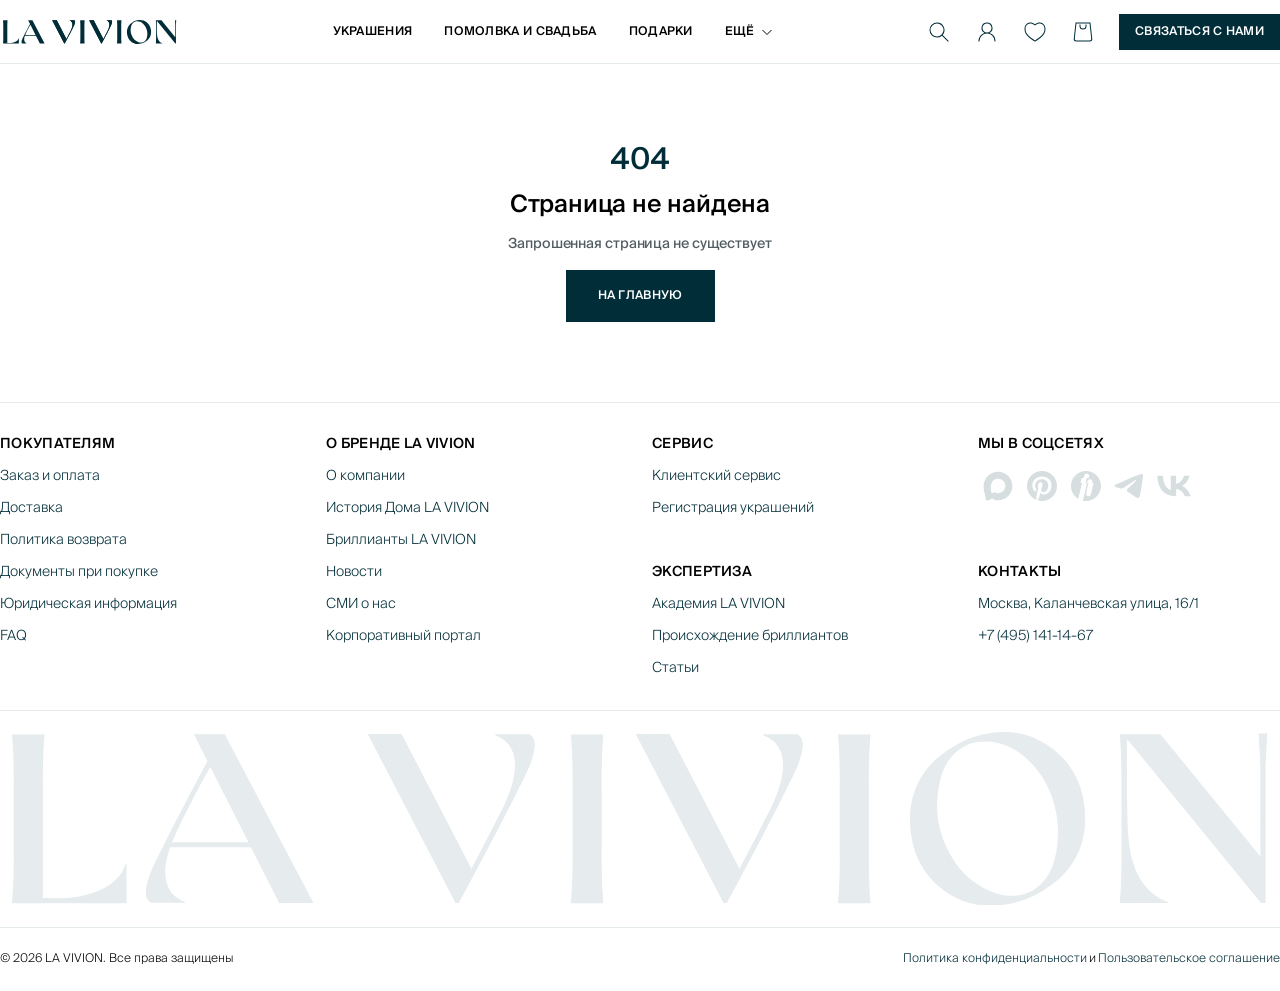
<file: 200.html>
<!DOCTYPE html><html  lang="ru"><head><meta charset="utf-8"><meta name="viewport" content="width=device-width, initial-scale=1"><script>document.documentElement.classList.add("js")</script><link rel="stylesheet" href="/_nuxt/entry.CvAPNg3i.css" crossorigin><link rel="preload" as="font" type="font/woff2" href="/fonts/suisse-intl/SuisseIntl-Book.woff2" crossorigin><link rel="preload" as="font" type="font/woff2" href="/fonts/suisse-intl/SuisseIntl-Medium.woff2" crossorigin><link rel="modulepreload" as="script" crossorigin href="/_nuxt/D23jeBC3.js"><script type="module" src="/_nuxt/D23jeBC3.js" crossorigin></script><link rel="icon" type="image/svg+xml" href="/favicon.svg"><meta name="robots" content="index, follow, max-image-preview:large, max-snippet:-1, max-video-preview:-1" /></head><body><div id="__nuxt"></div><div id="teleports"></div><script>window.__NUXT_SITE_CONFIG__={_priority:{env:-15,url:0},env:"production",url:"https:\u002F\u002Fimrd-works.github.io"}</script><script>window.__NUXT__={};window.__NUXT__.config={public:{apiBaseUrl:"/api",siteUrl:"https://imrd-works.github.io","nuxt-robots":{version:"6.1.2",isNuxtContentV2:false,debug:false,credits:true,groups:[{userAgent:["*"],disallow:[""],allow:[],contentUsage:[],contentSignal:[],_indexable:true,_rules:[],_normalized:true}],sitemap:["/sitemap.xml"],header:true,robotsEnabledValue:"index, follow, max-image-preview:large, max-snippet:-1, max-video-preview:-1",robotsDisabledValue:"noindex, nofollow",cacheControl:"max-age=14400, must-revalidate",botDetection:true,pageMetaRobots:{}}},app:{baseURL:"/",buildId:"e134c659-4f59-4eee-9478-7017c5c7fd88",buildAssetsDir:"/_nuxt/",cdnURL:""}}</script><script type="application/json" data-nuxt-data="nuxt-app" data-ssr="false" id="__NUXT_DATA__">[{"prerenderedAt":1,"serverRendered":2},1789140595618,false]</script></body></html>
</file>
<file: _nuxt/entry.CvAPNg3i.css>
:root{--color-neutral-0:#fff;--color-neutral-50:#fafafa;--color-neutral-100:#f1f4f5;--color-neutral-200:#e6ebed;--color-neutral-300:#d7dee0;--color-neutral-500:#9aa5a8;--color-neutral-700:#515c60;--color-neutral-900:#000;--color-brand-800:#002d38;--color-red-600:#c8102e;--color-metal-white-gold:radial-gradient(circle farthest-side at 50% 0,#cac8b9 50%,#c6c1b3 70%,#acaaa5 90%,#bab9b5 100%);--color-metal-yellow-gold:radial-gradient(circle farthest-side at 50% 0,#edc95e 50%,#e7c684 70%,#cdae84 90%,#d4ba96 100%);--color-metal-rose-gold:radial-gradient(circle farthest-side at 50% 0,#eba56f 50%,#e3a482 70%,#c59277 90%,#cea48d 100%);--color-metal-platinum:radial-gradient(circle farthest-side at 50% 0,#b9bec1 50%,#abb4ba 70%,#9a9fa2 90%,#aaaeb1 100%);--color-text-primary:var(--color-neutral-900);--color-text-secondary:var(--color-neutral-700);--color-text-tertiary:var(--color-neutral-500);--color-text-brand:var(--color-brand-800);--color-text-inverse:var(--color-neutral-0);--color-text-link:var(--color-brand-800);--color-text-decorative:var(--color-neutral-200);--color-bg-canvas:var(--color-neutral-0);--color-bg-surface:var(--color-neutral-0);--color-bg-surface-subtle:var(--color-neutral-50);--color-bg-surface-muted:var(--color-neutral-100);--color-bg-badge:var(--color-neutral-200);--color-border-subtle:var(--color-neutral-200);--color-border-default:var(--color-neutral-300);--color-border-brand:var(--color-brand-800);--color-border-focus:var(--color-brand-800);--color-action-primary-bg:var(--color-brand-800);--color-action-primary-fg:var(--color-neutral-0);--color-action-secondary-fg:var(--color-brand-800);--color-action-secondary-border:var(--color-neutral-300);--color-icon-favorite-active:var(--color-red-600);--color-swatch-white-gold:var(--color-metal-white-gold);--color-swatch-yellow-gold:var(--color-metal-yellow-gold);--color-swatch-rose-gold:var(--color-metal-rose-gold);--color-swatch-platinum:var(--color-metal-platinum);--color-overlay-subtle:hsla(0,0%,98%,0);--font-family-sans:"Suisse Intl","Helvetica Neue",Helvetica,Arial,sans-serif;--font-weight-light:300;--font-weight-regular:400;--font-weight-medium:500;--font-size-2xs:.625rem;--font-size-xs:.75rem;--font-size-s:.875rem;--font-size-xl:1.25rem;--font-size-2xl:1.5rem;--font-size-3xl:1.875rem;--line-height-2xs:.875rem;--line-height-xs:1rem;--line-height-s:1.125rem;--line-height-m:1.25rem;--line-height-l:1.375rem;--line-height-xl:1.625rem;--line-height-2xl:2rem;--letter-spacing-tighter:-.3px;--letter-spacing-tight:-.2px;--letter-spacing-snug:-.1px;--letter-spacing-normal:0;--letter-spacing-wide:.3px;--text-heading-xl-family:var(--font-family-sans);--text-heading-xl-size:var(--font-size-3xl);--text-heading-xl-weight:var(--font-weight-medium);--text-heading-xl-line-height:var(--line-height-2xl);--text-heading-xl-letter-spacing:var(--letter-spacing-tighter);--text-heading-xl-transform:none;--text-heading-l-family:var(--font-family-sans);--text-heading-l-size:var(--font-size-2xl);--text-heading-l-weight:var(--font-weight-medium);--text-heading-l-line-height:var(--line-height-xl);--text-heading-l-letter-spacing:var(--letter-spacing-tight);--text-heading-l-transform:none;--text-heading-m-family:var(--font-family-sans);--text-heading-m-size:var(--font-size-xl);--text-heading-m-weight:var(--font-weight-medium);--text-heading-m-line-height:var(--line-height-l);--text-heading-m-letter-spacing:var(--letter-spacing-snug);--text-heading-m-transform:none;--text-heading-s-family:var(--font-family-sans);--text-heading-s-size:var(--font-size-s);--text-heading-s-weight:var(--font-weight-medium);--text-heading-s-line-height:var(--line-height-s);--text-heading-s-letter-spacing:var(--letter-spacing-wide);--text-heading-s-transform:uppercase;--text-heading-xs-family:var(--font-family-sans);--text-heading-xs-size:var(--font-size-xs);--text-heading-xs-weight:var(--font-weight-medium);--text-heading-xs-line-height:var(--line-height-xs);--text-heading-xs-letter-spacing:var(--letter-spacing-wide);--text-heading-xs-transform:uppercase;--text-body-m-family:var(--font-family-sans);--text-body-m-size:var(--font-size-s);--text-body-m-weight:var(--font-weight-regular);--text-body-m-line-height:var(--line-height-m);--text-body-m-letter-spacing:var(--letter-spacing-snug);--text-body-m-transform:none;--text-body-m-light-family:var(--font-family-sans);--text-body-m-light-size:var(--font-size-s);--text-body-m-light-weight:var(--font-weight-light);--text-body-m-light-line-height:var(--line-height-m);--text-body-m-light-letter-spacing:var(--letter-spacing-normal);--text-body-m-light-transform:none;--text-body-m-medium-family:var(--font-family-sans);--text-body-m-medium-size:var(--font-size-s);--text-body-m-medium-weight:var(--font-weight-medium);--text-body-m-medium-line-height:var(--line-height-m);--text-body-m-medium-letter-spacing:var(--letter-spacing-normal);--text-body-m-medium-transform:none;--text-body-s-light-family:var(--font-family-sans);--text-body-s-light-size:var(--font-size-xs);--text-body-s-light-weight:var(--font-weight-light);--text-body-s-light-line-height:var(--line-height-xs);--text-body-s-light-letter-spacing:var(--letter-spacing-normal);--text-body-s-light-transform:none;--text-body-xs-light-family:var(--font-family-sans);--text-body-xs-light-size:var(--font-size-2xs);--text-body-xs-light-weight:var(--font-weight-light);--text-body-xs-light-line-height:var(--line-height-2xs);--text-body-xs-light-letter-spacing:var(--letter-spacing-normal);--text-body-xs-light-transform:none;--text-badge-family:var(--font-family-sans);--text-badge-size:var(--font-size-xs);--text-badge-weight:var(--font-weight-light);--text-badge-line-height:var(--line-height-xs);--text-badge-letter-spacing:var(--letter-spacing-tighter);--text-badge-transform:none;--spacing-0:0;--spacing-3xs:.125rem;--spacing-2xs:.25rem;--spacing-xs:.375rem;--spacing-s:.5rem;--spacing-m:.75rem;--spacing-l:1rem;--spacing-xl:1.25rem;--spacing-2xl:1.5rem;--spacing-3xl:2rem;--spacing-4xl:2.5rem;--spacing-5xl:5rem;--radius-none:0;--radius-full:9999px;--duration-fast:.12s;--duration-medium:.2s;--duration-slow:.32s;--duration-reveal:.35s;--ease-standard:cubic-bezier(.4,0,.2,1);--ease-decelerate:cubic-bezier(0,0,.2,1);--z-base:0;--z-docked:10;--z-dropdown:1000;--z-sticky:1100;--z-overlay:1200;--z-toast:1500}@font-face{font-display:swap;font-family:Suisse Intl;font-style:normal;font-weight:300;src:url(../fonts/suisse-intl/SuisseIntl-Light.woff2) format("woff2")}@font-face{font-display:swap;font-family:Suisse Intl;font-style:normal;font-weight:400;src:url(../fonts/suisse-intl/SuisseIntl-Book.woff2) format("woff2")}@font-face{font-display:swap;font-family:Suisse Intl;font-style:normal;font-weight:500;src:url(../fonts/suisse-intl/SuisseIntl-Medium.woff2) format("woff2")}*,:after,:before{box-sizing:border-box}*{margin:0;padding:0}html{-webkit-text-size-adjust:100%;-webkit-font-smoothing:antialiased;-moz-osx-font-smoothing:grayscale;text-rendering:optimizeLegibility}body{line-height:var(--line-height-normal);min-height:100svh}canvas,img,picture,video{display:block;height:auto;max-width:100%}svg{display:block}button,input,select,textarea{color:inherit;font:inherit}button{cursor:pointer}ol,ul{list-style:none}table{border-collapse:collapse;border-spacing:0}.fade-enter-active,.fade-leave-active{transition:opacity var(--duration-medium) var(--ease-standard)}.fade-enter-from,.fade-leave-to{opacity:0}body{background-color:var(--color-bg-canvas);color:var(--color-text-primary);font-family:var(--text-body-m-family);font-size:var(--text-body-m-size);font-weight:var(--text-body-m-weight);letter-spacing:var(--text-body-m-letter-spacing);line-height:var(--text-body-m-line-height);text-transform:var(--text-body-m-transform)}:focus-visible{border-radius:2px;outline:2px solid var(--color-border-focus);outline-offset:2px}a{color:inherit;text-decoration:none}::-moz-selection{background-color:var(--color-action-primary-bg);color:var(--color-text-inverse)}::selection{background-color:var(--color-action-primary-bg);color:var(--color-text-inverse)}@media(prefers-reduced-motion:reduce){*,:after,:before{animation-duration:.01ms!important;animation-iteration-count:1!important;scroll-behavior:auto!important;transition-duration:.01ms!important}}html.js .motion--pending{animation:motion-failsafe 1ms linear 8s forwards;opacity:0}@keyframes motion-failsafe{to{opacity:1}}@media(prefers-reduced-motion:reduce){html.js .motion--pending{opacity:1}}.icon[data-v-afbaca62]{color:inherit;display:block;flex-shrink:0}[data-v-8ffff50b]:root{--bp-xs:0;--bp-sm:480px;--bp-md:768px;--bp-lg:1024px;--bp-xl:1280px;--bp-2xl:1536px}.badge[data-v-8ffff50b]{align-items:flex-start;background:var(--color-bg-badge);color:var(--color-text-primary);display:inline-flex;font-family:var(--text-badge-family);font-size:var(--text-badge-size);font-weight:var(--text-badge-weight);gap:var(--spacing-3xs);letter-spacing:var(--text-badge-letter-spacing);line-height:var(--text-badge-line-height);padding:var(--spacing-3xs) var(--spacing-xs);text-transform:var(--text-badge-transform);white-space:nowrap}.badge--trademark[data-v-8ffff50b]{padding-right:var(--spacing-2xs)}.badge__mark[data-v-8ffff50b]{color:var(--color-text-primary)}[data-v-f509b991]:root{--bp-xs:0;--bp-sm:480px;--bp-md:768px;--bp-lg:1024px;--bp-xl:1280px;--bp-2xl:1536px}.btn[data-v-f509b991]{align-items:center;border:0;cursor:pointer;display:inline-flex;font-family:var(--text-heading-xs-family);font-size:var(--text-heading-xs-size);font-weight:var(--text-heading-xs-weight);gap:var(--spacing-2xs);justify-content:center;letter-spacing:var(--text-heading-xs-letter-spacing);line-height:var(--text-heading-xs-line-height);text-decoration:none;text-transform:var(--text-heading-xs-transform);transition:color var(--duration-fast) var(--ease-standard),background-color var(--duration-fast) var(--ease-standard),box-shadow var(--duration-fast) var(--ease-standard),opacity var(--duration-fast) var(--ease-standard);-webkit-user-select:none;-moz-user-select:none;user-select:none;white-space:nowrap}.btn--s[data-v-f509b991]{min-height:36px;padding:var(--spacing-s) var(--spacing-l)}.btn--l[data-v-f509b991]{min-height:52px;padding:var(--spacing-m) var(--spacing-3xl)}.btn--primary[data-v-f509b991]{background:var(--color-action-primary-bg);color:var(--color-action-primary-fg)}@media(hover:hover)and (pointer:fine){.btn--primary[data-v-f509b991]:hover{opacity:.9}}.btn--outline[data-v-f509b991]{background:transparent;box-shadow:inset 0 0 0 1px var(--color-action-secondary-border);color:var(--color-action-secondary-fg)}@media(hover:hover)and (pointer:fine){.btn--outline[data-v-f509b991]:hover{box-shadow:inset 0 0 0 1px var(--color-border-brand)}}.btn--link[data-v-f509b991],.btn--text[data-v-f509b991]{background:transparent;color:var(--color-text-brand);min-height:0}.btn--text[data-v-f509b991]{padding:0}.btn--link[data-v-f509b991]{box-shadow:inset 0 -1px 0 var(--color-border-brand);padding:var(--spacing-xs) var(--spacing-2xs)}.btn__suffix[data-v-f509b991]{align-self:flex-start;font-family:var(--text-body-xs-light-family);font-size:var(--text-body-xs-light-size);font-weight:var(--text-body-xs-light-weight);letter-spacing:var(--text-body-xs-light-letter-spacing);line-height:var(--text-body-xs-light-line-height);padding-block:1px;text-transform:var(--text-body-xs-light-transform)}.btn[data-v-f509b991]:disabled,.btn[aria-disabled=true][data-v-f509b991]{cursor:not-allowed;opacity:.5;pointer-events:none}[data-v-96aa0113]:root{--bp-xs:0;--bp-sm:480px;--bp-md:768px;--bp-lg:1024px;--bp-xl:1280px;--bp-2xl:1536px}.container[data-v-96aa0113]{margin-inline:auto;max-width:1920px;padding-inline:clamp(var(--spacing-l),var(--spacing-l) + (var(--spacing-2xl) - var(--spacing-l)) * (100vw - 480px)/(1024px - 480px),var(--spacing-2xl));width:100%}.divider[data-v-1fa33ada]{border:0;height:0;margin:0;overflow:visible;position:relative}.divider[data-v-1fa33ada]:before{background:var(--color-border-subtle);content:"";height:1px;inset-inline:0;position:absolute;top:0}[data-v-8900cab7]:root{--bp-xs:0;--bp-sm:480px;--bp-md:768px;--bp-lg:1024px;--bp-xl:1280px;--bp-2xl:1536px}.icon-button[data-v-8900cab7]{align-items:center;-webkit-appearance:none;-moz-appearance:none;appearance:none;background:none;border:0;color:inherit;color:var(--color-text-brand);cursor:pointer;display:flex;font:inherit;height:var(--icon-button-size);justify-content:center;padding:0;transition:opacity var(--duration-fast) var(--ease-standard);width:var(--icon-button-size)}@media(hover:hover)and (pointer:fine){.icon-button[data-v-8900cab7]:hover{opacity:.7}}.logo[data-v-98d99744]{color:inherit;display:block;height:auto;width:100%}[data-v-175017ad]:root{--bp-xs:0;--bp-sm:480px;--bp-md:768px;--bp-lg:1024px;--bp-xl:1280px;--bp-2xl:1536px}.modal[data-v-175017ad]{background:transparent;border:0;color:var(--color-text-primary);margin:auto;padding:0;width:min(480px,100% - var(--spacing-3xl))}.modal[data-v-175017ad]::backdrop{background:#002d3866}.modal[open][data-v-175017ad]{animation:modal-appear-175017ad var(--duration-medium) var(--ease-decelerate)}.modal__panel[data-v-175017ad]{background:var(--color-bg-surface);padding:var(--spacing-3xl);position:relative}.modal__close[data-v-175017ad]{position:absolute;right:var(--spacing-m);top:var(--spacing-m)}.modal__body[data-v-175017ad]{color:var(--color-text-secondary);font-family:var(--text-body-m-family);font-size:var(--text-body-m-size);font-weight:var(--text-body-m-weight);letter-spacing:var(--text-body-m-letter-spacing);line-height:var(--text-body-m-line-height);text-transform:var(--text-body-m-transform)}@keyframes modal-appear-175017ad{0%{opacity:0;transform:translateY(8px)}}[data-v-697d79b4]:root{--bp-xs:0;--bp-sm:480px;--bp-md:768px;--bp-lg:1024px;--bp-xl:1280px;--bp-2xl:1536px}.section-error[data-v-697d79b4]{align-items:center;box-shadow:inset 0 1px 0 var(--color-border-subtle),inset 0 -1px 0 var(--color-border-subtle);display:flex;flex-direction:column;gap:var(--spacing-l);justify-content:center;min-height:200px;padding:var(--spacing-2xl);text-align:center}.section-error__message[data-v-697d79b4]{color:var(--color-text-secondary);font-family:var(--text-body-m-family);font-size:var(--text-body-m-size);font-weight:var(--text-body-m-weight);letter-spacing:var(--text-body-m-letter-spacing);line-height:var(--text-body-m-line-height);margin:0;text-transform:var(--text-body-m-transform)}.skeleton[data-v-8068f901]{background:var(--color-bg-surface-muted);display:block;overflow:hidden;position:relative;width:100%}.skeleton[data-v-8068f901]:after{animation:skeleton-sheen-8068f901 1.4s var(--ease-standard) infinite;background:linear-gradient(90deg,transparent,var(--color-bg-surface),transparent);content:"";inset:0;opacity:.6;position:absolute;transform:translate(-100%)}@keyframes skeleton-sheen-8068f901{to{transform:translate(100%)}}
</file>
<file: _nuxt/ContactRequestButton.Bcd_uVgH.css>
.contact-request[data-v-509fb30b]{display:grid;margin:0;min-height:120px;place-items:center;text-align:center}
</file>
